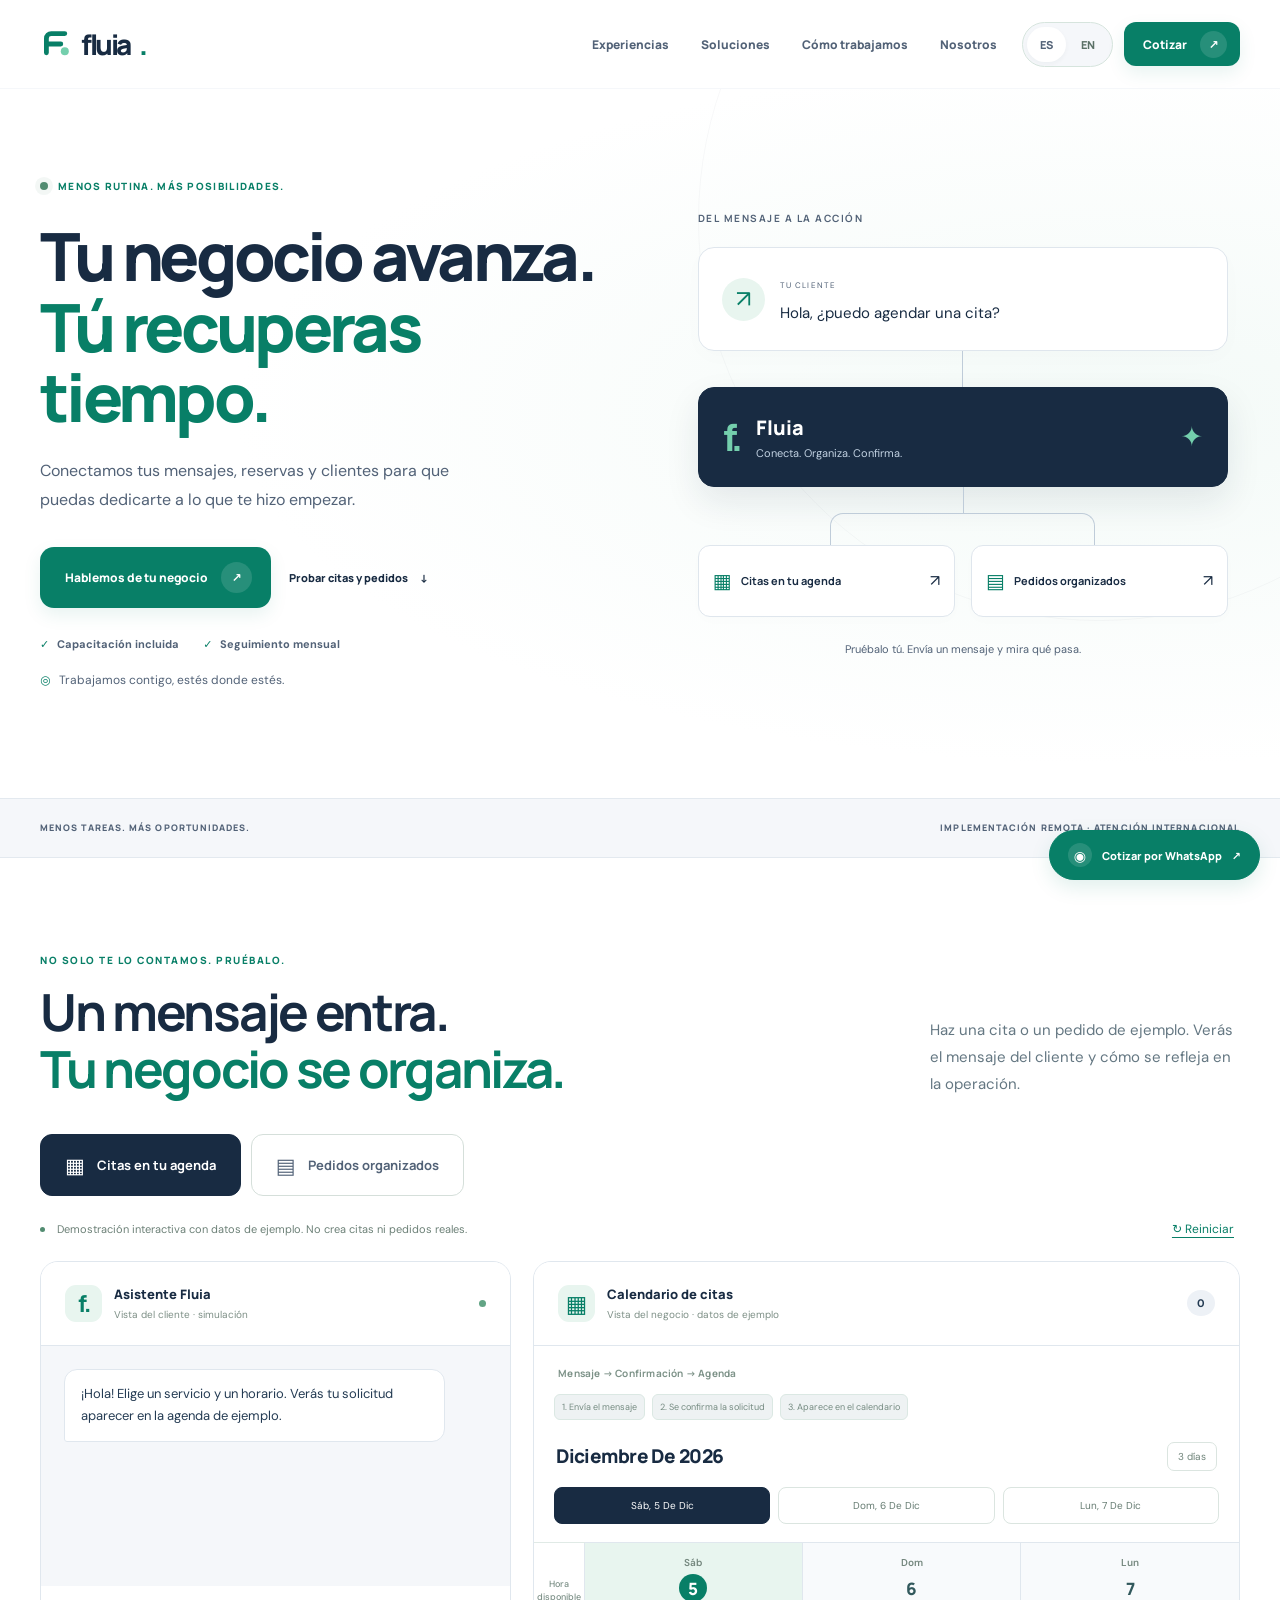
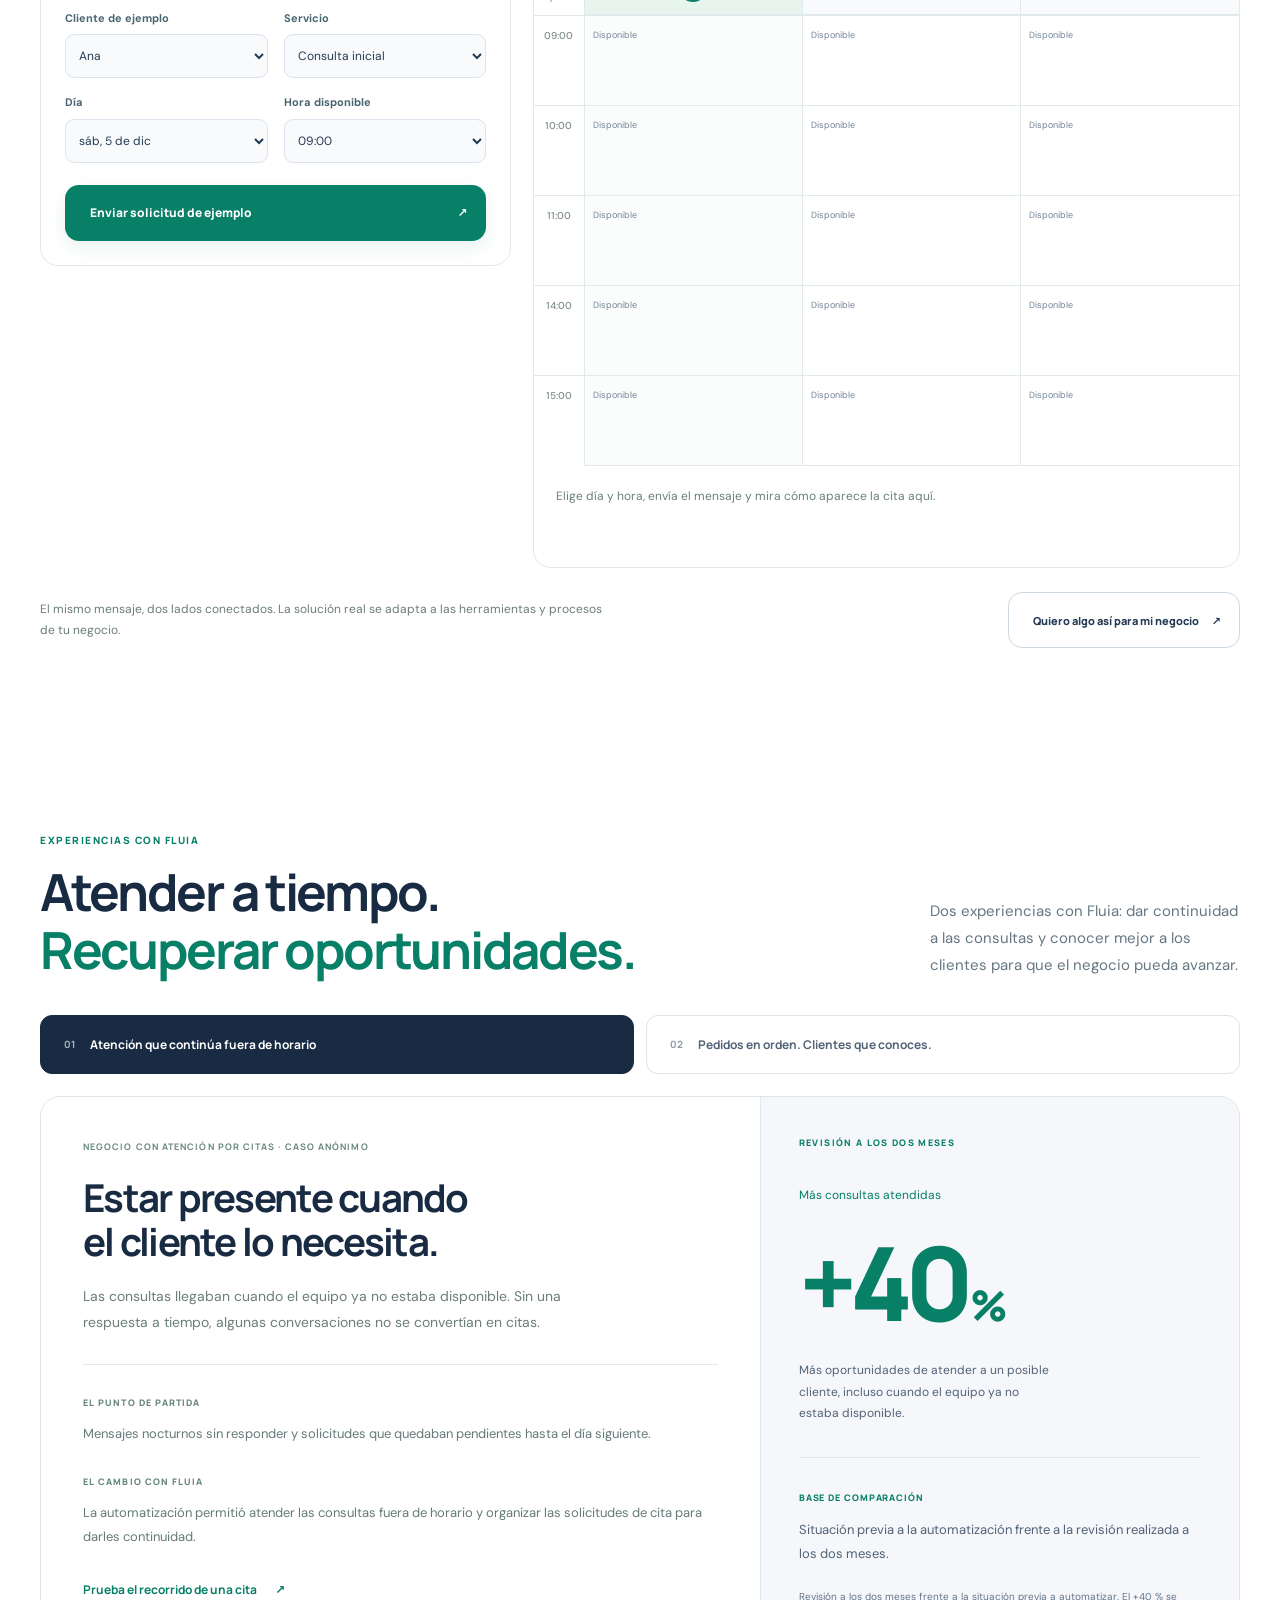
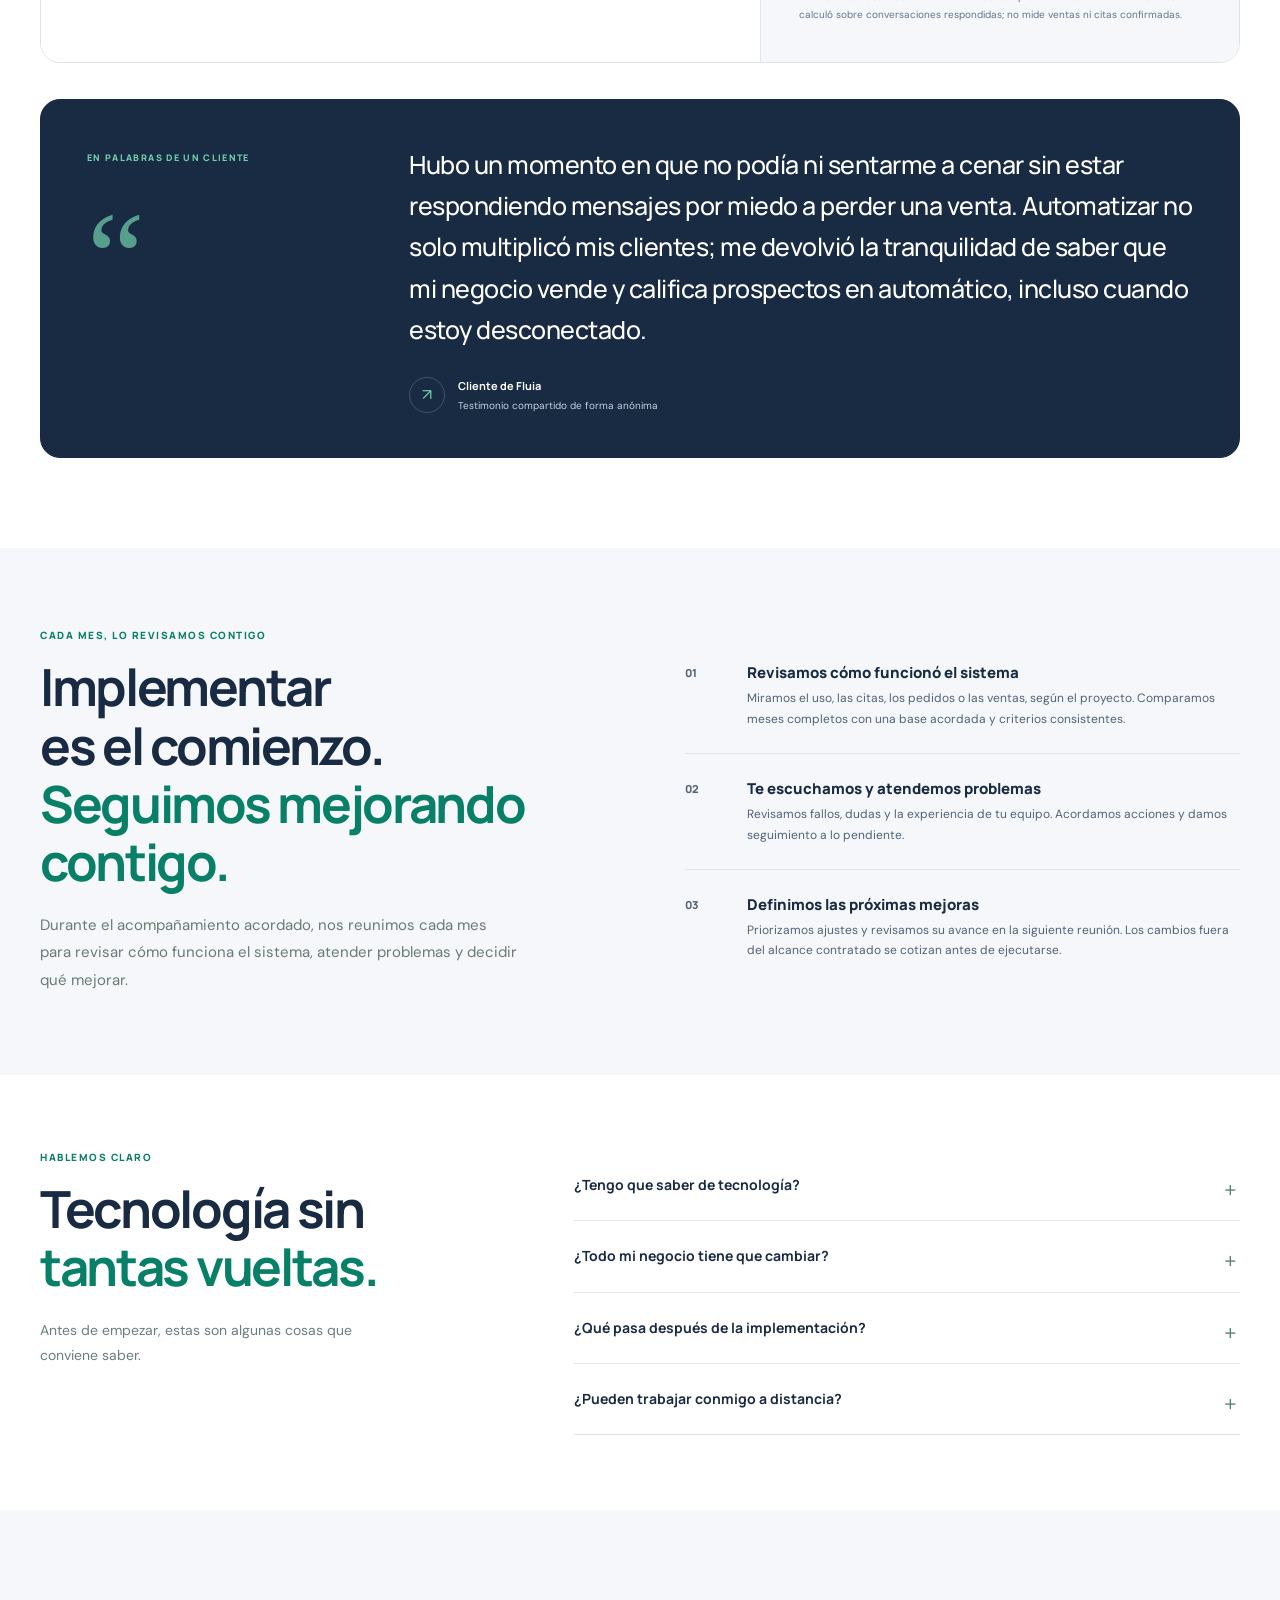
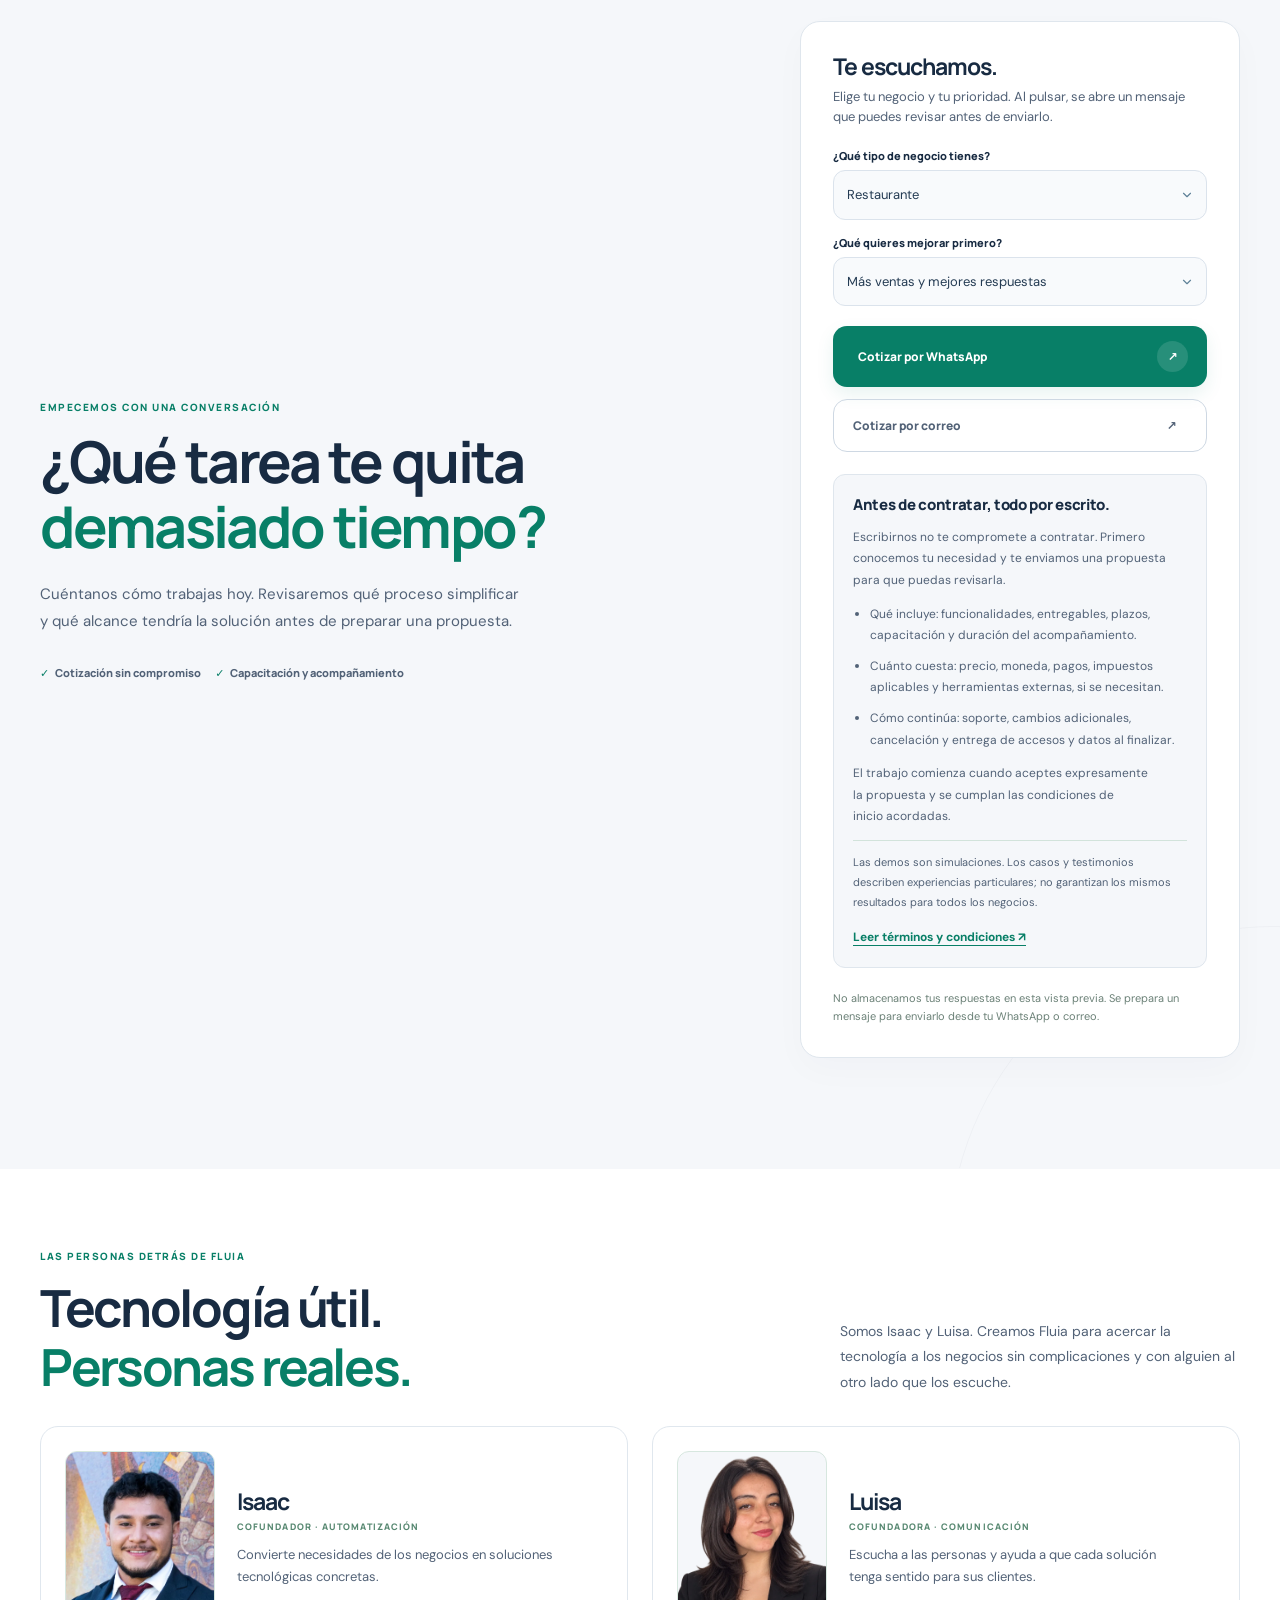
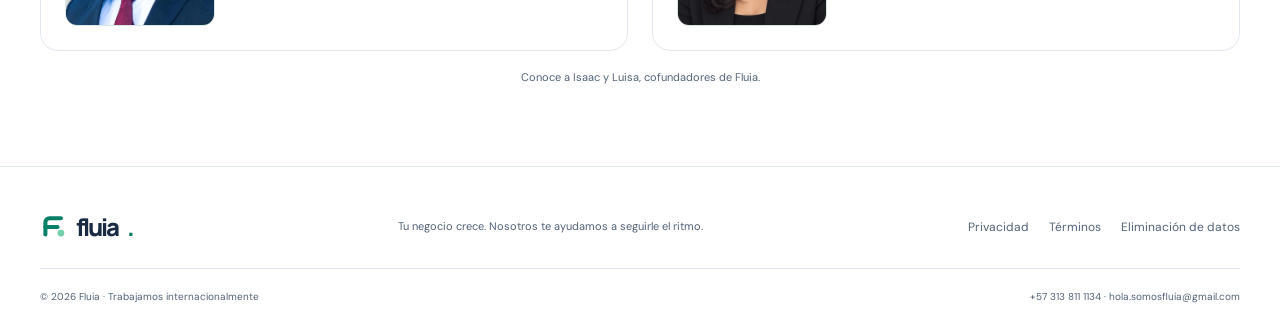
<file: index.html>
<!DOCTYPE html>
<html lang="es">
<head>
<meta charset="UTF-8"/><meta name="viewport" content="width=device-width,initial-scale=1"/>
<meta name="theme-color" content="#ffffff"/>
<meta name="description" content="Fluia: automatización que ayuda a vender más, organizar a tus clientes y recuperar tiempo. Implementación internacional, capacitación y acompañamiento mensual."/>
<title>Fluia — Automatización para negocios</title>
<link rel="preconnect" href="https://fonts.googleapis.com"><link rel="preconnect" href="https://fonts.gstatic.com" crossorigin>
<link href="https://fonts.googleapis.com/css2?family=DM+Sans:wght@400;500;600;700&family=Manrope:wght@400;500;600;700;800&display=swap" rel="stylesheet">
<style>
:root{--ink:#102d44;--navy:#09283d;--blue:#247cb9;--sky:#8cddfc;--mint:#b5eed3;--pale:#f5faff;--white:#fff;--gray:#5f7b8d;--line:#dbe8f1;--radius:27px;--font:'Manrope',system-ui,sans-serif;--body:'DM Sans',system-ui,sans-serif}
*{box-sizing:border-box}html{scroll-behavior:smooth;scroll-padding-top:95px}body{margin:0;background:#f6faff;color:var(--ink);font:16px/1.5 var(--body);overflow-x:hidden}body::selection{background:#b1eafd}h1,h2,h3,p{margin:0}h1,h2,h3{font-family:var(--font);line-height:1.08;letter-spacing:-.06em}a{text-decoration:none;color:inherit}button,select{font:inherit}button{cursor:pointer}button:focus-visible,a:focus-visible,select:focus-visible{outline:3px solid #5bc6ff;outline-offset:3px}.wrap{width:min(1210px,calc(100% - 64px));margin:auto}.small-cap{font:800 11px/1.5 var(--font);letter-spacing:.18em;text-transform:uppercase}.muted{color:#67849a}.btn{display:inline-flex;align-items:center;justify-content:center;gap:13px;border:1px solid transparent;border-radius:999px;padding:14px 18px 14px 24px;min-height:56px;font:800 13px var(--font);white-space:nowrap;transition:transform .25s,box-shadow .25s,background .25s,filter .25s;text-align:center}.btn:hover{transform:translateY(-3px)}.btn svg{flex:none}.btn .circle-arrow{width:31px;height:31px;display:grid;place-items:center;border-radius:50%;background:#ffffff28;transition:transform .25s}.btn:hover .circle-arrow{transform:rotate(45deg)}.btn-blue{background:#318fd4;color:#fff;box-shadow:0 15px 28px #0871af3d}.btn-blue:hover{background:#2077bc;box-shadow:0 19px 30px #0871af5b}.btn-white{background:white;color:var(--navy)}.btn-white .circle-arrow{background:#eaf5fd}.btn-outline{border-color:#b6d2e4;background:transparent;color:var(--ink)}.btn-outline:hover{background:white}.btn-mint{background:var(--mint);color:#133d44}.btn-mint .circle-arrow{background:#3a805f26}.accent{color:var(--sky)}.colorblue{color:var(--blue)}.green{color:var(--mint)}
/* header */
.header{position:sticky;top:0;z-index:60;background:rgba(247,251,255,.92);backdrop-filter:blur(20px);border-bottom:1px solid #dceaf269}.header .wrap{height:78px;display:flex;align-items:center;gap:25px}.brand{display:inline-flex;align-items:center;gap:9px;font:800 28px var(--font);letter-spacing:-.085em;line-height:1}.brand-symbol{height:32px;width:32px}.brand i{font-style:normal;color:#318fd4}.nav{margin-left:auto;display:flex;align-items:center;gap:32px}.nav a{font:800 12px var(--font);color:#58748a;transition:color .2s}.nav a:hover{color:#277cc0}.actions{display:flex;align-items:center;gap:11px}.languages{border:1px solid #cfe4f1;display:flex;gap:2px;background:#eaf5fc;padding:4px;border-radius:999px}.languages button{border:0;border-radius:999px;color:#6888a0;font:800 11px var(--font);padding:10px 13px;background:transparent;transition:.23s}.languages button[aria-pressed=true]{background:white;color:#1d73ad;box-shadow:0 3px 9px #134f7c22}.navquote{min-height:43px;padding:7px 12px 7px 18px;font-size:11px}.navquote .circle-arrow{width:27px;height:27px}.burger{display:none;border:1px solid #d4e5ef;background:white;border-radius:13px;width:43px;height:43px;font-size:20px;color:var(--ink)}.mobile-menu{display:none}
/* hero */
.hero{position:relative;background:#0a283d;color:white;min-height:730px;isolation:isolate;overflow:hidden}.hero:before{position:absolute;content:"";inset:0;background:radial-gradient(circle at 86% 26%,#2b94ca2b,transparent 35%),radial-gradient(circle at 4% 100%,#34b6da18,transparent 45%);z-index:-2}.hero:after{position:absolute;content:"";right:-265px;top:-340px;width:800px;height:800px;border:1px solid #90c8eb26;border-radius:50%;box-shadow:0 0 0 95px #c1eaff05,0 0 0 190px #c1eaff05;z-index:-1}.hero-layout{display:grid;grid-template-columns:1.04fr .96fr;gap:48px;align-items:center;padding:105px 0 91px}.hero-kicker{display:flex;align-items:center;gap:12px;color:#c4ebff;font:800 11px var(--font);letter-spacing:.15em;text-transform:uppercase;margin-bottom:25px}.live-dot{display:inline-block;height:8px;width:8px;background:#b4edd2;border-radius:50%;box-shadow:0 0 0 5px #b4edd215}.hero h1{font-size:clamp(48px,5.45vw,82px);font-weight:800;max-width:700px;line-height:1.035}.hero h1 span{color:#86d7fa}.hero p{color:#bbd1df;margin-top:23px;font-size:16px;line-height:1.75;max-width:540px}.hero-ctas{display:flex;gap:10px;align-items:center;flex-wrap:wrap;margin-top:31px}.ghost-hero{font:800 12px var(--font);display:inline-flex;align-items:center;gap:12px;padding:15px;color:#d3eafb;transition:.2s}.ghost-hero:hover{color:white;transform:translateX(3px)}.proof-points{display:flex;gap:22px;flex-wrap:wrap;margin-top:31px;color:#bdd3df;font-size:11px;font-weight:700}.proof-points span{display:flex;gap:8px;align-items:center}.proof-points b{color:#9fe7dc;font-weight:900}.hero-orbit{position:relative;min-width:0}.orbit-tag{font:800 10px var(--font);color:#b2e6ff;letter-spacing:.13em;text-transform:uppercase;text-align:right;margin-bottom:12px;padding-right:10px}.demo-device{position:relative;border:1px solid #add9f06b;border-radius:24px;box-shadow:0 34px 70px #031d31a6,0 0 85px #2c9dda1a;overflow:hidden;background:#f9fcff;color:#133c57;transform:rotate(1.3deg);transition:transform .4s}.demo-device:hover{transform:rotate(0deg) translateY(-2px)}.devicebar{height:50px;background:#fff;border-bottom:1px solid #e3eef5;display:flex;align-items:center;gap:10px;padding:0 17px}.device-dots{display:flex;gap:5px}.device-dots i{height:7px;width:7px;border-radius:50%;background:#dbe8f2}.device-dots i:first-child{background:#8fc9f0}.devicebar strong{font:800 11px var(--font);margin-left:auto}.devicebar strong span{color:#2c91d2}.device-inner{padding:18px;display:grid;grid-template-columns:1.14fr .86fr;gap:13px}.device-title{font:800 10px var(--font);display:flex;justify-content:space-between;gap:8px;align-items:center;margin-bottom:14px}.mini-tag{padding:5px 9px;background:#eef1f2;color:#1c774c;font:800 9px var(--font);border-radius:90px}.conversation{background:white;border-radius:16px;border:1px solid #e2edf4;padding:14px;min-height:304px}.chat-line{font-size:11px;line-height:1.6;padding:11px 12px;margin:0 0 11px;border-radius:13px 13px 13px 3px;background:#edf5fa;opacity:0;transform:translateY(8px);transition:.4s;max-width:93%;color:#45647a}.chat-line.from-fluia{border-radius:13px 13px 3px 13px;background:#daf1ff;color:#1c638d;margin-left:auto}.chat-line.from-sale{background:#e4efea;color:#2c6d4e;font-weight:800}.chat-line.shown{opacity:1;transform:translateY(0)}.flow-steps{display:flex;flex-direction:column;gap:9px}.step{background:white;border-radius:14px;padding:12px;border:1px solid #e3edf5;display:flex;gap:9px;align-items:flex-start;transition:.25s;opacity:.58}.step.on{opacity:1;border-color:#b5e0f9;background:#eaf8ff;transform:translateX(-2px)}.step .ico{width:29px;height:29px;border-radius:10px;background:#e9f6fc;color:#3486b7;display:grid;place-items:center;flex:none;font-size:14px}.step strong{display:block;font:800 10px var(--font);line-height:1.4}.step small{display:block;font:600 9px var(--body);color:#8399a6;margin-top:2px;line-height:1.4}.device-footer{border-top:1px solid #e7eef5;background:#f1f8fe;padding:12px 16px;display:flex;align-items:center;gap:8px;flex-wrap:wrap}.tab{font:800 10px var(--font);border-radius:90px;border:1px solid #cbdfea;background:white;padding:8px 11px;color:#627c8f;transition:.2s}.tab[aria-pressed=true]{background:#1d6eaa;color:white;border-color:#1d6eaa}.reset-demo{font:800 10px var(--font);border:0;background:transparent;color:#2679b1;margin-left:auto}.floating-mint{position:absolute;right:-24px;bottom:-24px;transform:rotate(-3deg);display:flex;gap:10px;align-items:center;background:#dae8e2;color:#1b5364;box-shadow:0 19px 35px #001c2c83;padding:13px 16px;border-radius:15px;font:800 11px var(--font);max-width:260px}.floating-mint .emoji{font-size:21px}.hero-stripe{border-top:1px solid #88c7e629}.hero-stripe .wrap{min-height:51px;display:flex;justify-content:space-between;align-items:center;gap:16px;color:#bcd6e4;font:800 10px var(--font);letter-spacing:.12em;text-transform:uppercase}.hero-stripe b{color:#c7f2de}
/* results */
.results{background:#fff;padding:103px 0 108px}.section-header{display:flex;align-items:end;justify-content:space-between;gap:45px;margin-bottom:43px}.section-header h2{font-size:clamp(38px,4.6vw,64px);max-width:680px;margin-top:14px}.section-header p{color:#658296;font-size:15px;line-height:1.75;max-width:345px}.eyebrow{font:800 11px var(--font);color:#287cb8;letter-spacing:.18em;text-transform:uppercase}.result-grid{display:grid;grid-template-columns:1.1fr .9fr;gap:17px}.metric-card{position:relative;min-height:355px;border-radius:27px;padding:32px;overflow:hidden;display:flex;flex-direction:column;justify-content:space-between;isolation:isolate}.metric-card.dark{background:#12364f;color:white}.metric-card.light{background:#def2ff;color:#143953}.metric-card:after{content:"";position:absolute;width:410px;height:410px;border:1px solid #9bdaff58;border-radius:50%;bottom:-285px;right:-100px;box-shadow:0 0 0 70px #71c9fa12,0 0 0 140px #71c9fa0d;z-index:-1}.card-head{display:flex;justify-content:space-between;gap:10px;align-items:center;font:800 10px var(--font);letter-spacing:.14em;text-transform:uppercase}.verified{border-radius:99px;border:1px solid currentColor;opacity:.75;font-size:9px;padding:7px 10px;letter-spacing:.04em}.metric-number{font:800 clamp(79px,9vw,136px)/1 var(--font);letter-spacing:-.10em}.dark .metric-number{color:#9ce3ff}.light .metric-number{color:#247cb9}.metric-bottom{display:flex;align-items:end;justify-content:space-between;gap:20px}.metric-bottom strong{font:800 18px var(--font);letter-spacing:-.04em;max-width:260px}.metric-bottom small{font-size:11px;max-width:160px;line-height:1.6;text-align:right;opacity:.8}.result-footer{margin-top:16px;background:#f1f7fb;border:1px solid #e0ecf3;border-radius:20px;padding:17px 21px;display:flex;align-items:center;gap:20px}.result-footer p{font-size:13px;color:#617c8f;flex:1}.result-footer b{color:#173c57}.result-footer .btn{min-height:43px;padding:7px 11px 7px 17px;font-size:11px}.result-footer .circle-arrow{width:27px;height:27px}
/* what we do */
.sectors{padding:110px 0;background:#f3f9fe}.sectors .section-header{margin-bottom:34px}.sector-options{display:flex;flex-wrap:wrap;gap:9px;margin-bottom:25px}.sector-options button{border:1px solid #cbdfed;border-radius:999px;background:#fff;padding:12px 17px;color:#5c788b;font:800 12px var(--font);transition:.23s}.sector-options button[aria-pressed=true]{color:white;border-color:#164a6d;background:#164a6d;box-shadow:0 9px 18px #164a6d1d}.sector-panel{display:grid;grid-template-columns:.89fr 1.11fr;background:#fff;border:1px solid #d9e9f4;border-radius:29px;overflow:hidden;box-shadow:0 18px 48px #1c729516}.sector-copy{padding:42px}.sector-copy .eyebrow{font-size:10px}.sector-copy h3{font-size:clamp(28px,3.2vw,43px);margin:17px 0 15px}.sector-copy p{font-size:14px;line-height:1.8;color:#69869a;max-width:400px;margin-bottom:26px}.sector-visual{position:relative;background:linear-gradient(143deg,#dff4ff,#cde9f9);padding:36px;display:flex;align-items:center;justify-content:center;overflow:hidden}.sector-visual:before{content:"";position:absolute;top:-140px;right:-120px;width:400px;height:400px;border-radius:50%;background:#ffffff72}.sector-visual:after{content:"";position:absolute;left:-180px;bottom:-220px;width:450px;height:450px;border-radius:50%;border:1px solid #85c9ef}.stack{width:min(380px,100%);display:flex;flex-direction:column;gap:12px;position:relative;z-index:1}.stack-item{display:flex;align-items:center;gap:15px;background:#fff;box-shadow:0 12px 30px #2776a321;border-radius:16px;padding:17px 18px;transition:.35s}.stack-item:nth-child(2){transform:translateX(23px)}.stack-item:nth-child(3){transform:translateX(46px)}.stack-icon{height:39px;width:39px;background:#e4f5ff;border-radius:13px;display:grid;place-items:center;color:#217eb8;font-size:17px;flex:none}.stack-item strong{font:800 12px var(--font);display:block}.stack-item small{display:block;font-size:11px;color:#7b98a7;margin-top:3px}.service-cloud{display:flex;flex-wrap:wrap;gap:8px;margin-top:20px}.service-cloud span{font-size:11px;font-weight:800;padding:9px 13px;background:#e7f3fb;border:1px solid #d9e9f4;border-radius:999px;color:#47728c}
/* loyalty / support */
.loyalty{background:#fff;padding:111px 0}.loyalty-grid{display:grid;grid-template-columns:1fr 1fr;gap:90px;align-items:center}.loyalty h2,.support h2{font-size:clamp(39px,4.5vw,62px);margin:15px 0 21px}.loyalty p,.support p{font-size:15px;color:#6b879a;line-height:1.85;max-width:490px}.loyalty .btn{margin-top:26px}.loop-display{border:1px solid #d8eaf4;background:#f3faff;border-radius:28px;padding:23px;display:grid;gap:11px;position:relative;overflow:hidden}.loop-display:before{content:"";position:absolute;right:-80px;top:-80px;width:230px;height:230px;border-radius:50%;background:#c8edff86}.loop-row{position:relative;background:white;border:1px solid #e4eef4;border-radius:17px;padding:17px;display:flex;align-items:center;gap:13px;box-shadow:0 12px 25px #0f52780c}.loop-row i{font-style:normal;display:grid;place-items:center;height:38px;width:38px;border-radius:13px;background:#e5f5fe;color:#2b88c1}.loop-row strong{font:800 13px var(--font)}.loop-row span{color:#7b97a6;font-size:11px;margin-left:auto}.loop-row:nth-child(3){margin-left:25px}.loop-row:nth-child(4){margin-left:50px;background:#e7f1ed;border-color:#b5ebd1}.loop-disclaimer{color:#7895a5;font-size:10px;margin-top:5px}.support{background:#d9f0ff;padding:95px 0}.support-grid{display:grid;grid-template-columns:1fr 1fr;gap:90px;align-items:center}.support .eyebrow{color:#226f9b}.support-steps{display:grid;gap:0}.support-step{display:grid;grid-template-columns:50px 1fr;gap:12px;align-items:start;padding:20px 0;border-bottom:1px solid #a3cbe46c}.support-step:last-child{border-bottom:0}.support-step .num{font:800 11px var(--font);color:#267db7;padding-top:3px}.support-step strong{font:800 15px var(--font);display:block}.support-step small{color:#507c98;font-size:12px;line-height:1.7;display:block;margin-top:5px}
/* quote */
.quote{background:#0b2b41;color:white;padding:112px 0;position:relative;overflow:hidden}.quote:before{content:"";position:absolute;width:650px;height:650px;border-radius:50%;right:-320px;bottom:-410px;border:1px solid #93e2ff3b;box-shadow:0 0 0 80px #93e2ff07,0 0 0 160px #93e2ff05;pointer-events:none}.quote-grid{display:grid;grid-template-columns:1fr 440px;gap:90px;align-items:center;position:relative}.quote h2{font-size:clamp(42px,5vw,65px);margin:15px 0 21px}.quote p{color:#c3d7e2;font-size:15px;line-height:1.8;max-width:480px}.quote-points{display:flex;gap:14px;flex-wrap:wrap;margin-top:30px;font:800 11px var(--font);color:#b8e7eb}.quote-points span{display:flex;align-items:center;gap:6px}.form-card{background:white;color:#173b54;padding:27px;border-radius:25px;box-shadow:0 23px 50px #0315225a}.form-card h3{font-size:23px;margin-bottom:8px}.form-card p{font-size:12px;color:#668597;margin-bottom:22px;line-height:1.5}.form-card label{display:block;margin-bottom:7px;font:800 11px var(--font)}.form-card select{width:100%;appearance:none;border-radius:12px;border:1px solid #d7e5ef;background:#f7fbff;padding:14px 35px 14px 13px;color:#274c62;font-size:12px;margin-bottom:15px;background-image:url('data:image/svg+xml,%3Csvg xmlns="http://www.w3.org/2000/svg" width="14" height="14" viewBox="0 0 24 24" fill="none" stroke="%235e8198" stroke-width="2" stroke-linecap="round" stroke-linejoin="round"%3E%3Cpath d="m6 9 6 6 6-6"/%3E%3C/svg%3E');background-repeat:no-repeat;background-position:right 12px center}.form-card .btn{width:100%;min-height:54px;margin-top:5px;justify-content:space-between}.form-card .btn-outline{margin-top:9px;min-height:45px;padding:10px 19px}.form-disclaimer{font-size:10px;color:#7d98a6;margin-top:14px;line-height:1.6}
/* founders */
.people{background:#f8fbff;padding:109px 0 95px}.people-head{display:flex;justify-content:space-between;align-items:end;gap:35px;margin-bottom:30px}.people-head h2{font-size:clamp(39px,4vw,56px);margin-top:15px}.people-head p{font-size:14px;line-height:1.8;color:#668499;max-width:400px}.people-grid{display:grid;grid-template-columns:1fr 1fr;gap:16px}.person{padding:15px;background:white;border:1px solid #deebf3;border-radius:22px;display:flex;align-items:center;gap:19px}.portrait{width:140px;height:156px;flex:none;border-radius:18px;background:linear-gradient(180deg,#f6fbff,#e9f4fb);display:grid;place-items:center;position:relative;overflow:hidden;border:1px solid #d9eaf4}.portrait img{width:100%;height:100%;object-fit:cover;object-position:center top;display:block}.portrait.transparent{background:linear-gradient(180deg,#eef8ff,#ddeef8)}.person h3{font-size:23px;margin-bottom:6px}.person .role{font:800 9px var(--font);color:#348abb;letter-spacing:.1em;text-transform:uppercase;display:block;margin-bottom:10px}.person p{font-size:12px;line-height:1.7;color:#69879b;max-width:330px}.people-note{margin-top:18px;color:#7892a4;font-size:11px;text-align:center}
/* footer */
.footer{background:#071f2f;color:#d7eaf5;padding:35px 0 22px}.foot-row{display:flex;align-items:center;justify-content:space-between;gap:25px;padding-bottom:25px;border-bottom:1px solid #94cae51f}.foot-row .brand{font-size:24px}.foot-row .brand-symbol{width:27px}.foot-row p{font-size:11px;color:#a2bdcc}.foot-links{display:flex;flex-wrap:wrap;gap:20px;font-size:11px}.foot-links a:hover{color:#8bd7ff}.foot-bottom{display:flex;justify-content:space-between;gap:20px;align-items:center;padding-top:20px;font-size:10px;color:#799cb0}.float-wa{position:fixed;right:20px;bottom:20px;z-index:59;background:#c8f2de;color:#173a3e;box-shadow:0 10px 34px #092d3d3d;border:1px solid #93e3bd;border-radius:100px;padding:12px 16px;display:flex;align-items:center;gap:10px;font:800 11px var(--font);transition:transform .25s}.float-wa:hover{transform:translateY(-3px)}.float-wa .bubble-mark{background:#2f9163;color:white;border-radius:50%;display:grid;place-items:center;height:24px;width:24px;font-size:14px}.sr-only{position:absolute;width:1px;height:1px;overflow:hidden;clip:rect(0,0,0,0)}
@media(max-width:1020px){.nav{gap:16px}.nav a{font-size:10px}.hero-layout{gap:25px}.hero h1{font-size:clamp(45px,5.1vw,69px)}.demo-device{transform:none}.floating-mint{right:-8px}.quote-grid{gap:40px;grid-template-columns:1fr 390px}.loyalty-grid,.support-grid{gap:42px}}
@media(max-width:780px){.wrap{width:min(100% - 36px,650px)}.header .wrap{height:70px;gap:12px}.nav,.navquote{display:none}.actions{margin-left:auto}.burger{display:block}.mobile-menu{display:none;background:#f8fcff;border-top:1px solid #e0edf5;padding:15px 20px 22px}.mobile-menu.open{display:grid;gap:6px}.mobile-menu a{padding:12px;font:800 13px var(--font);border-radius:12px;background:#edf7ff}.hero{min-height:0}.hero-layout{grid-template-columns:1fr;gap:48px;padding:70px 0 60px}.hero h1{font-size:clamp(43px,8.7vw,73px)}.hero p{font-size:14px}.hero-orbit{max-width:540px;margin:auto;width:100%}.hero-stripe .wrap{justify-content:center;text-align:center}.hero-stripe .wrap span:last-child{display:none}.section-header,.people-head{display:block}.section-header p,.people-head p{margin-top:18px}.results,.sectors,.loyalty,.support,.quote,.people{padding:77px 0}.result-grid,.sector-panel,.loyalty-grid,.support-grid,.quote-grid,.people-grid{grid-template-columns:1fr}.metric-card{min-height:290px}.metric-number{font-size:clamp(80px,16vw,120px)}.result-footer{align-items:flex-start;flex-wrap:wrap}.sector-visual{min-height:285px}.sector-copy{padding:28px}.loyalty-grid,.support-grid,.quote-grid{gap:35px}.quote-grid{grid-template-columns:1fr}.form-card{max-width:530px;width:100%}.foot-row{flex-wrap:wrap}.foot-links{gap:12px}.person .portrait{width:130px}}
@media(max-width:470px){.brand{font-size:23px}.brand-symbol{height:27px;width:27px}.languages{padding:3px}.languages button{padding:9px 10px}.hero-layout{padding:59px 0 45px;gap:40px}.hero h1{font-size:clamp(42px,11vw,57px);letter-spacing:-.065em}.hero-ctas{gap:4px}.btn{min-height:50px;padding:10px 12px 10px 16px;font-size:11px}.btn .circle-arrow{width:27px;height:27px}.ghost-hero{font-size:11px}.proof-points{gap:11px;margin-top:25px}.proof-points span{font-size:10px}.device-inner{grid-template-columns:1.05fr .95fr;gap:6px;padding:8px}.conversation{min-height:281px;padding:9px}.device-title{font-size:9px;gap:1px}.mini-tag{font-size:8px;padding:4px}.chat-line{font-size:9px;padding:8px 9px}.flow-steps{gap:6px}.step{padding:8px;gap:5px}.step .ico{width:22px;height:22px;font-size:12px;border-radius:7px}.step strong{font-size:8px}.step small{font-size:7px}.device-footer{padding:9px;gap:5px}.tab{font-size:9px;padding:7px}.reset-demo{font-size:9px}.floating-mint{right:0;bottom:-25px;padding:10px;font-size:9px}.results,.sectors,.loyalty,.support,.quote,.people{padding:65px 0}.section-header{margin-bottom:28px}.section-header h2,.loyalty h2,.support h2,.quote h2,.people-head h2{font-size:38px}.metric-card{padding:24px;min-height:280px}.metric-number{font-size:88px}.metric-bottom strong{font-size:15px}.metric-bottom small{font-size:10px}.result-footer .btn{width:100%}.sector-options button{font-size:10px;padding:10px 13px}.sector-visual{padding:21px;min-height:264px}.stack-item{padding:13px}.stack-item:nth-child(2){transform:translateX(9px)}.stack-item:nth-child(3){transform:translateX(19px)}.loop-display{padding:12px}.loop-row{padding:13px;gap:8px}.loop-row strong{font-size:11px}.loop-row span{font-size:9px}.loop-row:nth-child(3){margin-left:10px}.loop-row:nth-child(4){margin-left:18px}.form-card{padding:19px}.person{gap:12px}.person .portrait{width:108px;height:140px}.person p{font-size:11px}.person h3{font-size:20px}.foot-row,.foot-bottom{align-items:start;flex-direction:column}.float-wa{bottom:13px;right:12px;padding:10px 12px;font-size:10px}}
@media(prefers-reduced-motion:reduce){*,*:before,*:after{scroll-behavior:auto!important;animation:none!important;transition:none!important;transform:none!important}}
</style>
<link rel="stylesheet" href="assets/refinement.css?v=2-mint">
<link rel="stylesheet" href="assets/experience.css?v=2-mint">
<link rel="stylesheet" href="assets/simulator.css?v=3-mint">
<link rel="stylesheet" href="assets/cases.css?v=2-mint">
<link rel="stylesheet" href="assets/light-theme.css?v=3-emerald">
</head>
<body>
<header class="header"><div class="wrap">
<a class="brand" href="#inicio" aria-label="Fluia inicio"><svg class="brand-symbol" viewBox="0 0 40 40" fill="none" aria-hidden="true"><path d="M8 31V13C8 9.7 10.7 7 14 7H31" stroke="#347969" stroke-width="6" stroke-linecap="round"/><path d="M8 20H26" stroke="#347969" stroke-width="6" stroke-linecap="round"/><circle cx="31" cy="29" r="5" fill="#99d6b9"/></svg>fluia<i>.</i></a>
<nav class="nav" aria-label="Navegación"><a href="#resultados" data-i="navResults">Resultados</a><a href="#soluciones" data-i="navSolutions">Soluciones</a><a href="#acompanamiento" data-i="navSupport">Cómo trabajamos</a><a href="#nosotros" data-i="navUs">Nosotros</a></nav>
<div class="actions"><div class="languages" aria-label="Idioma"><button class="lang" type="button" data-lang="es" aria-pressed="true">ES</button><button class="lang" type="button" data-lang="en" aria-pressed="false">EN</button></div><a href="#cotizacion" class="btn btn-blue navquote"><span data-i="headerQuote">Cotizar</span><span class="circle-arrow">↗</span></a><button type="button" class="burger" id="burger" aria-label="Abrir menú" aria-expanded="false">☰</button></div>
</div><div class="mobile-menu" id="mobileMenu"><a href="#resultados" data-i="navResults">Resultados</a><a href="#soluciones" data-i="navSolutions">Soluciones</a><a href="#acompanamiento" data-i="navSupport">Cómo trabajamos</a><a href="#cotizacion" data-i="headerQuote">Cotizar</a><a href="#nosotros" data-i="navUs">Nosotros</a></div></header>
<main>
<section class="hero" id="inicio"><div class="wrap hero-layout"><div class="hero-copy"><div class="hero-kicker"><span class="live-dot"></span><span data-i="heroKicker">AUTOMATIZACIÓN QUE IMPULSA TU NEGOCIO</span></div>
<h1 data-html="heroTitle">Más ventas.<br><span>Clientes que regresan.</span><br>Menos trabajo.</h1>
<p data-i="heroDesc">Automatizamos conversaciones, reservas y pedidos. Organizamos tus clientes y creamos oportunidades para que vuelvan a comprarte.</p>
<div class="hero-ctas"><a class="btn btn-blue" id="mainQuote" href="#cotizacion"><span data-i="heroBtn">Quiero una cotización</span><span class="circle-arrow">↗</span></a><a href="#soluciones" class="ghost-hero"><span data-i="heroSee">Mira cómo funciona</span> ↓</a></div>
<div class="proof-points"><span><b>✓</b> <span data-i="benefit1">Capacitación incluida</span></span><span><b>✓</b> <span data-i="benefit2">Seguimiento mensual</span></span></div>
<p style="margin-top:17px;font-size:12px;display:flex;align-items:center;gap:9px;color:#b5d6e7"><span style="color:#a0e9c6">◎</span> <span data-i="world">Trabajamos contigo, estés donde estés.</span></p></div>
<div class="hero-orbit hero-map"><div class="map-caption" data-i="mapCaption">DEL MENSAJE A LA ACCIÓN</div><div class="map-message"><span class="map-avatar">↗</span><div><small data-i="mapCustomer">TU CLIENTE</small><p data-i="mapMessage">Hola, ¿puedo agendar una cita?</p></div></div><div class="map-connector" aria-hidden="true"></div><div class="map-hub"><span class="hub-symbol">f.</span><div><strong>Fluia</strong><small data-i="mapHub">Conecta. Organiza. Confirma.</small></div><span class="hub-spark">✦</span></div><div class="map-branches" aria-hidden="true"></div><div class="map-destinations"><a href="#soluciones" data-open-demo="appointments"><span>▦</span><strong data-i="demoAppointments">Citas en tu agenda</strong> ↗</a><a href="#soluciones" data-open-demo="orders"><span>▤</span><strong data-i="demoOrders">Pedidos organizados</strong> ↗</a></div><p class="map-footnote" data-i="mapFootnote">Pruébalo tú. Envía un mensaje y mira qué pasa.</p></div>
</div><div class="hero-stripe"><div class="wrap"><span data-i="strip1">MENOS TAREAS. MÁS OPORTUNIDADES.</span><span data-i="strip2">IMPLEMENTACIÓN REMOTA · ATENCIÓN INTERNACIONAL</span></div></div></section>
<section class="simulator-section" id="soluciones"><div class="wrap"><div class="lab-heading"><div><div class="eyebrow" data-i="simKicker">NO SOLO TE LO CONTAMOS. PRUÉBALO.</div><h2 data-html="simTitle">Un mensaje entra.<br><span class="colorblue">Tu negocio se organiza.</span></h2></div><p data-i="simIntro">Haz una cita o un pedido de ejemplo. Verás el mensaje del cliente y cómo se refleja en la operación.</p></div><div class="sim-tabs" role="group" aria-label="Demo"><button type="button" data-sim="appointments" aria-pressed="true"><span>▦</span><span data-i="demoAppointments">Citas en tu agenda</span></button><button type="button" data-sim="orders" aria-pressed="false"><span>▤</span><span data-i="demoOrders">Pedidos organizados</span></button></div><div class="sim-notice"><span class="live-dot"></span><span data-i="simNotice">Demostración interactiva con datos de ejemplo. No crea citas ni pedidos reales.</span><button id="resetSimulation" type="button" data-i="simReset">↻ Reiniciar</button></div><div class="sim-grid"><div class="sim-chat"><div class="sim-panel-heading"><span class="sim-avatar">f.</span><div><strong data-i="simAssistant">Asistente Fluia</strong><small data-i="simPreview">Vista del cliente · simulación</small></div><span class="online-dot"></span></div><div id="simMessages" class="sim-messages" role="log" aria-live="polite" aria-relevant="additions"></div><form id="simForm" class="sim-form"><div id="simFields"></div><button type="submit" class="btn btn-blue" id="simSend"><span data-i="simSend">Enviar solicitud de ejemplo</span><span>↗</span></button></form></div><div class="sim-operation"><div class="sim-panel-heading"><span class="operation-icon">▦</span><div><strong id="operationTitle"></strong><small data-i="simBusinessView">Vista del negocio · datos de ejemplo</small></div><span class="operation-count" id="operationCount">0</span></div><div id="simBoard"></div><p id="simStatus" class="sim-status" role="status" aria-live="polite"></p></div></div><div class="sim-bottom"><p data-i="simBottom">El mismo mensaje, dos lados conectados. La solución real se adapta a las herramientas y procesos de tu negocio.</p><a class="btn btn-outline" href="#cotizacion" id="simContact"><span data-i="simContact">Quiero algo así para mi negocio</span> ↗</a></div></div></section><section class="client-cases" id="resultados"><div class="wrap"><div class="lab-heading"><div><div class="eyebrow" data-i="casesKicker">EXPERIENCIAS CON FLUIA</div><h2 data-html="casesTitle">Atender a tiempo.<br><span class="colorblue">Recuperar oportunidades.</span></h2></div><p data-i="casesIntro">Dos experiencias con Fluia: dar continuidad a las consultas y conocer mejor a los clientes para que el negocio pueda avanzar.</p></div><div class="case-selector" role="group" aria-label="Casos / Cases"><button type="button" data-case="appointments" aria-pressed="true"><span>01</span><span data-i="caseTabAppointments">Atención que continúa fuera de horario</span></button><button type="button" data-case="orders" aria-pressed="false"><span>02</span><span data-i="caseTabOrders">Pedidos en orden. Clientes que conoces.</span></button></div><article class="client-case" id="caseAppointments"><div class="case-story"><div class="case-label" data-i="caseAppointmentLabel">NEGOCIO CON ATENCIÓN POR CITAS · CASO ANÓNIMO</div><h3 data-i="caseAppointmentTitle">Estar presente cuando el cliente lo necesita.</h3><p data-i="caseAppointmentIntro">Las consultas llegaban cuando el equipo ya no estaba disponible. Sin una respuesta a tiempo, algunas conversaciones no se convertían en citas.</p><div class="case-changes"><div><span data-i="caseBefore">EL PUNTO DE PARTIDA</span><p data-i="caseAppointmentBefore">Mensajes nocturnos sin responder y solicitudes que quedaban pendientes hasta el día siguiente.</p></div><div><span data-i="caseWithFluia">EL CAMBIO CON FLUIA</span><p data-i="caseAppointmentAfter">La automatización permitió atender las consultas fuera de horario y organizar las solicitudes de cita para darles continuidad.</p></div></div><a href="#soluciones" class="case-demo-link" data-open-demo="appointments"><span data-i="caseTryAppointments">Prueba el recorrido de una cita</span> ↗</a></div><div class="case-evidence case-confirmed-metric"><span class="eyebrow" data-i="caseSalesLabel">REVISIÓN A LOS DOS MESES</span><div class="case-metric"><span data-i="caseAppointmentMetricLabel">Más consultas atendidas</span><strong>+40<span>%</span></strong><p data-i="caseAppointmentMetricText">Más oportunidades de atender a un posible cliente, incluso cuando el equipo ya no estaba disponible.</p></div><div class="case-measurement"><span data-i="caseMeasurementLabel">BASE DE COMPARACIÓN</span><p data-i="caseMeasurementText">Situación previa a la automatización frente a la revisión realizada a los dos meses.</p></div><p class="case-source" data-i="caseSource">Revisión a los dos meses frente a la situación previa a automatizar. El +40 % se calculó sobre conversaciones respondidas; no mide ventas ni citas confirmadas.</p></div></article><article class="client-case" id="caseOrders" hidden><div class="case-story"><div class="case-label" data-i="caseOrderLabel">NEGOCIO DE PEDIDOS · CASO ANÓNIMO</div><h3 data-i="caseOrderTitle">Más orden para atender. Más información para fidelizar.</h3><p data-i="caseOrderIntro">En los momentos de mayor demanda, registrar todo a mano saturaba al equipo, generaba confusiones y consumía tiempo. Además, la información de los clientes estaba dispersa.</p><div class="case-changes"><div><span data-i="caseBefore">EL PUNTO DE PARTIDA</span><p data-i="caseOrderBefore">Pedidos manuales y sin una base de datos consolidada para reconocer a los clientes que volvían.</p></div><div><span data-i="caseWithFluia">EL CAMBIO CON FLUIA</span><p data-i="caseOrderAfter">Con Fluia, organizaron los pedidos y consolidaron una base de datos de clientes. Esto les permitió reconocer a quienes volvían y plantear acciones para fidelizarlos.</p></div></div><a href="#soluciones" class="case-demo-link" data-open-demo="orders"><span data-i="caseTryOrders">Prueba el recorrido de un pedido</span> ↗</a></div><div class="case-evidence case-order-evidence"><div class="case-metric"><span data-i="caseOrderMetricLabel">Crecimiento de su base de clientes</span><strong>+70<span>%</span></strong><p data-i="caseOrderMetricText">De datos dispersos a una base que les permite reconocer quién vuelve y pensar en beneficios para sus clientes leales.</p></div><span class="eyebrow" data-i="caseOrderFocus">CAMBIOS REPORTADOS POR EL NEGOCIO</span><div class="case-order-point"><span>01 /</span><h4 data-i="caseOrderPoint1">Una operación más sólida</h4><p data-i="caseOrderPoint1Text">El negocio reportó una mejora en su operación y un aumento de las ventas tras organizar el proceso de pedidos.</p></div><div class="case-order-point"><span>02 /</span><h4 data-i="caseOrderPoint2">Reconocer a sus clientes leales</h4><p data-i="caseOrderPoint2Text">Una base de datos consolidada les permitió identificar a los clientes recurrentes y plantear bonos o descuentos dirigidos a ellos.</p></div><div class="case-order-point"><span>03 /</span><h4 data-i="caseOrderPoint3">Más margen para seguir creciendo</h4><p data-i="caseOrderPoint3Text">Con el aumento de ventas, pudieron destinar parte de esos ingresos a otras necesidades del negocio.</p></div><p class="case-source" data-i="caseOrderSource">Revisión a los dos meses frente a la situación previa a automatizar. El +70 % se calculó sobre clientes registrados en la base de datos; no mide ventas.</p></div></article><figure class="client-testimonial"><div class="testimonial-intro"><span class="eyebrow" data-i="testimonialKicker">EN PALABRAS DE UN CLIENTE</span><span class="testimonial-mark" aria-hidden="true">“</span></div><div class="testimonial-body"><blockquote><p data-i="testimonialQuote">Hubo un momento en que no podía ni sentarme a cenar sin estar respondiendo mensajes por miedo a perder una venta. Automatizar no solo multiplicó mis clientes; me devolvió la tranquilidad de saber que mi negocio vende y califica prospectos en automático, incluso cuando estoy desconectado.</p></blockquote><figcaption><span class="testimonial-avatar" aria-hidden="true">↗</span><div><strong data-i="testimonialAuthor">Cliente de Fluia</strong><span data-i="testimonialAttribution">Testimonio compartido de forma anónima</span></div></figcaption></div></figure></div></section><section class="support" id="acompanamiento"><div class="wrap support-grid"><div><div class="eyebrow" data-i="supportKicker">CADA MES, LO REVISAMOS CONTIGO</div><h2 data-html="supportTitle">Implementar es el comienzo.<br><span class="colorblue">Seguimos mejorando contigo.</span></h2><p data-i="supportDesc">Durante el acompañamiento acordado, nos reunimos cada mes para revisar cómo funciona el sistema, atender problemas y decidir qué mejorar.</p></div><div class="support-steps"><div class="support-step"><div class="num">01</div><div><strong data-i="support1">Revisamos cómo funcionó el sistema</strong><small data-i="support1sub">Miramos el uso, las citas, los pedidos o las ventas, según el proyecto. Comparamos meses completos con una base acordada y criterios consistentes.</small></div></div><div class="support-step"><div class="num">02</div><div><strong data-i="support2">Te escuchamos y atendemos problemas</strong><small data-i="support2sub">Revisamos fallos, dudas y la experiencia de tu equipo. Acordamos acciones y damos seguimiento a lo pendiente.</small></div></div><div class="support-step"><div class="num">03</div><div><strong data-i="support3">Definimos las próximas mejoras</strong><small data-i="support3sub">Priorizamos ajustes y revisamos su avance en la siguiente reunión. Los cambios fuera del alcance contratado se cotizan antes de ejecutarse.</small></div></div></div></div></section>
<section class="questions"><div class="wrap questions-grid"><div><div class="eyebrow" data-i="faqKicker">HABLEMOS CLARO</div><h2 data-html="faqTitle">Tecnología sin<br><span class="colorblue">tantas vueltas.</span></h2><p data-i="faqIntro">Antes de empezar, estas son algunas cosas que conviene saber.</p></div><div class="faq-list"><details><summary data-i="faqQ1">¿Tengo que saber de tecnología?</summary><p data-i="faqA1">No. Adaptamos la solución a tu operación y capacitamos a tu equipo para que pueda utilizarla en el día a día.</p></details><details><summary data-i="faqQ2">¿Todo mi negocio tiene que cambiar?</summary><p data-i="faqA2">Empezamos por escuchar cómo trabajas y definir qué proceso tiene sentido simplificar. La solución se plantea a partir de esa conversación.</p></details><details><summary data-i="faqQ3">¿Qué pasa después de la implementación?</summary><p data-i="faqA3">Seguimos en contacto. Las reuniones mensuales sirven para resolver dudas, revisar la experiencia y evaluar mejoras.</p></details><details><summary data-i="faqQ4">¿Pueden trabajar conmigo a distancia?</summary><p data-i="faqA4">Sí. La implementación y el acompañamiento son remotos. Cuéntanos en qué país estás y qué necesita tu negocio.</p></details></div></div></section>
<section class="quote" id="cotizacion"><div class="wrap quote-grid"><div><div class="eyebrow" style="color:#94d9f8" data-i="quoteKicker">TU SIGUIENTE CLIENTE PUEDE ESTAR ESPERANDO</div><h2 data-html="quoteTitle">Tu negocio puede ir más lejos.<br><span class="accent">Hablemos de cómo.</span></h2><p data-i="quoteDesc">Dinos qué te gustaría mejorar. Te ayudaremos a encontrar una solución adecuada para tu operación, estés en el país que estés.</p><div class="quote-points"><span><span class="green">✓</span> <span data-i="quotePoint1">Cotización sin compromiso</span></span><span><span class="green">✓</span> <span data-i="quotePoint2">Capacitación y acompañamiento</span></span></div></div><div class="form-card"><h3 data-i="formTitle">Empecemos por lo esencial.</h3><p data-i="formDesc">Dos preguntas. Una conversación que puede cambiar tu forma de trabajar.</p><label for="business" data-i="formSector">¿Qué tipo de negocio tienes?</label><select id="business"><option value="restaurant" data-i="restaurant">Restaurante</option><option value="hotel" data-i="hotelSector">Hotel / turismo</option><option value="clinic" data-i="clinic">Consultorio</option><option value="other" data-i="otherSector">Otro negocio</option></select><label for="goal" data-i="formGoal">¿Qué quieres mejorar primero?</label><select id="goal"><option value="sales" data-i="goal1">Más ventas y mejores respuestas</option><option value="clients" data-i="goal2">Base de clientes y seguimiento</option><option value="orders" data-i="goal3">Pedidos y reservas</option><option value="other" data-i="goal4">Otro proceso</option></select><button class="btn btn-blue" type="button" id="sendWhatsApp"><span data-i="whatsBtn">Cotizar por WhatsApp</span><span class="circle-arrow">↗</span></button><button type="button" class="btn btn-outline" id="sendMail"><span data-i="mailBtn">Cotizar por correo</span><span class="circle-arrow">↗</span></button><aside class="contract-clarity" id="antes-de-contratar" aria-labelledby="contractTitle"><h4 id="contractTitle" data-i="contractTitle">Antes de contratar, todo por escrito.</h4><p data-i="contractIntro">Escribirnos no te compromete a contratar. Primero conocemos tu necesidad y te enviamos una propuesta para que puedas revisarla.</p><ul><li data-i="contractScope">Qué incluye: funcionalidades, entregables, plazos, capacitación y duración del acompañamiento.</li><li data-i="contractCosts">Cuánto cuesta: precio, moneda, pagos, impuestos aplicables y herramientas externas, si se necesitan.</li><li data-i="contractChanges">Cómo continúa: soporte, cambios adicionales, cancelación y entrega de accesos y datos al finalizar.</li></ul><p data-i="contractStart">El trabajo comienza cuando aceptes expresamente la propuesta y se cumplan las condiciones de inicio acordadas.</p><p class="contract-demo" data-i="contractDemo">Las demos son simulaciones. Los casos y testimonios describen experiencias particulares; no garantizan los mismos resultados para todos los negocios.</p><a href="terminos.html" data-i="contractLink">Leer términos y condiciones ↗</a></aside><div class="form-disclaimer" data-i="formPrivacy">No almacenamos tus respuestas en esta vista previa. Se prepara un mensaje para enviarlo desde tu WhatsApp o correo.</div></div></div></section>
<section class="people" id="nosotros"><div class="wrap"><div class="people-head"><div><div class="eyebrow" data-i="peopleKicker">LAS PERSONAS DETRÁS DE FLUIA</div><h2 data-html="peopleTitle">Tecnología útil.<br><span class="colorblue">Personas reales.</span></h2></div><p data-i="peopleDesc">Somos Isaac y Luisa. Creamos Fluia para acercar la tecnología a los negocios sin complicaciones y con alguien al otro lado que los escuche.</p></div><div class="people-grid"><article class="person"><div class="portrait" aria-label="Fotografía de Isaac, cofundador de Fluia"><img loading="lazy" decoding="async" src="[data-uri]" alt="Isaac, cofundador de Fluia"></div><div><h3>Isaac</h3><span class="role" data-i="isaacRole">COFUNDADOR · AUTOMATIZACIÓN</span><p data-i="isaacDesc">Convierte necesidades de los negocios en soluciones tecnológicas concretas.</p></div></article><article class="person"><div class="portrait transparent" aria-label="Fotografía de Luisa, cofundadora de Fluia"><img loading="lazy" decoding="async" src="[data-uri]" alt="Luisa, cofundadora de Fluia"></div><div><h3>Luisa</h3><span class="role" data-i="luisaRole">COFUNDADORA · COMUNICACIÓN</span><p data-i="luisaDesc">Escucha a las personas y ayuda a que cada solución tenga sentido para sus clientes.</p></div></article></div><p class="people-note" data-i="photoNote">Conoce a Isaac y Luisa, cofundadores de Fluia.</p></div></section>
</main>
<footer class="footer"><div class="wrap"><div class="foot-row"><a class="brand" href="#inicio"><svg class="brand-symbol" viewBox="0 0 40 40" fill="none" aria-hidden="true"><path d="M8 31V13C8 9.7 10.7 7 14 7H31" stroke="#8CDDFC" stroke-width="6" stroke-linecap="round"/><path d="M8 20H26" stroke="#8CDDFC" stroke-width="6" stroke-linecap="round"/><circle cx="31" cy="29" r="5" fill="#b7eed4"/></svg>fluia<i>.</i></a><p data-i="footTag">Tu negocio crece. Nosotros te ayudamos a seguirle el ritmo.</p><div class="foot-links"><a href="https://somosfluia.github.io/fluia/privacidad.html" target="_blank" rel="noopener" data-i="privacy">Privacidad</a><a href="https://somosfluia.github.io/fluia/terminos.html" target="_blank" rel="noopener" data-i="terms">Términos</a><a href="https://somosfluia.github.io/fluia/eliminacion-datos.html" target="_blank" rel="noopener" data-i="delete">Eliminación de datos</a></div></div><div class="foot-bottom"><span>© <span id="year">2026</span> Fluia · <span data-i="worldShort">Trabajamos internacionalmente</span></span><span>+57 313 811 1134 · hola.somosfluia@gmail.com</span></div></div></footer>
<a class="float-wa" target="_blank" rel="noopener" id="floatingWhats" href="https://wa.me/573138111134" aria-label="Solicitar cotización por WhatsApp"><span class="bubble-mark">◉</span><span data-i="floatWhats">Cotizar por WhatsApp</span> ↗</a>
<script>
const T={es:{navResults:'Resultados',navSolutions:'Soluciones',navSupport:'Cómo trabajamos',navUs:'Nosotros',headerQuote:'Cotizar',heroKicker:'AUTOMATIZACIÓN QUE IMPULSA TU NEGOCIO',heroTitle:'Más ventas.<br><span>Clientes que regresan.</span><br>Menos trabajo.',heroDesc:'Automatizamos conversaciones, reservas y pedidos. Organizamos tus clientes y creamos oportunidades para que vuelvan a comprarte.',heroBtn:'Quiero una cotización',heroSee:'Mira cómo funciona',benefit1:'Capacitación incluida',benefit2:'Seguimiento mensual',world:'Trabajamos contigo, estés donde estés.',demoLabel:'MIRA UNA VENTA EN MOVIMIENTO ↙',chatTitle:'Conversación de ejemplo',chatStatus:'● En línea',restaurant:'Restaurante',hotel:'Hotel',clinic:'Consultorio',repeat:'↻ Repetir',float:'Mientras tú trabajas, Fluia sigue atendiendo.',strip1:'MENOS TAREAS. MÁS OPORTUNIDADES.',strip2:'IMPLEMENTACIÓN REMOTA · ATENCIÓN INTERNACIONAL',resultsKicker:'RESULTADOS DE PROYECTOS REALES',resultsTitle:'No hablamos de posibilidades.<br><span class="colorblue">Mostramos resultados.</span>',resultsDesc:'Dos meses de trabajo. Procesos más ágiles, seguimiento a los clientes y mejoras observadas en cada negocio.',caseRestaurant:'RESTAURANTE DE COMIDAS RÁPIDAS',twoMonths:'EN 2 MESES',restaurantMetric:'Mejora del rendimiento operativo',restaurantNote:'Mejor atención, pedidos organizados y menos oportunidades perdidas.',caseHotel:'HOTEL',hotelMetric:'Incremento en ventas',hotelNote:'Atención ágil, seguimiento y clientes frecuentes.',caseClinic:'Consultorio médico:',clinicNote:'citas organizadas, recordatorios y menos tareas administrativas. Resultados compartidos con autorización; sin identificar a las empresas.',resultBtn:'Quiero una solución así',sectorKicker:'NO HAY DOS NEGOCIOS IGUALES',sectorTitle:'Dinos qué negocio tienes.<br><span class="colorblue">Te mostramos el camino.</span>',sectorDesc:'Elige tu sector y descubre qué podemos simplificar. Nada de paquetes genéricos que no encajan contigo.',hotelSector:'Hotel / turismo',otherSector:'Otro negocio',forBusiness:'PARA TU NEGOCIO',sectorCta:'Cotizar esta solución',service1:'WhatsApp',service2:'Reservas',service3:'Pedidos',service4:'Base de clientes',service5:'Inventario',service6:'Sitios web y visibilidad',loyalKicker:'NO ES SOLO VENDER UNA VEZ',loyalTitle:'Un cliente que vuelve<br><span class="colorblue">vale una nueva oportunidad.</span>',loyalDesc:'Una venta puede ser el inicio de una relación. Te ayudamos a organizar una base de clientes, conocer sus preferencias y darles seguimiento con su autorización.',loyalBtn:'Quiero fidelizar a mis clientes',loyal1:'Una persona compra',loyal2:'Se registra con autorización',loyal3:'Recibe un seguimiento oportuno',loyal4:'Tiene motivos para regresar',loyalPrivacy:'El uso de datos y los mensajes de seguimiento requieren las autorizaciones correspondientes.',supportKicker:'NO TE DEJAMOS SOLO',supportTitle:'El software se entrega.<br><span class="colorblue">El acompañamiento continúa.</span>',supportDesc:'No queremos que una herramienta termine olvidada. Te enseñamos a usarla y nos reunimos cada mes para revisar cómo se adapta a tu negocio.',support1:'Lo adaptamos a tu operación',support1sub:'Empezamos por escuchar cómo trabajas.',support2:'Capacitamos a tu equipo',support2sub:'Para que realmente sepan utilizarlo.',support3:'Nos reunimos cada mes',support3sub:'Analizamos la experiencia, resolvemos dudas y evaluamos nuevas mejoras.',quoteKicker:'TU SIGUIENTE CLIENTE PUEDE ESTAR ESPERANDO',quoteTitle:'Tu negocio puede ir más lejos.<br><span class="accent">Hablemos de cómo.</span>',quoteDesc:'Dinos qué te gustaría mejorar. Te ayudaremos a encontrar una solución adecuada para tu operación, estés en el país que estés.',quotePoint1:'Cotización sin compromiso',quotePoint2:'Capacitación y acompañamiento',formTitle:'Empecemos por lo esencial.',formDesc:'Dos preguntas. Una conversación que puede cambiar tu forma de trabajar.',formSector:'¿Qué tipo de negocio tienes?',formGoal:'¿Qué quieres mejorar primero?',goal1:'Más ventas y mejores respuestas',goal2:'Base de clientes y seguimiento',goal3:'Pedidos y reservas',goal4:'Otro proceso',whatsBtn:'Cotizar por WhatsApp',mailBtn:'Cotizar por correo',formPrivacy:'No almacenamos tus respuestas en esta vista previa. Se prepara un mensaje para enviarlo desde tu WhatsApp o correo.',peopleKicker:'LAS PERSONAS DETRÁS DE FLUIA',peopleTitle:'Tecnología útil.<br><span class="colorblue">Personas reales.</span>',peopleDesc:'Somos Isaac y Luisa. Creamos Fluia para acercar la tecnología a los negocios sin complicaciones y con alguien al otro lado que los escuche.',photoSoon:'Fotografía original pendiente',isaacRole:'COFUNDADOR · AUTOMATIZACIÓN',isaacDesc:'Convierte necesidades de los negocios en soluciones tecnológicas concretas.',luisaRole:'COFUNDADORA · COMUNICACIÓN',luisaDesc:'Escucha a las personas y ayuda a que cada solución tenga sentido para sus clientes.',photoNote:'Conoce a Isaac y Luisa, cofundadores de Fluia.',footTag:'Tu negocio crece. Nosotros te ayudamos a seguirle el ritmo.',privacy:'Privacidad',terms:'Términos',delete:'Eliminación de datos',worldShort:'Trabajamos internacionalmente',floatWhats:'Cotizar por WhatsApp'},
en:{navResults:'Results',navSolutions:'Solutions',navSupport:'How we work',navUs:'About us',headerQuote:'Get a quote',heroKicker:'AUTOMATION THAT MOVES YOUR BUSINESS FORWARD',heroTitle:'More sales.<br><span>Customers who come back.</span><br>Less busywork.',heroDesc:'We automate conversations, bookings, and orders. We organize customer information and create opportunities to earn repeat business.',heroBtn:'Request a quote',heroSee:'See how it works',benefit1:'Training included',benefit2:'Monthly check-ins',world:'We work with you, wherever you are.',demoLabel:'WATCH A SALE UNFOLD ↙',chatTitle:'Sample conversation',chatStatus:'● Online',restaurant:'Restaurant',hotel:'Hotel',clinic:'Clinic',repeat:'↻ Replay',float:'While you work, Fluia keeps customers connected.',strip1:'LESS BUSYWORK. MORE OPPORTUNITIES.',strip2:'REMOTE SETUP · INTERNATIONAL SERVICE',resultsKicker:'REAL PROJECT RESULTS',resultsTitle:'Not just possibilities.<br><span class="colorblue">Real results.</span>',resultsDesc:'Two months of work. Faster workflows, customer follow-ups, and documented improvements in each business.',caseRestaurant:'FAST-FOOD RESTAURANT',twoMonths:'IN 2 MONTHS',restaurantMetric:'Operational performance improvement',restaurantNote:'Faster replies, organized orders, fewer missed opportunities.',caseHotel:'HOTEL',hotelMetric:'Increase in sales',hotelNote:'Faster service, follow-ups, and repeat guests.',caseClinic:'Medical clinic:',clinicNote:'organized appointments, reminders, and less administrative work. Results shared with permission; businesses remain anonymous.',resultBtn:'I want a solution like this',sectorKicker:'NO TWO BUSINESSES ARE THE SAME',sectorTitle:'Tell us what you run.<br><span class="colorblue">We’ll show you what’s possible.</span>',sectorDesc:'Choose your type of business to see what could be simpler. No one-size-fits-all packages.',hotelSector:'Hotel / tourism',otherSector:'Other business',forBusiness:'FOR YOUR BUSINESS',sectorCta:'Get a tailored quote',service1:'WhatsApp support',service2:'Bookings',service3:'Orders',service4:'Customer database',service5:'Inventory',service6:'Websites & visibility',loyalKicker:'IT’S NOT JUST ABOUT THE FIRST SALE',loyalTitle:'A returning customer<br><span class="colorblue">is another opportunity.</span>',loyalDesc:'A first purchase can start a relationship. We help organize customer records, understand preferences, and follow up with permission.',loyalBtn:'Build repeat business',loyal1:'Someone makes a purchase',loyal2:'They opt in to be recorded',loyal3:'They receive a timely follow-up',loyal4:'They have a reason to return',loyalPrivacy:'Customer information and follow-up messages require appropriate consent.',supportKicker:'WE DON’T LEAVE YOU ON YOUR OWN',supportTitle:'Software is delivered.<br><span class="colorblue">Support continues.</span>',supportDesc:'We don’t want a useful tool to go unused. We train your team and meet with you each month to check how it fits into your business.',support1:'We adapt it to your workflow',support1sub:'First, we listen to how you work.',support2:'We train your team',support2sub:'So they know how to use it.',support3:'We check in every month',support3sub:'We review how it is working, answer questions, and discuss improvements.',quoteKicker:'YOUR NEXT CUSTOMER COULD BE WAITING',quoteTitle:'Your business can go further.<br><span class="accent">Let’s talk about how.</span>',quoteDesc:'Tell us what you want to improve. We’ll help you find a solution for your business, wherever you are in the world.',quotePoint1:'No-obligation quote',quotePoint2:'Training and ongoing support',formTitle:'Start with what matters.',formDesc:'Two questions. One conversation that might change how you work.',formSector:'What kind of business do you run?',formGoal:'What would you like to improve first?',goal1:'More sales and faster replies',goal2:'Customer database and follow-ups',goal3:'Orders and bookings',goal4:'Another process',whatsBtn:'Get a quote on WhatsApp',mailBtn:'Get a quote by email',formPrivacy:'This preview does not store your answers. It prepares a message for you to send from your WhatsApp or email app.',peopleKicker:'THE PEOPLE BEHIND FLUIA',peopleTitle:'Useful technology.<br><span class="colorblue">Real people.</span>',peopleDesc:'We’re Isaac and Luisa. We built Fluia to make technology practical for businesses, without unnecessary complexity and with real people who listen.',photoSoon:'Original photo',isaacRole:'CO-FOUNDER · AUTOMATION',isaacDesc:'Turns everyday business needs into practical technology solutions.',luisaRole:'CO-FOUNDER · COMMUNICATION',luisaDesc:'Listens to people and helps make sure each solution works for the customers who use it.',photoNote:'Meet Isaac and Luisa, the co-founders of Fluia.',footTag:'Your business grows. We help you keep up.',privacy:'Privacy',terms:'Terms',delete:'Data deletion',worldShort:'Working internationally',floatWhats:'Quote on WhatsApp'}};
let lang='es',sector='restaurant',demo='restaurant',timers=[];
function applyLang(l){lang=l;document.documentElement.lang=l;document.querySelectorAll('[data-i]').forEach(el=>{let txt=T[l][el.dataset.i];if(txt!==undefined)el.textContent=txt});document.querySelectorAll('[data-html]').forEach(el=>{let txt=T[l][el.dataset.html];if(txt!==undefined)el.innerHTML=txt});document.querySelectorAll('[data-lang]').forEach(el=>el.setAttribute('aria-pressed',String(el.dataset.lang===l)));document.getElementById('burger').setAttribute('aria-label',l==='es'?'Abrir menú':'Open menu');syncWhats();try{localStorage.setItem('fluia_lang',l)}catch(e){}
}
function quoteMessage(){const b=document.getElementById('business'),g=document.getElementById('goal');const sectorText=b.options[b.selectedIndex].text,goalText=g.options[g.selectedIndex].text;return lang==='es'?`Hola, quiero solicitar una cotización a Fluia.\nTipo de negocio: ${sectorText}\nQuiero mejorar: ${goalText}\nMe interesa conocer cómo trabajar con ustedes de forma remota.`:`Hello, I would like to request a quote from Fluia.\nBusiness type: ${sectorText}\nI want to improve: ${goalText}\nI'd like to learn about working together remotely.`}
function sendQuote(mode){const message=quoteMessage();const url=mode==='wa'?'https://wa.me/573138111134?text='+encodeURIComponent(message):'mailto:hola.somosfluia@gmail.com?subject='+encodeURIComponent(lang==='es'?'Cotización de Fluia':'Fluia quote request')+'&body='+encodeURIComponent(message);window.open(url,'_blank','noopener,noreferrer')}
function syncWhats(){const hello=lang==='es'?'Hola, me interesa una cotización de Fluia para mi negocio.':'Hello, I would like a Fluia quote for my business.';const node=document.getElementById('floatingWhats');node.href='https://wa.me/573138111134?text='+encodeURIComponent(hello);node.setAttribute('aria-label',lang==='es'?'Cotizar por WhatsApp':'Request a quote on WhatsApp')}
document.querySelectorAll('[data-lang]').forEach(el=>el.addEventListener('click',()=>applyLang(el.dataset.lang)));document.getElementById('sendWhatsApp').addEventListener('click',()=>sendQuote('wa'));document.getElementById('sendMail').addEventListener('click',()=>sendQuote('mail'));document.getElementById('burger').addEventListener('click',()=>{const menu=document.getElementById('mobileMenu');const expanded=menu.classList.toggle('open');document.getElementById('burger').setAttribute('aria-expanded',String(expanded))});document.querySelectorAll('#mobileMenu a').forEach(a=>a.addEventListener('click',()=>{document.getElementById('mobileMenu').classList.remove('open');document.getElementById('burger').setAttribute('aria-expanded','false')}));document.getElementById('year').textContent=new Date().getFullYear();let saved='es';try{saved=localStorage.getItem('fluia_lang')||'es'}catch(e){}applyLang(saved==='en'?'en':'es');
</script>
<script src="assets/experience.js"></script>
<script src="assets/simulator.js?v=calendar-2"></script>
<script src="assets/cases.js"></script>
</body>
</html>
</file>
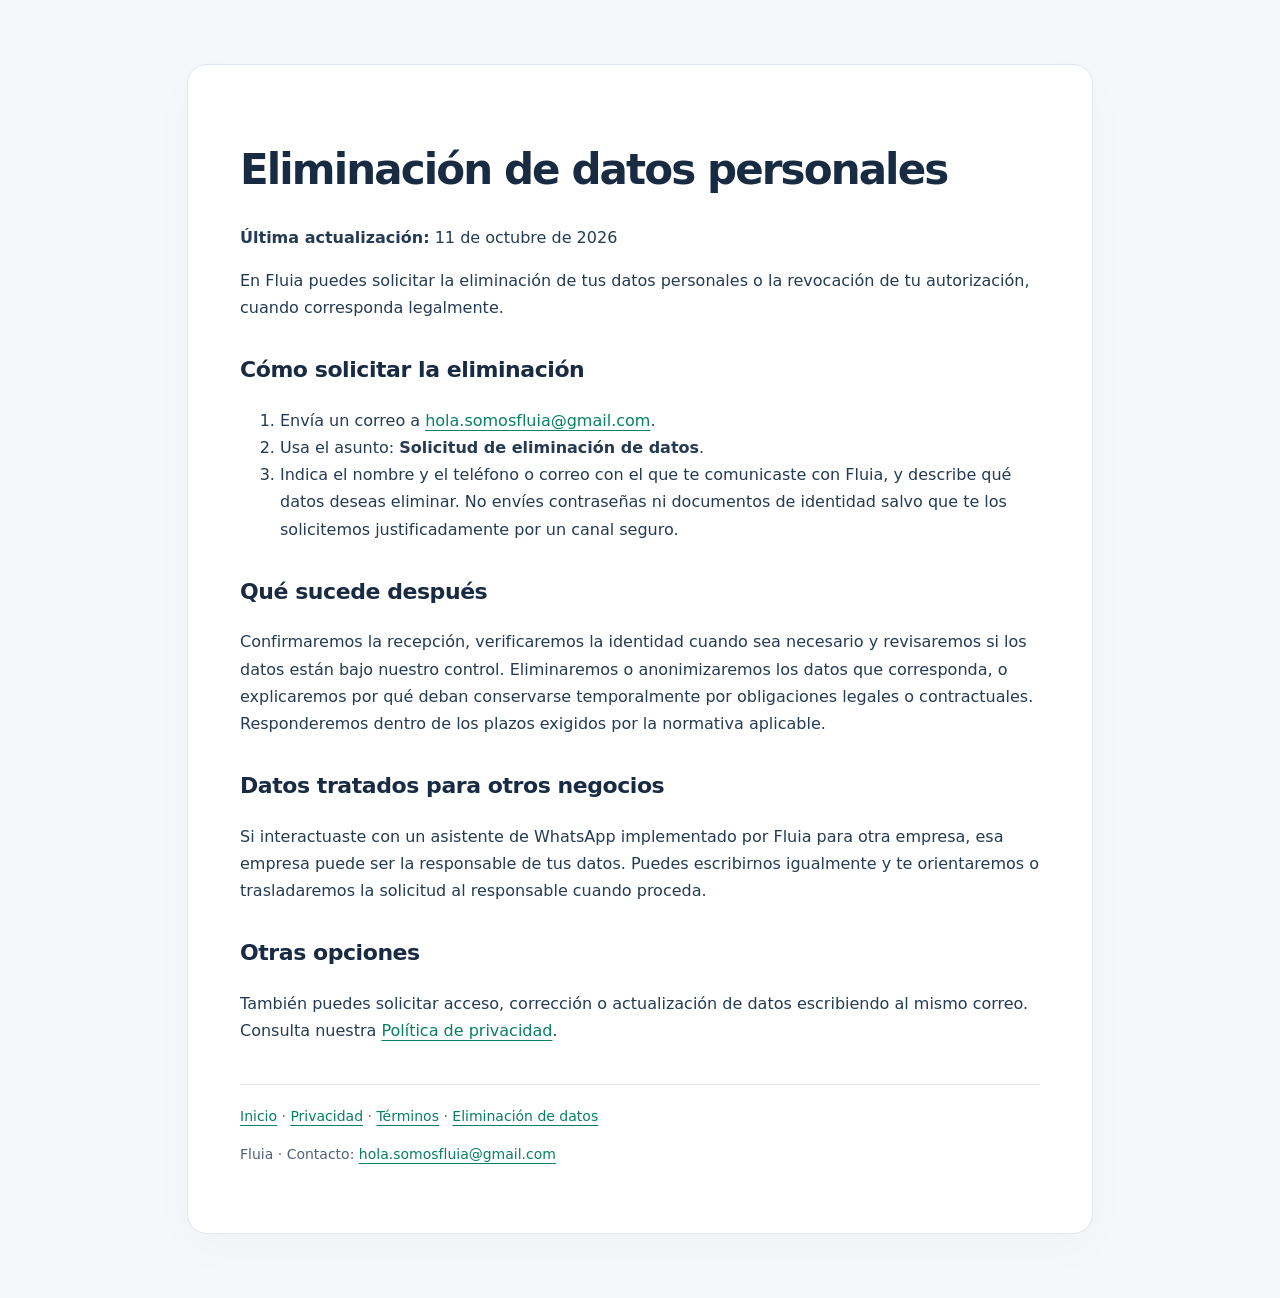
<file: eliminacion-datos.html>
<!doctype html><html lang="es"><head><meta charset="utf-8"><meta name="viewport" content="width=device-width,initial-scale=1"><title>Eliminación de datos personales | Fluia</title><style>body{font-family:system-ui,-apple-system,Segoe UI,sans-serif;background:#f8fafc;color:#172033;margin:0;line-height:1.7}main{max-width:800px;margin:50px auto;padding:38px;background:white;border-radius:16px;box-shadow:0 5px 30px #16233a10}h1{line-height:1.2;color:#122e44}h2{margin-top:30px;color:#16485c}a{color:#087e89}footer{margin-top:40px;border-top:1px solid #ddd;padding-top:20px;font-size:14px}@media(max-width:700px){main{margin:0;padding:24px;border-radius:0}}</style>
<style>body{background:#f9fafa;color:#234b38;font-family:system-ui,-apple-system,Segoe UI,sans-serif}main{max-width:800px;margin:64px auto;padding:52px;background:#ffffff;border:1px solid #d7e6df;border-radius:20px;box-shadow:0 16px 48px #234b3806}h1{color:#234b38;font-size:clamp(30px,5vw,42px);letter-spacing:-.045em}h2{color:#355f4b;font-size:22px;letter-spacing:-.02em}a{color:#347969;text-underline-offset:4px}a:hover{color:#173c2a}a:focus-visible{outline:2px solid #497761;outline-offset:4px}footer{border-color:#d3e4dc;color:#6b7d74}@media(max-width:700px){main{margin:20px 14px;padding:28px 22px;border-radius:16px}body{font-size:15px}}
</style>
<style>body{background:#f5f7fa;color:#243b53}main{background:#fff;border-color:#dfe6ed}h1,h2{color:#182b42}a{color:#087f67}footer{border-color:#dfe6ed;color:#526277}</style></head><body><main><h1>Eliminación de datos personales</h1><p><strong>Última actualización:</strong> 11 de octubre de 2026</p><p>En Fluia puedes solicitar la eliminación de tus datos personales o la revocación de tu autorización, cuando corresponda legalmente.</p>
<h2>Cómo solicitar la eliminación</h2><ol><li>Envía un correo a <a href="mailto:hola.somosfluia@gmail.com">hola.somosfluia@gmail.com</a>.</li><li>Usa el asunto: <strong>Solicitud de eliminación de datos</strong>.</li><li>Indica el nombre y el teléfono o correo con el que te comunicaste con Fluia, y describe qué datos deseas eliminar. No envíes contraseñas ni documentos de identidad salvo que te los solicitemos justificadamente por un canal seguro.</li></ol>
<h2>Qué sucede después</h2><p>Confirmaremos la recepción, verificaremos la identidad cuando sea necesario y revisaremos si los datos están bajo nuestro control. Eliminaremos o anonimizaremos los datos que corresponda, o explicaremos por qué deban conservarse temporalmente por obligaciones legales o contractuales. Responderemos dentro de los plazos exigidos por la normativa aplicable.</p>
<h2>Datos tratados para otros negocios</h2><p>Si interactuaste con un asistente de WhatsApp implementado por Fluia para otra empresa, esa empresa puede ser la responsable de tus datos. Puedes escribirnos igualmente y te orientaremos o trasladaremos la solicitud al responsable cuando proceda.</p>
<h2>Otras opciones</h2><p>También puedes solicitar acceso, corrección o actualización de datos escribiendo al mismo correo. Consulta nuestra <a href="privacidad.html">Política de privacidad</a>.</p><footer><a href="./">Inicio</a> · <a href="privacidad.html">Privacidad</a> · <a href="terminos.html">Términos</a> · <a href="eliminacion-datos.html">Eliminación de datos</a><p>Fluia · Contacto: <a href="mailto:hola.somosfluia@gmail.com">hola.somosfluia@gmail.com</a></p></footer></main></body></html>
</file>
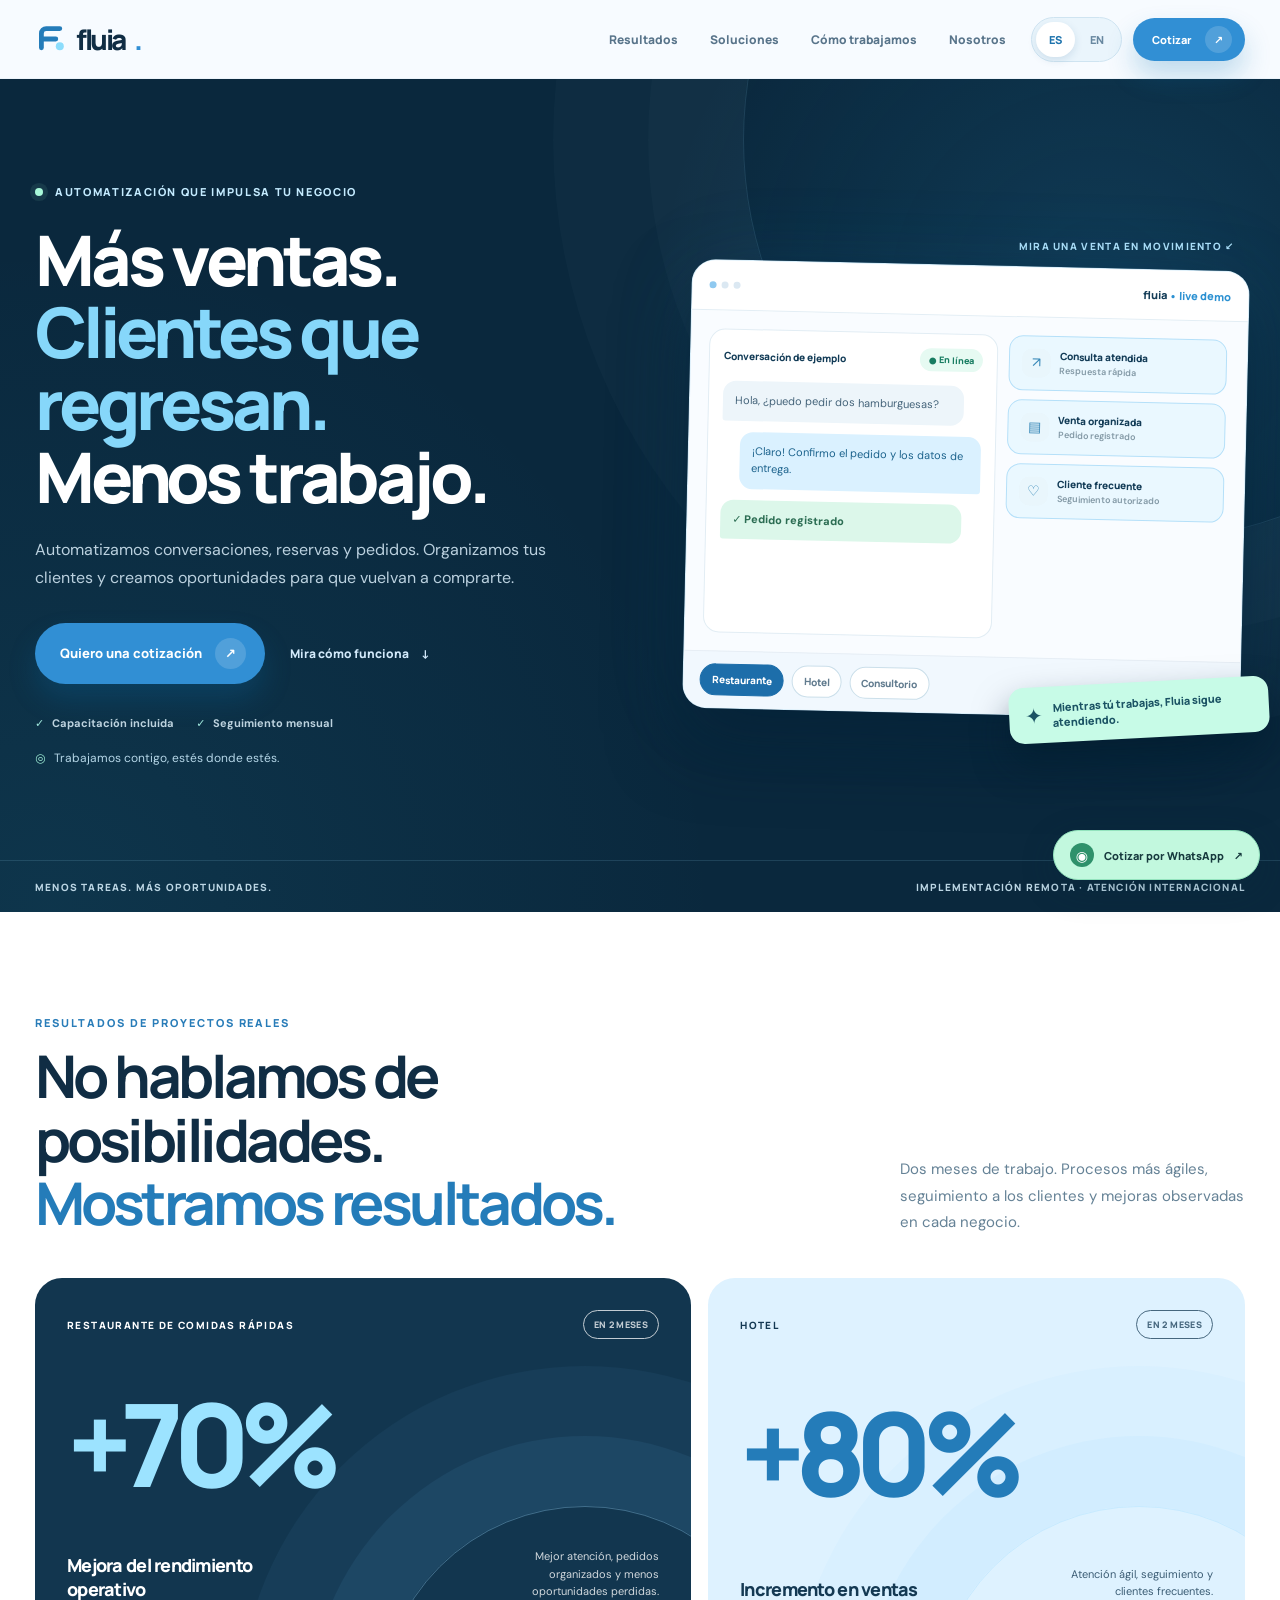
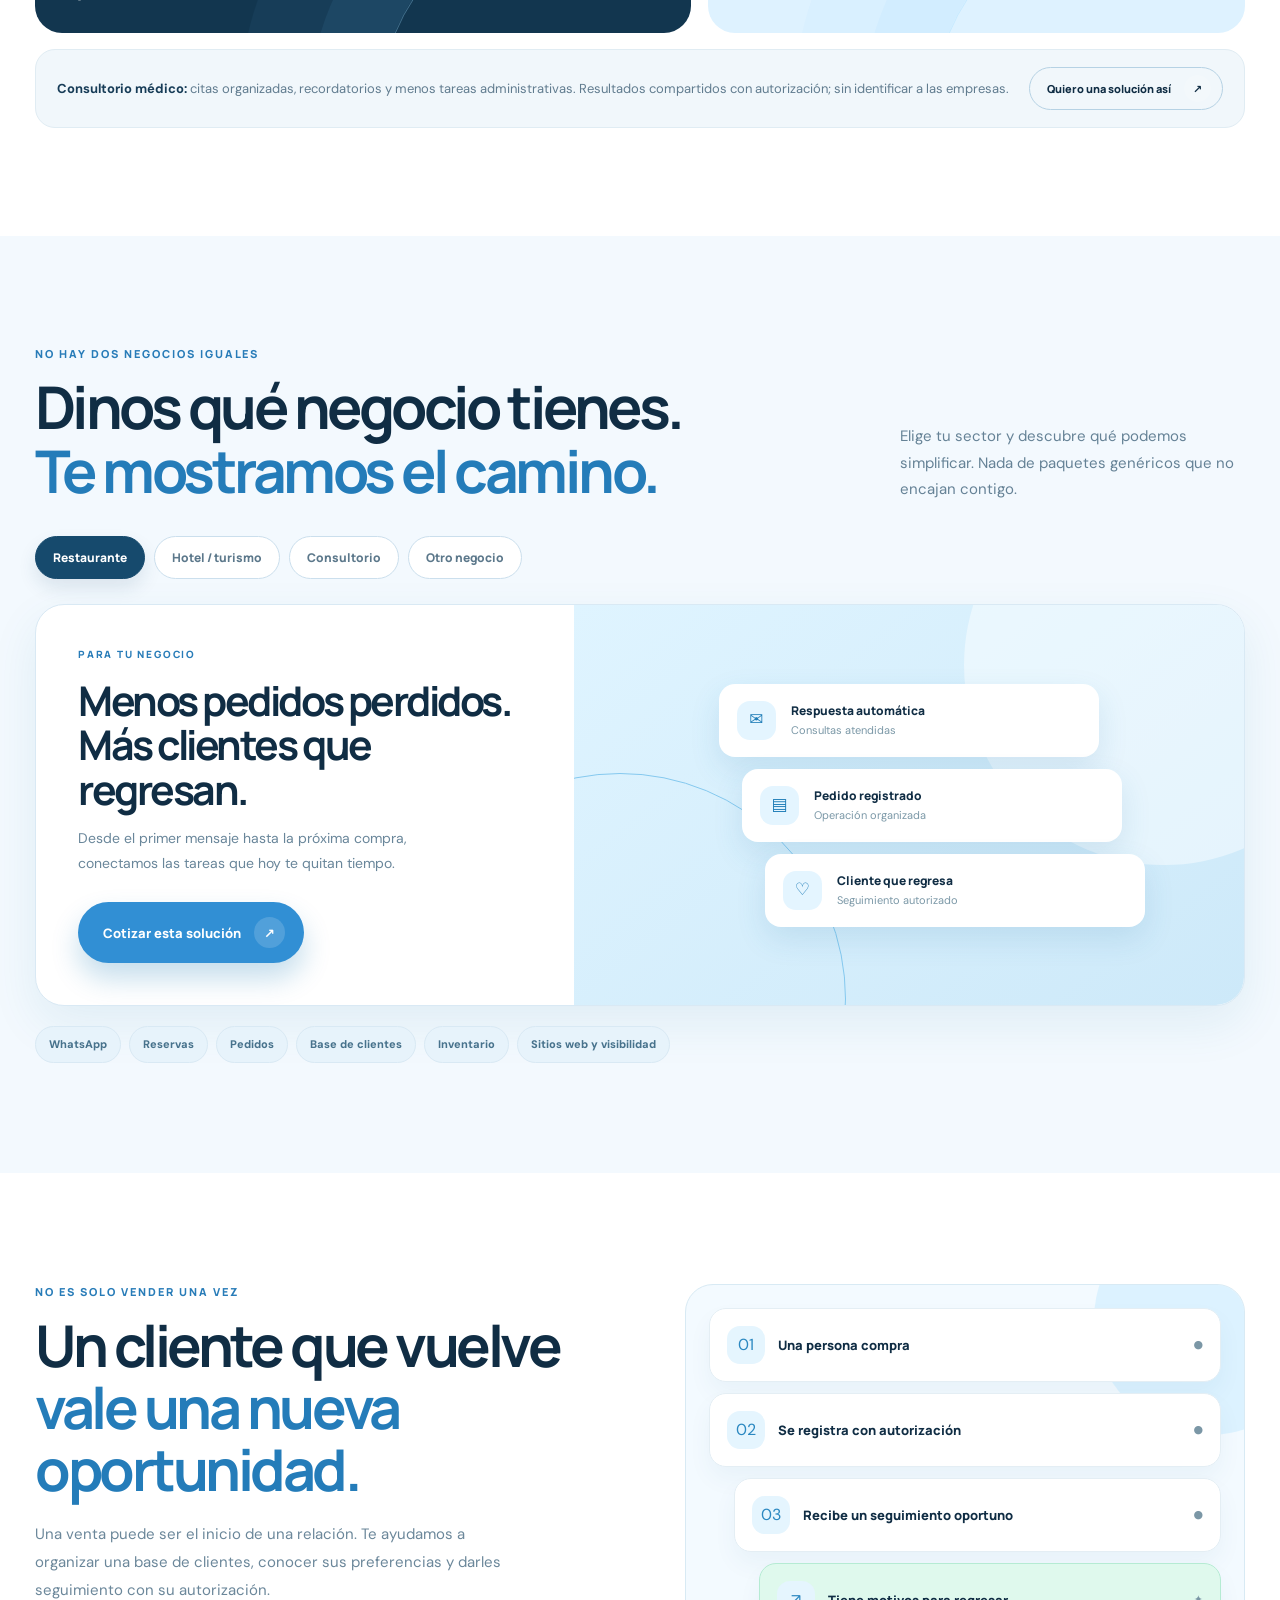
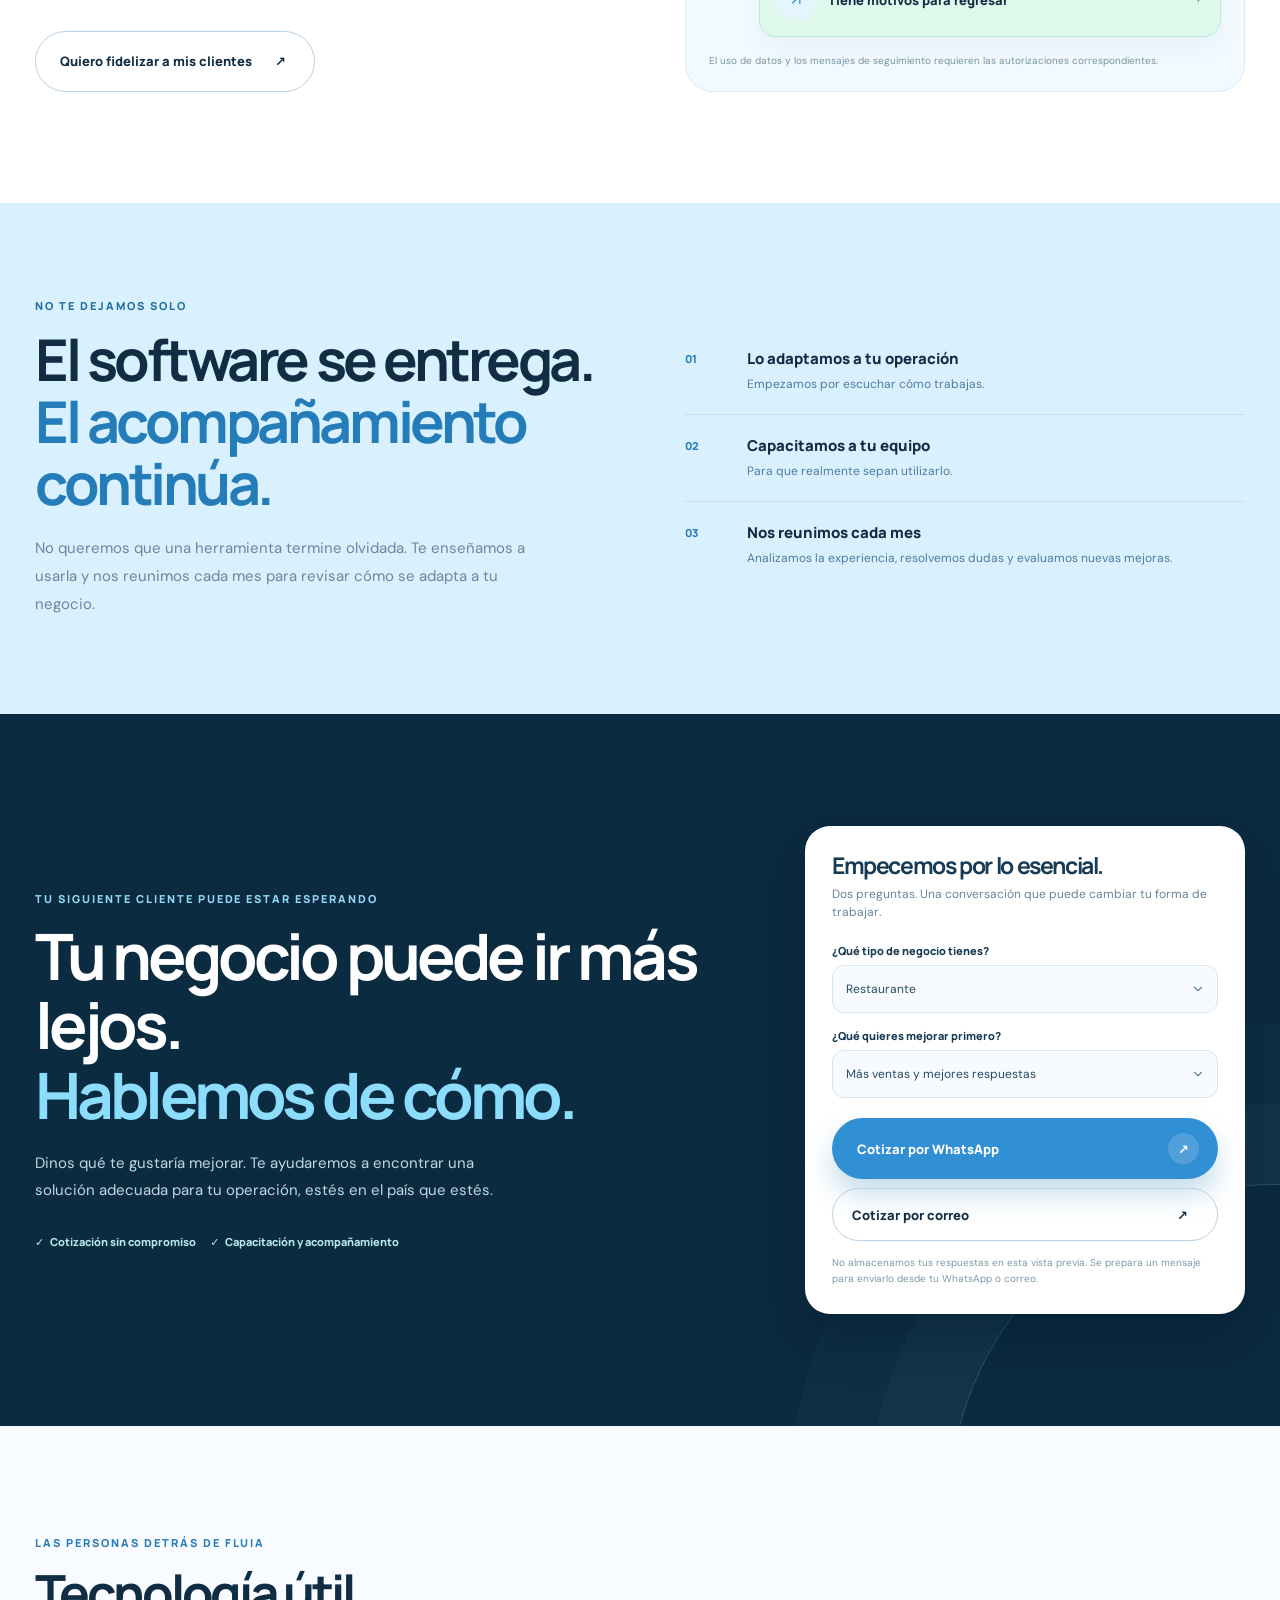
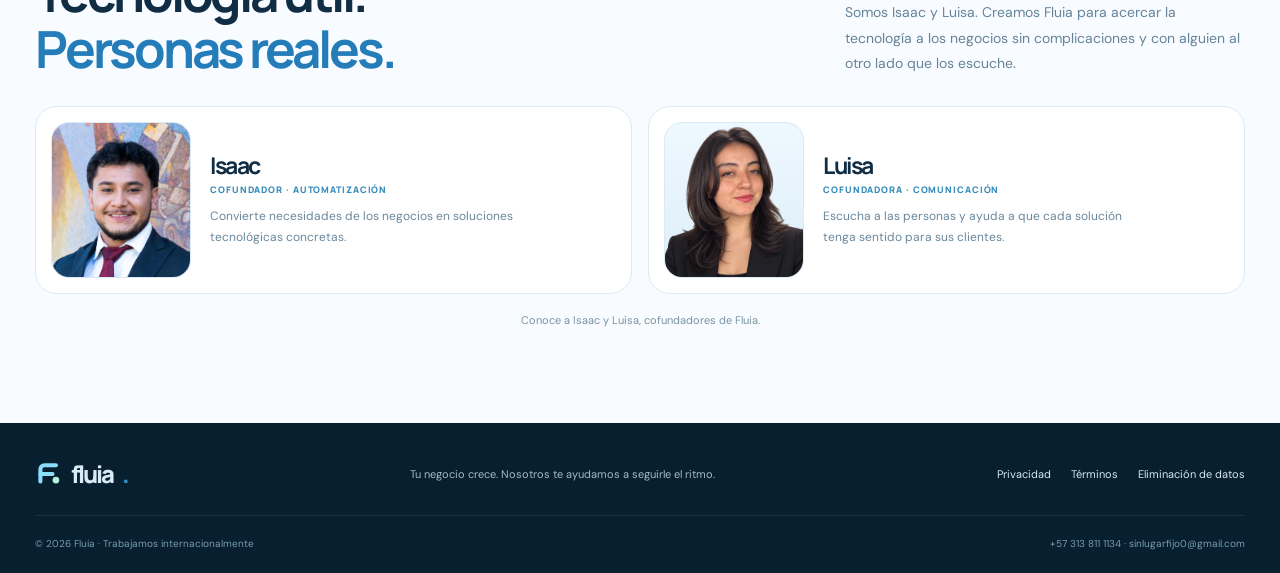
<file: index (2).html>
<!DOCTYPE html>
<html lang="es">
<head>
<meta charset="UTF-8"/><meta name="viewport" content="width=device-width,initial-scale=1"/>
<meta name="theme-color" content="#102d44"/>
<meta name="description" content="Fluia: automatización que ayuda a vender más, organizar a tus clientes y recuperar tiempo. Implementación internacional, capacitación y acompañamiento mensual."/>
<title>Fluia — Automatización para negocios</title>
<link rel="preconnect" href="https://fonts.googleapis.com"><link rel="preconnect" href="https://fonts.gstatic.com" crossorigin>
<link href="https://fonts.googleapis.com/css2?family=DM+Sans:wght@400;500;600;700&family=Manrope:wght@400;500;600;700;800&display=swap" rel="stylesheet">
<style>
:root{--ink:#102d44;--navy:#09283d;--blue:#247cb9;--sky:#8cddfc;--mint:#aff4d8;--pale:#f5faff;--white:#fff;--gray:#5f7b8d;--line:#dbe8f1;--radius:27px;--font:'Manrope',system-ui,sans-serif;--body:'DM Sans',system-ui,sans-serif}
*{box-sizing:border-box}html{scroll-behavior:smooth;scroll-padding-top:95px}body{margin:0;background:#f6faff;color:var(--ink);font:16px/1.5 var(--body);overflow-x:hidden}body::selection{background:#b1eafd}h1,h2,h3,p{margin:0}h1,h2,h3{font-family:var(--font);line-height:1.08;letter-spacing:-.06em}a{text-decoration:none;color:inherit}button,select{font:inherit}button{cursor:pointer}button:focus-visible,a:focus-visible,select:focus-visible{outline:3px solid #5bc6ff;outline-offset:3px}.wrap{width:min(1210px,calc(100% - 64px));margin:auto}.small-cap{font:800 11px/1.5 var(--font);letter-spacing:.18em;text-transform:uppercase}.muted{color:#67849a}.btn{display:inline-flex;align-items:center;justify-content:center;gap:13px;border:1px solid transparent;border-radius:999px;padding:14px 18px 14px 24px;min-height:56px;font:800 13px var(--font);white-space:nowrap;transition:transform .25s,box-shadow .25s,background .25s,filter .25s;text-align:center}.btn:hover{transform:translateY(-3px)}.btn svg{flex:none}.btn .circle-arrow{width:31px;height:31px;display:grid;place-items:center;border-radius:50%;background:#ffffff28;transition:transform .25s}.btn:hover .circle-arrow{transform:rotate(45deg)}.btn-blue{background:#318fd4;color:#fff;box-shadow:0 15px 28px #0871af3d}.btn-blue:hover{background:#2077bc;box-shadow:0 19px 30px #0871af5b}.btn-white{background:white;color:var(--navy)}.btn-white .circle-arrow{background:#eaf5fd}.btn-outline{border-color:#b6d2e4;background:transparent;color:var(--ink)}.btn-outline:hover{background:white}.btn-mint{background:var(--mint);color:#133d44}.btn-mint .circle-arrow{background:#3a806c26}.accent{color:var(--sky)}.colorblue{color:var(--blue)}.green{color:var(--mint)}
/* header */
.header{position:sticky;top:0;z-index:60;background:rgba(247,251,255,.92);backdrop-filter:blur(20px);border-bottom:1px solid #dceaf269}.header .wrap{height:78px;display:flex;align-items:center;gap:25px}.brand{display:inline-flex;align-items:center;gap:9px;font:800 28px var(--font);letter-spacing:-.085em;line-height:1}.brand-symbol{height:32px;width:32px}.brand i{font-style:normal;color:#318fd4}.nav{margin-left:auto;display:flex;align-items:center;gap:32px}.nav a{font:800 12px var(--font);color:#58748a;transition:color .2s}.nav a:hover{color:#277cc0}.actions{display:flex;align-items:center;gap:11px}.languages{border:1px solid #cfe4f1;display:flex;gap:2px;background:#eaf5fc;padding:4px;border-radius:999px}.languages button{border:0;border-radius:999px;color:#6888a0;font:800 11px var(--font);padding:10px 13px;background:transparent;transition:.23s}.languages button[aria-pressed=true]{background:white;color:#1d73ad;box-shadow:0 3px 9px #134f7c22}.navquote{min-height:43px;padding:7px 12px 7px 18px;font-size:11px}.navquote .circle-arrow{width:27px;height:27px}.burger{display:none;border:1px solid #d4e5ef;background:white;border-radius:13px;width:43px;height:43px;font-size:20px;color:var(--ink)}.mobile-menu{display:none}
/* hero */
.hero{position:relative;background:#0a283d;color:white;min-height:730px;isolation:isolate;overflow:hidden}.hero:before{position:absolute;content:"";inset:0;background:radial-gradient(circle at 86% 26%,#2b94ca2b,transparent 35%),radial-gradient(circle at 4% 100%,#34b6da18,transparent 45%);z-index:-2}.hero:after{position:absolute;content:"";right:-265px;top:-340px;width:800px;height:800px;border:1px solid #90c8eb26;border-radius:50%;box-shadow:0 0 0 95px #c1eaff05,0 0 0 190px #c1eaff05;z-index:-1}.hero-layout{display:grid;grid-template-columns:1.04fr .96fr;gap:48px;align-items:center;padding:105px 0 91px}.hero-kicker{display:flex;align-items:center;gap:12px;color:#c4ebff;font:800 11px var(--font);letter-spacing:.15em;text-transform:uppercase;margin-bottom:25px}.live-dot{display:inline-block;height:8px;width:8px;background:#a8f9d9;border-radius:50%;box-shadow:0 0 0 5px #a8f9d915}.hero h1{font-size:clamp(48px,5.45vw,82px);font-weight:800;max-width:700px;line-height:1.035}.hero h1 span{color:#86d7fa}.hero p{color:#bbd1df;margin-top:23px;font-size:16px;line-height:1.75;max-width:540px}.hero-ctas{display:flex;gap:10px;align-items:center;flex-wrap:wrap;margin-top:31px}.ghost-hero{font:800 12px var(--font);display:inline-flex;align-items:center;gap:12px;padding:15px;color:#d3eafb;transition:.2s}.ghost-hero:hover{color:white;transform:translateX(3px)}.proof-points{display:flex;gap:22px;flex-wrap:wrap;margin-top:31px;color:#bdd3df;font-size:11px;font-weight:700}.proof-points span{display:flex;gap:8px;align-items:center}.proof-points b{color:#9fe7dc;font-weight:900}.hero-orbit{position:relative;min-width:0}.orbit-tag{font:800 10px var(--font);color:#b2e6ff;letter-spacing:.13em;text-transform:uppercase;text-align:right;margin-bottom:12px;padding-right:10px}.demo-device{position:relative;border:1px solid #add9f06b;border-radius:24px;box-shadow:0 34px 70px #031d31a6,0 0 85px #2c9dda1a;overflow:hidden;background:#f9fcff;color:#133c57;transform:rotate(1.3deg);transition:transform .4s}.demo-device:hover{transform:rotate(0deg) translateY(-2px)}.devicebar{height:50px;background:#fff;border-bottom:1px solid #e3eef5;display:flex;align-items:center;gap:10px;padding:0 17px}.device-dots{display:flex;gap:5px}.device-dots i{height:7px;width:7px;border-radius:50%;background:#dbe8f2}.device-dots i:first-child{background:#8fc9f0}.devicebar strong{font:800 11px var(--font);margin-left:auto}.devicebar strong span{color:#2c91d2}.device-inner{padding:18px;display:grid;grid-template-columns:1.14fr .86fr;gap:13px}.device-title{font:800 10px var(--font);display:flex;justify-content:space-between;gap:8px;align-items:center;margin-bottom:14px}.mini-tag{padding:5px 9px;background:#e6faf2;color:#177c61;font:800 9px var(--font);border-radius:90px}.conversation{background:white;border-radius:16px;border:1px solid #e2edf4;padding:14px;min-height:304px}.chat-line{font-size:11px;line-height:1.6;padding:11px 12px;margin:0 0 11px;border-radius:13px 13px 13px 3px;background:#edf5fa;opacity:0;transform:translateY(8px);transition:.4s;max-width:93%;color:#45647a}.chat-line.from-fluia{border-radius:13px 13px 3px 13px;background:#daf1ff;color:#1c638d;margin-left:auto}.chat-line.from-sale{background:#dcf7ea;color:#2c6d53;font-weight:800}.chat-line.shown{opacity:1;transform:translateY(0)}.flow-steps{display:flex;flex-direction:column;gap:9px}.step{background:white;border-radius:14px;padding:12px;border:1px solid #e3edf5;display:flex;gap:9px;align-items:flex-start;transition:.25s;opacity:.58}.step.on{opacity:1;border-color:#b5e0f9;background:#eaf8ff;transform:translateX(-2px)}.step .ico{width:29px;height:29px;border-radius:10px;background:#e9f6fc;color:#3486b7;display:grid;place-items:center;flex:none;font-size:14px}.step strong{display:block;font:800 10px var(--font);line-height:1.4}.step small{display:block;font:600 9px var(--body);color:#8399a6;margin-top:2px;line-height:1.4}.device-footer{border-top:1px solid #e7eef5;background:#f1f8fe;padding:12px 16px;display:flex;align-items:center;gap:8px;flex-wrap:wrap}.tab{font:800 10px var(--font);border-radius:90px;border:1px solid #cbdfea;background:white;padding:8px 11px;color:#627c8f;transition:.2s}.tab[aria-pressed=true]{background:#1d6eaa;color:white;border-color:#1d6eaa}.reset-demo{font:800 10px var(--font);border:0;background:transparent;color:#2679b1;margin-left:auto}.floating-mint{position:absolute;right:-24px;bottom:-24px;transform:rotate(-3deg);display:flex;gap:10px;align-items:center;background:#c7fbe7;color:#1b5364;box-shadow:0 19px 35px #001c2c83;padding:13px 16px;border-radius:15px;font:800 11px var(--font);max-width:260px}.floating-mint .emoji{font-size:21px}.hero-stripe{border-top:1px solid #88c7e629}.hero-stripe .wrap{min-height:51px;display:flex;justify-content:space-between;align-items:center;gap:16px;color:#bcd6e4;font:800 10px var(--font);letter-spacing:.12em;text-transform:uppercase}.hero-stripe b{color:#c2f7df}
/* results */
.results{background:#fff;padding:103px 0 108px}.section-header{display:flex;align-items:end;justify-content:space-between;gap:45px;margin-bottom:43px}.section-header h2{font-size:clamp(38px,4.6vw,64px);max-width:680px;margin-top:14px}.section-header p{color:#658296;font-size:15px;line-height:1.75;max-width:345px}.eyebrow{font:800 11px var(--font);color:#287cb8;letter-spacing:.18em;text-transform:uppercase}.result-grid{display:grid;grid-template-columns:1.1fr .9fr;gap:17px}.metric-card{position:relative;min-height:355px;border-radius:27px;padding:32px;overflow:hidden;display:flex;flex-direction:column;justify-content:space-between;isolation:isolate}.metric-card.dark{background:#12364f;color:white}.metric-card.light{background:#def2ff;color:#143953}.metric-card:after{content:"";position:absolute;width:410px;height:410px;border:1px solid #9bdaff58;border-radius:50%;bottom:-285px;right:-100px;box-shadow:0 0 0 70px #71c9fa12,0 0 0 140px #71c9fa0d;z-index:-1}.card-head{display:flex;justify-content:space-between;gap:10px;align-items:center;font:800 10px var(--font);letter-spacing:.14em;text-transform:uppercase}.verified{border-radius:99px;border:1px solid currentColor;opacity:.75;font-size:9px;padding:7px 10px;letter-spacing:.04em}.metric-number{font:800 clamp(79px,9vw,136px)/1 var(--font);letter-spacing:-.10em}.dark .metric-number{color:#9ce3ff}.light .metric-number{color:#247cb9}.metric-bottom{display:flex;align-items:end;justify-content:space-between;gap:20px}.metric-bottom strong{font:800 18px var(--font);letter-spacing:-.04em;max-width:260px}.metric-bottom small{font-size:11px;max-width:160px;line-height:1.6;text-align:right;opacity:.8}.result-footer{margin-top:16px;background:#f1f7fb;border:1px solid #e0ecf3;border-radius:20px;padding:17px 21px;display:flex;align-items:center;gap:20px}.result-footer p{font-size:13px;color:#617c8f;flex:1}.result-footer b{color:#173c57}.result-footer .btn{min-height:43px;padding:7px 11px 7px 17px;font-size:11px}.result-footer .circle-arrow{width:27px;height:27px}
/* what we do */
.sectors{padding:110px 0;background:#f3f9fe}.sectors .section-header{margin-bottom:34px}.sector-options{display:flex;flex-wrap:wrap;gap:9px;margin-bottom:25px}.sector-options button{border:1px solid #cbdfed;border-radius:999px;background:#fff;padding:12px 17px;color:#5c788b;font:800 12px var(--font);transition:.23s}.sector-options button[aria-pressed=true]{color:white;border-color:#164a6d;background:#164a6d;box-shadow:0 9px 18px #164a6d1d}.sector-panel{display:grid;grid-template-columns:.89fr 1.11fr;background:#fff;border:1px solid #d9e9f4;border-radius:29px;overflow:hidden;box-shadow:0 18px 48px #1c729516}.sector-copy{padding:42px}.sector-copy .eyebrow{font-size:10px}.sector-copy h3{font-size:clamp(28px,3.2vw,43px);margin:17px 0 15px}.sector-copy p{font-size:14px;line-height:1.8;color:#69869a;max-width:400px;margin-bottom:26px}.sector-visual{position:relative;background:linear-gradient(143deg,#dff4ff,#cde9f9);padding:36px;display:flex;align-items:center;justify-content:center;overflow:hidden}.sector-visual:before{content:"";position:absolute;top:-140px;right:-120px;width:400px;height:400px;border-radius:50%;background:#ffffff72}.sector-visual:after{content:"";position:absolute;left:-180px;bottom:-220px;width:450px;height:450px;border-radius:50%;border:1px solid #85c9ef}.stack{width:min(380px,100%);display:flex;flex-direction:column;gap:12px;position:relative;z-index:1}.stack-item{display:flex;align-items:center;gap:15px;background:#fff;box-shadow:0 12px 30px #2776a321;border-radius:16px;padding:17px 18px;transition:.35s}.stack-item:nth-child(2){transform:translateX(23px)}.stack-item:nth-child(3){transform:translateX(46px)}.stack-icon{height:39px;width:39px;background:#e4f5ff;border-radius:13px;display:grid;place-items:center;color:#217eb8;font-size:17px;flex:none}.stack-item strong{font:800 12px var(--font);display:block}.stack-item small{display:block;font-size:11px;color:#7b98a7;margin-top:3px}.service-cloud{display:flex;flex-wrap:wrap;gap:8px;margin-top:20px}.service-cloud span{font-size:11px;font-weight:800;padding:9px 13px;background:#e7f3fb;border:1px solid #d9e9f4;border-radius:999px;color:#47728c}
/* loyalty / support */
.loyalty{background:#fff;padding:111px 0}.loyalty-grid{display:grid;grid-template-columns:1fr 1fr;gap:90px;align-items:center}.loyalty h2,.support h2{font-size:clamp(39px,4.5vw,62px);margin:15px 0 21px}.loyalty p,.support p{font-size:15px;color:#6b879a;line-height:1.85;max-width:490px}.loyalty .btn{margin-top:26px}.loop-display{border:1px solid #d8eaf4;background:#f3faff;border-radius:28px;padding:23px;display:grid;gap:11px;position:relative;overflow:hidden}.loop-display:before{content:"";position:absolute;right:-80px;top:-80px;width:230px;height:230px;border-radius:50%;background:#c8edff86}.loop-row{position:relative;background:white;border:1px solid #e4eef4;border-radius:17px;padding:17px;display:flex;align-items:center;gap:13px;box-shadow:0 12px 25px #0f52780c}.loop-row i{font-style:normal;display:grid;place-items:center;height:38px;width:38px;border-radius:13px;background:#e5f5fe;color:#2b88c1}.loop-row strong{font:800 13px var(--font)}.loop-row span{color:#7b97a6;font-size:11px;margin-left:auto}.loop-row:nth-child(3){margin-left:25px}.loop-row:nth-child(4){margin-left:50px;background:#dff9ed;border-color:#b5ebd3}.loop-disclaimer{color:#7895a5;font-size:10px;margin-top:5px}.support{background:#d9f0ff;padding:95px 0}.support-grid{display:grid;grid-template-columns:1fr 1fr;gap:90px;align-items:center}.support .eyebrow{color:#226f9b}.support-steps{display:grid;gap:0}.support-step{display:grid;grid-template-columns:50px 1fr;gap:12px;align-items:start;padding:20px 0;border-bottom:1px solid #a3cbe46c}.support-step:last-child{border-bottom:0}.support-step .num{font:800 11px var(--font);color:#267db7;padding-top:3px}.support-step strong{font:800 15px var(--font);display:block}.support-step small{color:#507c98;font-size:12px;line-height:1.7;display:block;margin-top:5px}
/* quote */
.quote{background:#0b2b41;color:white;padding:112px 0;position:relative;overflow:hidden}.quote:before{content:"";position:absolute;width:650px;height:650px;border-radius:50%;right:-320px;bottom:-410px;border:1px solid #93e2ff3b;box-shadow:0 0 0 80px #93e2ff07,0 0 0 160px #93e2ff05;pointer-events:none}.quote-grid{display:grid;grid-template-columns:1fr 440px;gap:90px;align-items:center;position:relative}.quote h2{font-size:clamp(42px,5vw,65px);margin:15px 0 21px}.quote p{color:#c3d7e2;font-size:15px;line-height:1.8;max-width:480px}.quote-points{display:flex;gap:14px;flex-wrap:wrap;margin-top:30px;font:800 11px var(--font);color:#b8e7eb}.quote-points span{display:flex;align-items:center;gap:6px}.form-card{background:white;color:#173b54;padding:27px;border-radius:25px;box-shadow:0 23px 50px #0315225a}.form-card h3{font-size:23px;margin-bottom:8px}.form-card p{font-size:12px;color:#668597;margin-bottom:22px;line-height:1.5}.form-card label{display:block;margin-bottom:7px;font:800 11px var(--font)}.form-card select{width:100%;appearance:none;border-radius:12px;border:1px solid #d7e5ef;background:#f7fbff;padding:14px 35px 14px 13px;color:#274c62;font-size:12px;margin-bottom:15px;background-image:url('data:image/svg+xml,%3Csvg xmlns="http://www.w3.org/2000/svg" width="14" height="14" viewBox="0 0 24 24" fill="none" stroke="%235e8198" stroke-width="2" stroke-linecap="round" stroke-linejoin="round"%3E%3Cpath d="m6 9 6 6 6-6"/%3E%3C/svg%3E');background-repeat:no-repeat;background-position:right 12px center}.form-card .btn{width:100%;min-height:54px;margin-top:5px;justify-content:space-between}.form-card .btn-outline{margin-top:9px;min-height:45px;padding:10px 19px}.form-disclaimer{font-size:10px;color:#7d98a6;margin-top:14px;line-height:1.6}
/* founders */
.people{background:#f8fbff;padding:109px 0 95px}.people-head{display:flex;justify-content:space-between;align-items:end;gap:35px;margin-bottom:30px}.people-head h2{font-size:clamp(39px,4vw,56px);margin-top:15px}.people-head p{font-size:14px;line-height:1.8;color:#668499;max-width:400px}.people-grid{display:grid;grid-template-columns:1fr 1fr;gap:16px}.person{padding:15px;background:white;border:1px solid #deebf3;border-radius:22px;display:flex;align-items:center;gap:19px}.portrait{width:140px;height:156px;flex:none;border-radius:18px;background:linear-gradient(180deg,#f6fbff,#e9f4fb);display:grid;place-items:center;position:relative;overflow:hidden;border:1px solid #d9eaf4}.portrait img{width:100%;height:100%;object-fit:cover;object-position:center top;display:block}.portrait.transparent{background:linear-gradient(180deg,#eef8ff,#ddeef8)}.person h3{font-size:23px;margin-bottom:6px}.person .role{font:800 9px var(--font);color:#348abb;letter-spacing:.1em;text-transform:uppercase;display:block;margin-bottom:10px}.person p{font-size:12px;line-height:1.7;color:#69879b;max-width:330px}.people-note{margin-top:18px;color:#7892a4;font-size:11px;text-align:center}
/* footer */
.footer{background:#071f2f;color:#d7eaf5;padding:35px 0 22px}.foot-row{display:flex;align-items:center;justify-content:space-between;gap:25px;padding-bottom:25px;border-bottom:1px solid #94cae51f}.foot-row .brand{font-size:24px}.foot-row .brand-symbol{width:27px}.foot-row p{font-size:11px;color:#a2bdcc}.foot-links{display:flex;flex-wrap:wrap;gap:20px;font-size:11px}.foot-links a:hover{color:#8bd7ff}.foot-bottom{display:flex;justify-content:space-between;gap:20px;align-items:center;padding-top:20px;font-size:10px;color:#799cb0}.float-wa{position:fixed;right:20px;bottom:20px;z-index:59;background:#c2f8de;color:#173a3e;box-shadow:0 10px 34px #092d3d3d;border:1px solid #93e3bd;border-radius:100px;padding:12px 16px;display:flex;align-items:center;gap:10px;font:800 11px var(--font);transition:transform .25s}.float-wa:hover{transform:translateY(-3px)}.float-wa .bubble-mark{background:#2f916b;color:white;border-radius:50%;display:grid;place-items:center;height:24px;width:24px;font-size:14px}.sr-only{position:absolute;width:1px;height:1px;overflow:hidden;clip:rect(0,0,0,0)}
@media(max-width:1020px){.nav{gap:16px}.nav a{font-size:10px}.hero-layout{gap:25px}.hero h1{font-size:clamp(45px,5.1vw,69px)}.demo-device{transform:none}.floating-mint{right:-8px}.quote-grid{gap:40px;grid-template-columns:1fr 390px}.loyalty-grid,.support-grid{gap:42px}}
@media(max-width:780px){.wrap{width:min(100% - 36px,650px)}.header .wrap{height:70px;gap:12px}.nav,.navquote{display:none}.actions{margin-left:auto}.burger{display:block}.mobile-menu{display:none;background:#f8fcff;border-top:1px solid #e0edf5;padding:15px 20px 22px}.mobile-menu.open{display:grid;gap:6px}.mobile-menu a{padding:12px;font:800 13px var(--font);border-radius:12px;background:#edf7ff}.hero{min-height:0}.hero-layout{grid-template-columns:1fr;gap:48px;padding:70px 0 60px}.hero h1{font-size:clamp(43px,8.7vw,73px)}.hero p{font-size:14px}.hero-orbit{max-width:540px;margin:auto;width:100%}.hero-stripe .wrap{justify-content:center;text-align:center}.hero-stripe .wrap span:last-child{display:none}.section-header,.people-head{display:block}.section-header p,.people-head p{margin-top:18px}.results,.sectors,.loyalty,.support,.quote,.people{padding:77px 0}.result-grid,.sector-panel,.loyalty-grid,.support-grid,.quote-grid,.people-grid{grid-template-columns:1fr}.metric-card{min-height:290px}.metric-number{font-size:clamp(80px,16vw,120px)}.result-footer{align-items:flex-start;flex-wrap:wrap}.sector-visual{min-height:285px}.sector-copy{padding:28px}.loyalty-grid,.support-grid,.quote-grid{gap:35px}.quote-grid{grid-template-columns:1fr}.form-card{max-width:530px;width:100%}.foot-row{flex-wrap:wrap}.foot-links{gap:12px}.person .portrait{width:130px}}
@media(max-width:470px){.brand{font-size:23px}.brand-symbol{height:27px;width:27px}.languages{padding:3px}.languages button{padding:9px 10px}.hero-layout{padding:59px 0 45px;gap:40px}.hero h1{font-size:clamp(42px,11vw,57px);letter-spacing:-.065em}.hero-ctas{gap:4px}.btn{min-height:50px;padding:10px 12px 10px 16px;font-size:11px}.btn .circle-arrow{width:27px;height:27px}.ghost-hero{font-size:11px}.proof-points{gap:11px;margin-top:25px}.proof-points span{font-size:10px}.device-inner{grid-template-columns:1.05fr .95fr;gap:6px;padding:8px}.conversation{min-height:281px;padding:9px}.device-title{font-size:9px;gap:1px}.mini-tag{font-size:8px;padding:4px}.chat-line{font-size:9px;padding:8px 9px}.flow-steps{gap:6px}.step{padding:8px;gap:5px}.step .ico{width:22px;height:22px;font-size:12px;border-radius:7px}.step strong{font-size:8px}.step small{font-size:7px}.device-footer{padding:9px;gap:5px}.tab{font-size:9px;padding:7px}.reset-demo{font-size:9px}.floating-mint{right:0;bottom:-25px;padding:10px;font-size:9px}.results,.sectors,.loyalty,.support,.quote,.people{padding:65px 0}.section-header{margin-bottom:28px}.section-header h2,.loyalty h2,.support h2,.quote h2,.people-head h2{font-size:38px}.metric-card{padding:24px;min-height:280px}.metric-number{font-size:88px}.metric-bottom strong{font-size:15px}.metric-bottom small{font-size:10px}.result-footer .btn{width:100%}.sector-options button{font-size:10px;padding:10px 13px}.sector-visual{padding:21px;min-height:264px}.stack-item{padding:13px}.stack-item:nth-child(2){transform:translateX(9px)}.stack-item:nth-child(3){transform:translateX(19px)}.loop-display{padding:12px}.loop-row{padding:13px;gap:8px}.loop-row strong{font-size:11px}.loop-row span{font-size:9px}.loop-row:nth-child(3){margin-left:10px}.loop-row:nth-child(4){margin-left:18px}.form-card{padding:19px}.person{gap:12px}.person .portrait{width:108px;height:140px}.person p{font-size:11px}.person h3{font-size:20px}.foot-row,.foot-bottom{align-items:start;flex-direction:column}.float-wa{bottom:13px;right:12px;padding:10px 12px;font-size:10px}}
@media(prefers-reduced-motion:reduce){*,*:before,*:after{scroll-behavior:auto!important;animation:none!important;transition:none!important;transform:none!important}}
</style>
</head>
<body>
<header class="header"><div class="wrap">
<a class="brand" href="#inicio" aria-label="Fluia inicio"><svg class="brand-symbol" viewBox="0 0 40 40" fill="none" aria-hidden="true"><path d="M8 31V13C8 9.7 10.7 7 14 7H31" stroke="#247CB9" stroke-width="6" stroke-linecap="round"/><path d="M8 20H26" stroke="#247CB9" stroke-width="6" stroke-linecap="round"/><circle cx="31" cy="29" r="5" fill="#8CDDFC"/></svg>fluia<i>.</i></a>
<nav class="nav" aria-label="Navegación"><a href="#resultados" data-i="navResults">Resultados</a><a href="#soluciones" data-i="navSolutions">Soluciones</a><a href="#acompanamiento" data-i="navSupport">Cómo trabajamos</a><a href="#nosotros" data-i="navUs">Nosotros</a></nav>
<div class="actions"><div class="languages" aria-label="Idioma"><button class="lang" type="button" data-lang="es" aria-pressed="true">ES</button><button class="lang" type="button" data-lang="en" aria-pressed="false">EN</button></div><a href="#cotizacion" class="btn btn-blue navquote"><span data-i="headerQuote">Cotizar</span><span class="circle-arrow">↗</span></a><button type="button" class="burger" id="burger" aria-label="Abrir menú" aria-expanded="false">☰</button></div>
</div><div class="mobile-menu" id="mobileMenu"><a href="#resultados" data-i="navResults">Resultados</a><a href="#soluciones" data-i="navSolutions">Soluciones</a><a href="#acompanamiento" data-i="navSupport">Cómo trabajamos</a><a href="#cotizacion" data-i="headerQuote">Cotizar</a><a href="#nosotros" data-i="navUs">Nosotros</a></div></header>
<main>
<section class="hero" id="inicio"><div class="wrap hero-layout"><div class="hero-copy"><div class="hero-kicker"><span class="live-dot"></span><span data-i="heroKicker">AUTOMATIZACIÓN QUE IMPULSA TU NEGOCIO</span></div>
<h1 data-html="heroTitle">Más ventas.<br><span>Clientes que regresan.</span><br>Menos trabajo.</h1>
<p data-i="heroDesc">Automatizamos conversaciones, reservas y pedidos. Organizamos tus clientes y creamos oportunidades para que vuelvan a comprarte.</p>
<div class="hero-ctas"><a class="btn btn-blue" id="mainQuote" href="#cotizacion"><span data-i="heroBtn">Quiero una cotización</span><span class="circle-arrow">↗</span></a><a href="#demo" class="ghost-hero"><span data-i="heroSee">Mira cómo funciona</span> ↓</a></div>
<div class="proof-points"><span><b>✓</b> <span data-i="benefit1">Capacitación incluida</span></span><span><b>✓</b> <span data-i="benefit2">Seguimiento mensual</span></span></div>
<p style="margin-top:17px;font-size:12px;display:flex;align-items:center;gap:9px;color:#b5d6e7"><span style="color:#9decd5">◎</span> <span data-i="world">Trabajamos contigo, estés donde estés.</span></p></div>
<div class="hero-orbit" id="demo"><div class="orbit-tag" data-i="demoLabel">MIRA UNA VENTA EN MOVIMIENTO ↙</div><div class="demo-device" role="region" aria-label="Demostración interactiva"><div class="devicebar"><div class="device-dots"><i></i><i></i><i></i></div><strong>fluia <span>• live demo</span></strong></div><div class="device-inner"><div class="conversation"><div class="device-title"><span data-i="chatTitle">Conversación de ejemplo</span><span class="mini-tag" data-i="chatStatus">● En línea</span></div><div id="chatA" class="chat-line"></div><div id="chatB" class="chat-line from-fluia"></div><div id="chatC" class="chat-line from-sale"></div></div><div class="flow-steps"><div class="step" id="step0"><div class="ico">↗</div><div><strong id="st0"></strong><small id="sub0"></small></div></div><div class="step" id="step1"><div class="ico">▤</div><div><strong id="st1"></strong><small id="sub1"></small></div></div><div class="step" id="step2"><div class="ico">♡</div><div><strong id="st2"></strong><small id="sub2"></small></div></div></div></div><div class="device-footer"><button type="button" class="tab" data-demo="restaurant" aria-pressed="true" data-i="restaurant">Restaurante</button><button type="button" class="tab" data-demo="hotel" aria-pressed="false" data-i="hotel">Hotel</button><button type="button" class="tab" data-demo="clinic" aria-pressed="false" data-i="clinic">Consultorio</button><button type="button" class="reset-demo" id="resetDemo" data-i="repeat">↻ Repetir</button></div></div><div class="floating-mint"><span class="emoji">✦</span><span data-i="float">Mientras tú trabajas, Fluia sigue atendiendo.</span></div></div>
</div><div class="hero-stripe"><div class="wrap"><span data-i="strip1">MENOS TAREAS. <b>MÁS OPORTUNIDADES.</b></span><span data-i="strip2">IMPLEMENTACIÓN REMOTA · ATENCIÓN INTERNACIONAL</span></div></div></section>
<section class="results" id="resultados"><div class="wrap"><div class="section-header"><div><div class="eyebrow" data-i="resultsKicker">RESULTADOS DE PROYECTOS REALES</div><h2 data-html="resultsTitle">No hablamos de posibilidades.<br><span class="colorblue">Mostramos resultados.</span></h2></div><p data-i="resultsDesc">Dos meses de trabajo. Procesos más ágiles, seguimiento a los clientes y mejoras observadas en cada negocio.</p></div><div class="result-grid"><article class="metric-card dark"><div class="card-head"><span data-i="caseRestaurant">RESTAURANTE DE COMIDAS RÁPIDAS</span><span class="verified" data-i="twoMonths">EN 2 MESES</span></div><div class="metric-number">+70%</div><div class="metric-bottom"><strong data-i="restaurantMetric">Mejora del rendimiento operativo</strong><small data-i="restaurantNote">Mejor atención, pedidos organizados y menos oportunidades perdidas.</small></div></article><article class="metric-card light"><div class="card-head"><span data-i="caseHotel">HOTEL</span><span class="verified" data-i="twoMonths">EN 2 MESES</span></div><div class="metric-number">+80%</div><div class="metric-bottom"><strong data-i="hotelMetric">Incremento en ventas</strong><small data-i="hotelNote">Atención ágil, seguimiento y clientes frecuentes.</small></div></article></div><div class="result-footer"><p><b data-i="caseClinic">Consultorio médico:</b> <span data-i="clinicNote">citas organizadas, recordatorios y menos tareas administrativas. Resultados compartidos con autorización; sin identificar a las empresas.</span></p><a class="btn btn-outline" href="#cotizacion"><span data-i="resultBtn">Quiero una solución así</span><span class="circle-arrow">↗</span></a></div></div></section>
<section class="sectors" id="soluciones"><div class="wrap"><div class="section-header"><div><div class="eyebrow" data-i="sectorKicker">NO HAY DOS NEGOCIOS IGUALES</div><h2 data-html="sectorTitle">Dinos qué negocio tienes.<br><span class="colorblue">Te mostramos el camino.</span></h2></div><p data-i="sectorDesc">Elige tu sector y descubre qué podemos simplificar. Nada de paquetes genéricos que no encajan contigo.</p></div><div class="sector-options" aria-label="Tipo de negocio"><button type="button" data-sector="restaurant" aria-pressed="true" data-i="restaurant">Restaurante</button><button type="button" data-sector="hotel" aria-pressed="false" data-i="hotelSector">Hotel / turismo</button><button type="button" data-sector="clinic" aria-pressed="false" data-i="clinic">Consultorio</button><button type="button" data-sector="other" aria-pressed="false" data-i="otherSector">Otro negocio</button></div><div class="sector-panel"><div class="sector-copy"><div class="eyebrow" data-i="forBusiness">PARA TU NEGOCIO</div><h3 id="sectorHeading">Menos pedidos perdidos. Más clientes que regresan.</h3><p id="sectorText">Desde el primer mensaje hasta la próxima compra, conectamos las tareas que hoy te quitan tiempo.</p><a href="#cotizacion" class="btn btn-blue" id="sectorQuote"><span data-i="sectorCta">Cotizar esta solución</span><span class="circle-arrow">↗</span></a></div><div class="sector-visual"><div class="stack"><div class="stack-item"><div class="stack-icon">✉</div><div><strong id="item0">Respuesta automática</strong><small id="itemSub0">Consultas atendidas</small></div></div><div class="stack-item"><div class="stack-icon">▤</div><div><strong id="item1">Pedido registrado</strong><small id="itemSub1">Operación organizada</small></div></div><div class="stack-item"><div class="stack-icon">♡</div><div><strong id="item2">Cliente que regresa</strong><small id="itemSub2">Seguimiento autorizado</small></div></div></div></div></div><div class="service-cloud"><span data-i="service1">WhatsApp</span><span data-i="service2">Reservas</span><span data-i="service3">Pedidos</span><span data-i="service4">Base de clientes</span><span data-i="service5">Inventario</span><span data-i="service6">Sitios web y visibilidad</span></div></div></section>
<section class="loyalty" id="clientes"><div class="wrap loyalty-grid"><div><div class="eyebrow" data-i="loyalKicker">NO ES SOLO VENDER UNA VEZ</div><h2 data-html="loyalTitle">Un cliente que vuelve<br><span class="colorblue">vale una nueva oportunidad.</span></h2><p data-i="loyalDesc">Una venta puede ser el inicio de una relación. Te ayudamos a organizar una base de clientes, conocer sus preferencias y darles seguimiento con su autorización.</p><a href="#cotizacion" class="btn btn-outline"><span data-i="loyalBtn">Quiero fidelizar a mis clientes</span><span class="circle-arrow">↗</span></a></div><div class="loop-display"><div class="loop-row"><i>01</i><strong data-i="loyal1">Una persona compra</strong><span>●</span></div><div class="loop-row"><i>02</i><strong data-i="loyal2">Se registra con autorización</strong><span>●</span></div><div class="loop-row"><i>03</i><strong data-i="loyal3">Recibe un seguimiento oportuno</strong><span>●</span></div><div class="loop-row"><i>↗</i><strong data-i="loyal4">Tiene motivos para regresar</strong><span>✦</span></div><div class="loop-disclaimer" data-i="loyalPrivacy">El uso de datos y los mensajes de seguimiento requieren las autorizaciones correspondientes.</div></div></div></section>
<section class="support" id="acompanamiento"><div class="wrap support-grid"><div><div class="eyebrow" data-i="supportKicker">NO TE DEJAMOS SOLO</div><h2 data-html="supportTitle">El software se entrega.<br><span class="colorblue">El acompañamiento continúa.</span></h2><p data-i="supportDesc">No queremos que una herramienta termine olvidada. Te enseñamos a usarla y nos reunimos cada mes para revisar cómo se adapta a tu negocio.</p></div><div class="support-steps"><div class="support-step"><div class="num">01</div><div><strong data-i="support1">Lo adaptamos a tu operación</strong><small data-i="support1sub">Empezamos por escuchar cómo trabajas.</small></div></div><div class="support-step"><div class="num">02</div><div><strong data-i="support2">Capacitamos a tu equipo</strong><small data-i="support2sub">Para que realmente sepan utilizarlo.</small></div></div><div class="support-step"><div class="num">03</div><div><strong data-i="support3">Nos reunimos cada mes</strong><small data-i="support3sub">Analizamos la experiencia, resolvemos dudas y evaluamos nuevas mejoras.</small></div></div></div></div></section>
<section class="quote" id="cotizacion"><div class="wrap quote-grid"><div><div class="eyebrow" style="color:#94d9f8" data-i="quoteKicker">TU SIGUIENTE CLIENTE PUEDE ESTAR ESPERANDO</div><h2 data-html="quoteTitle">Tu negocio puede ir más lejos.<br><span class="accent">Hablemos de cómo.</span></h2><p data-i="quoteDesc">Dinos qué te gustaría mejorar. Te ayudaremos a encontrar una solución adecuada para tu operación, estés en el país que estés.</p><div class="quote-points"><span><span class="green">✓</span> <span data-i="quotePoint1">Cotización sin compromiso</span></span><span><span class="green">✓</span> <span data-i="quotePoint2">Capacitación y acompañamiento</span></span></div></div><div class="form-card"><h3 data-i="formTitle">Empecemos por lo esencial.</h3><p data-i="formDesc">Dos preguntas. Una conversación que puede cambiar tu forma de trabajar.</p><label for="business" data-i="formSector">¿Qué tipo de negocio tienes?</label><select id="business"><option value="restaurant" data-i="restaurant">Restaurante</option><option value="hotel" data-i="hotelSector">Hotel / turismo</option><option value="clinic" data-i="clinic">Consultorio</option><option value="other" data-i="otherSector">Otro negocio</option></select><label for="goal" data-i="formGoal">¿Qué quieres mejorar primero?</label><select id="goal"><option value="sales" data-i="goal1">Más ventas y mejores respuestas</option><option value="clients" data-i="goal2">Base de clientes y seguimiento</option><option value="orders" data-i="goal3">Pedidos y reservas</option><option value="other" data-i="goal4">Otro proceso</option></select><button class="btn btn-blue" type="button" id="sendWhatsApp"><span data-i="whatsBtn">Cotizar por WhatsApp</span><span class="circle-arrow">↗</span></button><button type="button" class="btn btn-outline" id="sendMail"><span data-i="mailBtn">Cotizar por correo</span><span class="circle-arrow">↗</span></button><div class="form-disclaimer" data-i="formPrivacy">No almacenamos tus respuestas en esta vista previa. Se prepara un mensaje para enviarlo desde tu WhatsApp o correo.</div></div></div></section>
<section class="people" id="nosotros"><div class="wrap"><div class="people-head"><div><div class="eyebrow" data-i="peopleKicker">LAS PERSONAS DETRÁS DE FLUIA</div><h2 data-html="peopleTitle">Tecnología útil.<br><span class="colorblue">Personas reales.</span></h2></div><p data-i="peopleDesc">Somos Isaac y Luisa. Creamos Fluia para acercar la tecnología a los negocios sin complicaciones y con alguien al otro lado que los escuche.</p></div><div class="people-grid"><article class="person"><div class="portrait" aria-label="Fotografía de Isaac, cofundador de Fluia"><img loading="lazy" decoding="async" src="[data-uri]" alt="Isaac, cofundador de Fluia"></div><div><h3>Isaac</h3><span class="role" data-i="isaacRole">COFUNDADOR · AUTOMATIZACIÓN</span><p data-i="isaacDesc">Convierte necesidades de los negocios en soluciones tecnológicas concretas.</p></div></article><article class="person"><div class="portrait transparent" aria-label="Fotografía de Luisa, cofundadora de Fluia"><img loading="lazy" decoding="async" src="[data-uri]" alt="Luisa, cofundadora de Fluia"></div><div><h3>Luisa</h3><span class="role" data-i="luisaRole">COFUNDADORA · COMUNICACIÓN</span><p data-i="luisaDesc">Escucha a las personas y ayuda a que cada solución tenga sentido para sus clientes.</p></div></article></div><p class="people-note" data-i="photoNote">Conoce a Isaac y Luisa, cofundadores de Fluia.</p></div></section>
</main>
<footer class="footer"><div class="wrap"><div class="foot-row"><a class="brand" href="#inicio"><svg class="brand-symbol" viewBox="0 0 40 40" fill="none" aria-hidden="true"><path d="M8 31V13C8 9.7 10.7 7 14 7H31" stroke="#8CDDFC" stroke-width="6" stroke-linecap="round"/><path d="M8 20H26" stroke="#8CDDFC" stroke-width="6" stroke-linecap="round"/><circle cx="31" cy="29" r="5" fill="#B3F2DC"/></svg>fluia<i>.</i></a><p data-i="footTag">Tu negocio crece. Nosotros te ayudamos a seguirle el ritmo.</p><div class="foot-links"><a href="https://somosfluia.github.io/fluia/privacidad.html" target="_blank" rel="noopener" data-i="privacy">Privacidad</a><a href="https://somosfluia.github.io/fluia/terminos.html" target="_blank" rel="noopener" data-i="terms">Términos</a><a href="https://somosfluia.github.io/fluia/eliminacion-datos.html" target="_blank" rel="noopener" data-i="delete">Eliminación de datos</a></div></div><div class="foot-bottom"><span>© <span id="year">2026</span> Fluia · <span data-i="worldShort">Trabajamos internacionalmente</span></span><span>+57 313 811 1134 · sinlugarfijo0@gmail.com</span></div></div></footer>
<a class="float-wa" target="_blank" rel="noopener" id="floatingWhats" href="https://wa.me/573138111134" aria-label="Solicitar cotización por WhatsApp"><span class="bubble-mark">◉</span><span data-i="floatWhats">Cotizar por WhatsApp</span> ↗</a>
<script>
const T={es:{navResults:'Resultados',navSolutions:'Soluciones',navSupport:'Cómo trabajamos',navUs:'Nosotros',headerQuote:'Cotizar',heroKicker:'AUTOMATIZACIÓN QUE IMPULSA TU NEGOCIO',heroTitle:'Más ventas.<br><span>Clientes que regresan.</span><br>Menos trabajo.',heroDesc:'Automatizamos conversaciones, reservas y pedidos. Organizamos tus clientes y creamos oportunidades para que vuelvan a comprarte.',heroBtn:'Quiero una cotización',heroSee:'Mira cómo funciona',benefit1:'Capacitación incluida',benefit2:'Seguimiento mensual',world:'Trabajamos contigo, estés donde estés.',demoLabel:'MIRA UNA VENTA EN MOVIMIENTO ↙',chatTitle:'Conversación de ejemplo',chatStatus:'● En línea',restaurant:'Restaurante',hotel:'Hotel',clinic:'Consultorio',repeat:'↻ Repetir',float:'Mientras tú trabajas, Fluia sigue atendiendo.',strip1:'MENOS TAREAS. MÁS OPORTUNIDADES.',strip2:'IMPLEMENTACIÓN REMOTA · ATENCIÓN INTERNACIONAL',resultsKicker:'RESULTADOS DE PROYECTOS REALES',resultsTitle:'No hablamos de posibilidades.<br><span class="colorblue">Mostramos resultados.</span>',resultsDesc:'Dos meses de trabajo. Procesos más ágiles, seguimiento a los clientes y mejoras observadas en cada negocio.',caseRestaurant:'RESTAURANTE DE COMIDAS RÁPIDAS',twoMonths:'EN 2 MESES',restaurantMetric:'Mejora del rendimiento operativo',restaurantNote:'Mejor atención, pedidos organizados y menos oportunidades perdidas.',caseHotel:'HOTEL',hotelMetric:'Incremento en ventas',hotelNote:'Atención ágil, seguimiento y clientes frecuentes.',caseClinic:'Consultorio médico:',clinicNote:'citas organizadas, recordatorios y menos tareas administrativas. Resultados compartidos con autorización; sin identificar a las empresas.',resultBtn:'Quiero una solución así',sectorKicker:'NO HAY DOS NEGOCIOS IGUALES',sectorTitle:'Dinos qué negocio tienes.<br><span class="colorblue">Te mostramos el camino.</span>',sectorDesc:'Elige tu sector y descubre qué podemos simplificar. Nada de paquetes genéricos que no encajan contigo.',hotelSector:'Hotel / turismo',otherSector:'Otro negocio',forBusiness:'PARA TU NEGOCIO',sectorCta:'Cotizar esta solución',service1:'WhatsApp',service2:'Reservas',service3:'Pedidos',service4:'Base de clientes',service5:'Inventario',service6:'Sitios web y visibilidad',loyalKicker:'NO ES SOLO VENDER UNA VEZ',loyalTitle:'Un cliente que vuelve<br><span class="colorblue">vale una nueva oportunidad.</span>',loyalDesc:'Una venta puede ser el inicio de una relación. Te ayudamos a organizar una base de clientes, conocer sus preferencias y darles seguimiento con su autorización.',loyalBtn:'Quiero fidelizar a mis clientes',loyal1:'Una persona compra',loyal2:'Se registra con autorización',loyal3:'Recibe un seguimiento oportuno',loyal4:'Tiene motivos para regresar',loyalPrivacy:'El uso de datos y los mensajes de seguimiento requieren las autorizaciones correspondientes.',supportKicker:'NO TE DEJAMOS SOLO',supportTitle:'El software se entrega.<br><span class="colorblue">El acompañamiento continúa.</span>',supportDesc:'No queremos que una herramienta termine olvidada. Te enseñamos a usarla y nos reunimos cada mes para revisar cómo se adapta a tu negocio.',support1:'Lo adaptamos a tu operación',support1sub:'Empezamos por escuchar cómo trabajas.',support2:'Capacitamos a tu equipo',support2sub:'Para que realmente sepan utilizarlo.',support3:'Nos reunimos cada mes',support3sub:'Analizamos la experiencia, resolvemos dudas y evaluamos nuevas mejoras.',quoteKicker:'TU SIGUIENTE CLIENTE PUEDE ESTAR ESPERANDO',quoteTitle:'Tu negocio puede ir más lejos.<br><span class="accent">Hablemos de cómo.</span>',quoteDesc:'Dinos qué te gustaría mejorar. Te ayudaremos a encontrar una solución adecuada para tu operación, estés en el país que estés.',quotePoint1:'Cotización sin compromiso',quotePoint2:'Capacitación y acompañamiento',formTitle:'Empecemos por lo esencial.',formDesc:'Dos preguntas. Una conversación que puede cambiar tu forma de trabajar.',formSector:'¿Qué tipo de negocio tienes?',formGoal:'¿Qué quieres mejorar primero?',goal1:'Más ventas y mejores respuestas',goal2:'Base de clientes y seguimiento',goal3:'Pedidos y reservas',goal4:'Otro proceso',whatsBtn:'Cotizar por WhatsApp',mailBtn:'Cotizar por correo',formPrivacy:'No almacenamos tus respuestas en esta vista previa. Se prepara un mensaje para enviarlo desde tu WhatsApp o correo.',peopleKicker:'LAS PERSONAS DETRÁS DE FLUIA',peopleTitle:'Tecnología útil.<br><span class="colorblue">Personas reales.</span>',peopleDesc:'Somos Isaac y Luisa. Creamos Fluia para acercar la tecnología a los negocios sin complicaciones y con alguien al otro lado que los escuche.',photoSoon:'Fotografía original pendiente',isaacRole:'COFUNDADOR · AUTOMATIZACIÓN',isaacDesc:'Convierte necesidades de los negocios en soluciones tecnológicas concretas.',luisaRole:'COFUNDADORA · COMUNICACIÓN',luisaDesc:'Escucha a las personas y ayuda a que cada solución tenga sentido para sus clientes.',photoNote:'Conoce a Isaac y Luisa, cofundadores de Fluia.',footTag:'Tu negocio crece. Nosotros te ayudamos a seguirle el ritmo.',privacy:'Privacidad',terms:'Términos',delete:'Eliminación de datos',worldShort:'Trabajamos internacionalmente',floatWhats:'Cotizar por WhatsApp'},
en:{navResults:'Results',navSolutions:'Solutions',navSupport:'How we work',navUs:'About us',headerQuote:'Get a quote',heroKicker:'AUTOMATION THAT MOVES YOUR BUSINESS FORWARD',heroTitle:'More sales.<br><span>Customers who come back.</span><br>Less busywork.',heroDesc:'We automate conversations, bookings, and orders. We organize customer information and create opportunities to earn repeat business.',heroBtn:'Request a quote',heroSee:'See how it works',benefit1:'Training included',benefit2:'Monthly check-ins',world:'We work with you, wherever you are.',demoLabel:'WATCH A SALE UNFOLD ↙',chatTitle:'Sample conversation',chatStatus:'● Online',restaurant:'Restaurant',hotel:'Hotel',clinic:'Clinic',repeat:'↻ Replay',float:'While you work, Fluia keeps customers connected.',strip1:'LESS BUSYWORK. MORE OPPORTUNITIES.',strip2:'REMOTE SETUP · INTERNATIONAL SERVICE',resultsKicker:'REAL PROJECT RESULTS',resultsTitle:'Not just possibilities.<br><span class="colorblue">Real results.</span>',resultsDesc:'Two months of work. Faster workflows, customer follow-ups, and documented improvements in each business.',caseRestaurant:'FAST-FOOD RESTAURANT',twoMonths:'IN 2 MONTHS',restaurantMetric:'Operational performance improvement',restaurantNote:'Faster replies, organized orders, fewer missed opportunities.',caseHotel:'HOTEL',hotelMetric:'Increase in sales',hotelNote:'Faster service, follow-ups, and repeat guests.',caseClinic:'Medical clinic:',clinicNote:'organized appointments, reminders, and less administrative work. Results shared with permission; businesses remain anonymous.',resultBtn:'I want a solution like this',sectorKicker:'NO TWO BUSINESSES ARE THE SAME',sectorTitle:'Tell us what you run.<br><span class="colorblue">We’ll show you what’s possible.</span>',sectorDesc:'Choose your type of business to see what could be simpler. No one-size-fits-all packages.',hotelSector:'Hotel / tourism',otherSector:'Other business',forBusiness:'FOR YOUR BUSINESS',sectorCta:'Get a tailored quote',service1:'WhatsApp support',service2:'Bookings',service3:'Orders',service4:'Customer database',service5:'Inventory',service6:'Websites & visibility',loyalKicker:'IT’S NOT JUST ABOUT THE FIRST SALE',loyalTitle:'A returning customer<br><span class="colorblue">is another opportunity.</span>',loyalDesc:'A first purchase can start a relationship. We help organize customer records, understand preferences, and follow up with permission.',loyalBtn:'Build repeat business',loyal1:'Someone makes a purchase',loyal2:'They opt in to be recorded',loyal3:'They receive a timely follow-up',loyal4:'They have a reason to return',loyalPrivacy:'Customer information and follow-up messages require appropriate consent.',supportKicker:'WE DON’T LEAVE YOU ON YOUR OWN',supportTitle:'Software is delivered.<br><span class="colorblue">Support continues.</span>',supportDesc:'We don’t want a useful tool to go unused. We train your team and meet with you each month to check how it fits into your business.',support1:'We adapt it to your workflow',support1sub:'First, we listen to how you work.',support2:'We train your team',support2sub:'So they know how to use it.',support3:'We check in every month',support3sub:'We review how it is working, answer questions, and discuss improvements.',quoteKicker:'YOUR NEXT CUSTOMER COULD BE WAITING',quoteTitle:'Your business can go further.<br><span class="accent">Let’s talk about how.</span>',quoteDesc:'Tell us what you want to improve. We’ll help you find a solution for your business, wherever you are in the world.',quotePoint1:'No-obligation quote',quotePoint2:'Training and ongoing support',formTitle:'Start with what matters.',formDesc:'Two questions. One conversation that might change how you work.',formSector:'What kind of business do you run?',formGoal:'What would you like to improve first?',goal1:'More sales and faster replies',goal2:'Customer database and follow-ups',goal3:'Orders and bookings',goal4:'Another process',whatsBtn:'Get a quote on WhatsApp',mailBtn:'Get a quote by email',formPrivacy:'This preview does not store your answers. It prepares a message for you to send from your WhatsApp or email app.',peopleKicker:'THE PEOPLE BEHIND FLUIA',peopleTitle:'Useful technology.<br><span class="colorblue">Real people.</span>',peopleDesc:'We’re Isaac and Luisa. We built Fluia to make technology practical for businesses, without unnecessary complexity and with real people who listen.',photoSoon:'Original photo',isaacRole:'CO-FOUNDER · AUTOMATION',isaacDesc:'Turns everyday business needs into practical technology solutions.',luisaRole:'CO-FOUNDER · COMMUNICATION',luisaDesc:'Listens to people and helps make sure each solution works for the customers who use it.',photoNote:'Meet Isaac and Luisa, the co-founders of Fluia.',footTag:'Your business grows. We help you keep up.',privacy:'Privacy',terms:'Terms',delete:'Data deletion',worldShort:'Working internationally',floatWhats:'Quote on WhatsApp'}};
const SCENES={es:{restaurant:{chat:['Hola, ¿puedo pedir dos hamburguesas?','¡Claro! Confirmo el pedido y los datos de entrega.','✓ Pedido registrado'],steps:[['Consulta atendida','Respuesta rápida'],['Venta organizada','Pedido registrado'],['Cliente frecuente','Seguimiento autorizado']]},hotel:{chat:['Hola, ¿tienen habitación para el sábado?','¡Hola! Te ayudo a consultar disponibilidad.','✓ Solicitud organizada'],steps:[['Cliente atendido','Respuesta oportuna'],['Reserva organizada','Datos para el equipo'],['Huésped frecuente','Seguimiento posterior']]},clinic:{chat:['Hola, ¿puedo pedir una cita mañana?','¡Claro! Revisemos los horarios disponibles.','✓ Cita confirmada'],steps:[['Solicitud recibida','Atención administrativa'],['Cita registrada','Agenda organizada'],['Seguimiento','Recordatorio previsto']]}},en:{restaurant:{chat:['Hi, can I order two burgers?','Absolutely! I’ll confirm your order and delivery details.','✓ Order recorded'],steps:[['Inquiry answered','Quick response'],['Sale organized','Order recorded'],['Repeat customer','Permission-based follow-up']]},hotel:{chat:['Hi, do you have a room available Saturday?','Hello! Let me help you check availability.','✓ Request organized'],steps:[['Guest helped','Timely response'],['Booking organized','Team-ready information'],['Returning guest','Post-stay follow-up']]},clinic:{chat:['Hi, can I book an appointment tomorrow?','Sure! Let’s check available times.','✓ Booking confirmed'],steps:[['Request received','Administrative support'],['Appointment booked','Calendar updated'],['Follow-up','Reminder scheduled']]}}};
const SECTORS={es:{restaurant:{title:'Menos pedidos perdidos. Más clientes que regresan.',desc:'Desde el primer mensaje hasta la próxima compra, conectamos las tareas que hoy te quitan tiempo.',steps:[['Respuesta automática','Consultas atendidas'],['Pedido registrado','Operación organizada'],['Cliente que regresa','Seguimiento autorizado']]},hotel:{title:'Una buena estancia puede convertirse en la próxima reserva.',desc:'Atiende consultas, organiza reservas y da seguimiento después de cada visita.',steps:[['Consulta atendida','Información disponible'],['Reserva organizada','Equipo informado'],['Huésped que regresa','Seguimiento oportuno']]},clinic:{title:'Tu tiempo es para tus pacientes, no para perseguir citas.',desc:'Gestiona citas, cancelaciones y recordatorios administrativos según las reglas de tu consultorio.',steps:[['Cita solicitada','Disponibilidad revisada'],['Agenda organizada','Confirmación enviada'],['Recordatorio','Seguimiento administrativo']]},other:{title:'La forma de trabajar de tu negocio es única.',desc:'Analizamos tus procesos y conectamos herramientas para que la tecnología trabaje como tú necesitas.',steps:[['Escuchamos','Tu forma de trabajar'],['Automatizamos','Tareas repetitivas'],['Mejoramos','Revisión mensual']]}},en:{restaurant:{title:'Fewer missed orders. More returning customers.',desc:'From the first message to the next purchase, we connect the tasks that consume your time.',steps:[['Automated response','Inquiries answered'],['Order recorded','Organized operations'],['Customer returns','Consent-based follow-up']]},hotel:{title:'A great stay can lead to the next booking.',desc:'Answer inquiries, manage bookings, and follow up after each visit.',steps:[['Inquiry answered','Availability details'],['Booking organized','Team informed'],['Guest returns','Timely follow-up']]},clinic:{title:'Spend time with patients, not chasing appointments.',desc:'Manage appointments, cancellations, and administrative reminders according to your clinic’s rules.',steps:[['Appointment requested','Availability checked'],['Calendar organized','Confirmation sent'],['Reminder','Administrative follow-up']]},other:{title:'Every business works differently. So should its tools.',desc:'We review your processes and connect technology to the way you actually work.',steps:[['We listen','Your daily operations'],['We automate','Repetitive tasks'],['We improve','Monthly check-ins']]}}};
let lang='es',sector='restaurant',demo='restaurant',timers=[];
function applyLang(l){lang=l;document.documentElement.lang=l;document.querySelectorAll('[data-i]').forEach(el=>{let txt=T[l][el.dataset.i];if(txt!==undefined)el.textContent=txt});document.querySelectorAll('[data-html]').forEach(el=>{let txt=T[l][el.dataset.html];if(txt!==undefined)el.innerHTML=txt});document.querySelectorAll('[data-lang]').forEach(el=>el.setAttribute('aria-pressed',String(el.dataset.lang===l)));document.getElementById('burger').setAttribute('aria-label',l==='es'?'Abrir menú':'Open menu');renderSector();renderDemo();syncWhats();try{localStorage.setItem('fluia_lang',l)}catch(e){}
}
function renderSector(){const x=SECTORS[lang][sector];document.getElementById('sectorHeading').textContent=x.title;document.getElementById('sectorText').textContent=x.desc;for(let i=0;i<3;i++){document.getElementById('item'+i).textContent=x.steps[i][0];document.getElementById('itemSub'+i).textContent=x.steps[i][1]}document.querySelectorAll('[data-sector]').forEach(btn=>btn.setAttribute('aria-pressed',String(btn.dataset.sector===sector)));document.getElementById('business').value=sector}
function renderDemo(){timers.forEach(clearTimeout);timers=[];const x=SCENES[lang][demo];for(let i=0;i<3;i++){let c=document.getElementById(['chatA','chatB','chatC'][i]);c.textContent=x.chat[i];c.classList.remove('shown');document.getElementById('st'+i).textContent=x.steps[i][0];document.getElementById('sub'+i).textContent=x.steps[i][1];document.getElementById('step'+i).classList.remove('on')}document.querySelectorAll('[data-demo]').forEach(btn=>btn.setAttribute('aria-pressed',String(btn.dataset.demo===demo)));for(let i=0;i<3;i++){timers.push(setTimeout(()=>{document.getElementById(['chatA','chatB','chatC'][i]).classList.add('shown');document.getElementById('step'+i).classList.add('on')},120+i*640))}}
function quoteMessage(){const b=document.getElementById('business'),g=document.getElementById('goal');const sectorText=b.options[b.selectedIndex].text,goalText=g.options[g.selectedIndex].text;return lang==='es'?`Hola, quiero solicitar una cotización a Fluia.\nTipo de negocio: ${sectorText}\nQuiero mejorar: ${goalText}\nMe interesa conocer cómo trabajar con ustedes de forma remota.`:`Hello, I would like to request a quote from Fluia.\nBusiness type: ${sectorText}\nI want to improve: ${goalText}\nI'd like to learn about working together remotely.`}
function sendQuote(mode){const message=quoteMessage();const url=mode==='wa'?'https://wa.me/573138111134?text='+encodeURIComponent(message):'mailto:sinlugarfijo0@gmail.com?subject='+encodeURIComponent(lang==='es'?'Cotización de Fluia':'Fluia quote request')+'&body='+encodeURIComponent(message);window.open(url,'_blank','noopener,noreferrer')}
function syncWhats(){const hello=lang==='es'?'Hola, me interesa una cotización de Fluia para mi negocio.':'Hello, I would like a Fluia quote for my business.';const node=document.getElementById('floatingWhats');node.href='https://wa.me/573138111134?text='+encodeURIComponent(hello);node.setAttribute('aria-label',lang==='es'?'Cotizar por WhatsApp':'Request a quote on WhatsApp')}
document.querySelectorAll('[data-lang]').forEach(el=>el.addEventListener('click',()=>applyLang(el.dataset.lang)));document.querySelectorAll('[data-demo]').forEach(el=>el.addEventListener('click',()=>{demo=el.dataset.demo;renderDemo()}));document.getElementById('resetDemo').addEventListener('click',renderDemo);document.querySelectorAll('[data-sector]').forEach(el=>el.addEventListener('click',()=>{sector=el.dataset.sector;renderSector()}));document.getElementById('sendWhatsApp').addEventListener('click',()=>sendQuote('wa'));document.getElementById('sendMail').addEventListener('click',()=>sendQuote('mail'));document.getElementById('burger').addEventListener('click',()=>{const menu=document.getElementById('mobileMenu');const expanded=menu.classList.toggle('open');document.getElementById('burger').setAttribute('aria-expanded',String(expanded))});document.querySelectorAll('#mobileMenu a').forEach(a=>a.addEventListener('click',()=>{document.getElementById('mobileMenu').classList.remove('open');document.getElementById('burger').setAttribute('aria-expanded','false')}));document.getElementById('year').textContent=new Date().getFullYear();let saved='es';try{saved=localStorage.getItem('fluia_lang')||'es'}catch(e){}applyLang(saved==='en'?'en':'es');
</script>
</body>
</html>
</file>
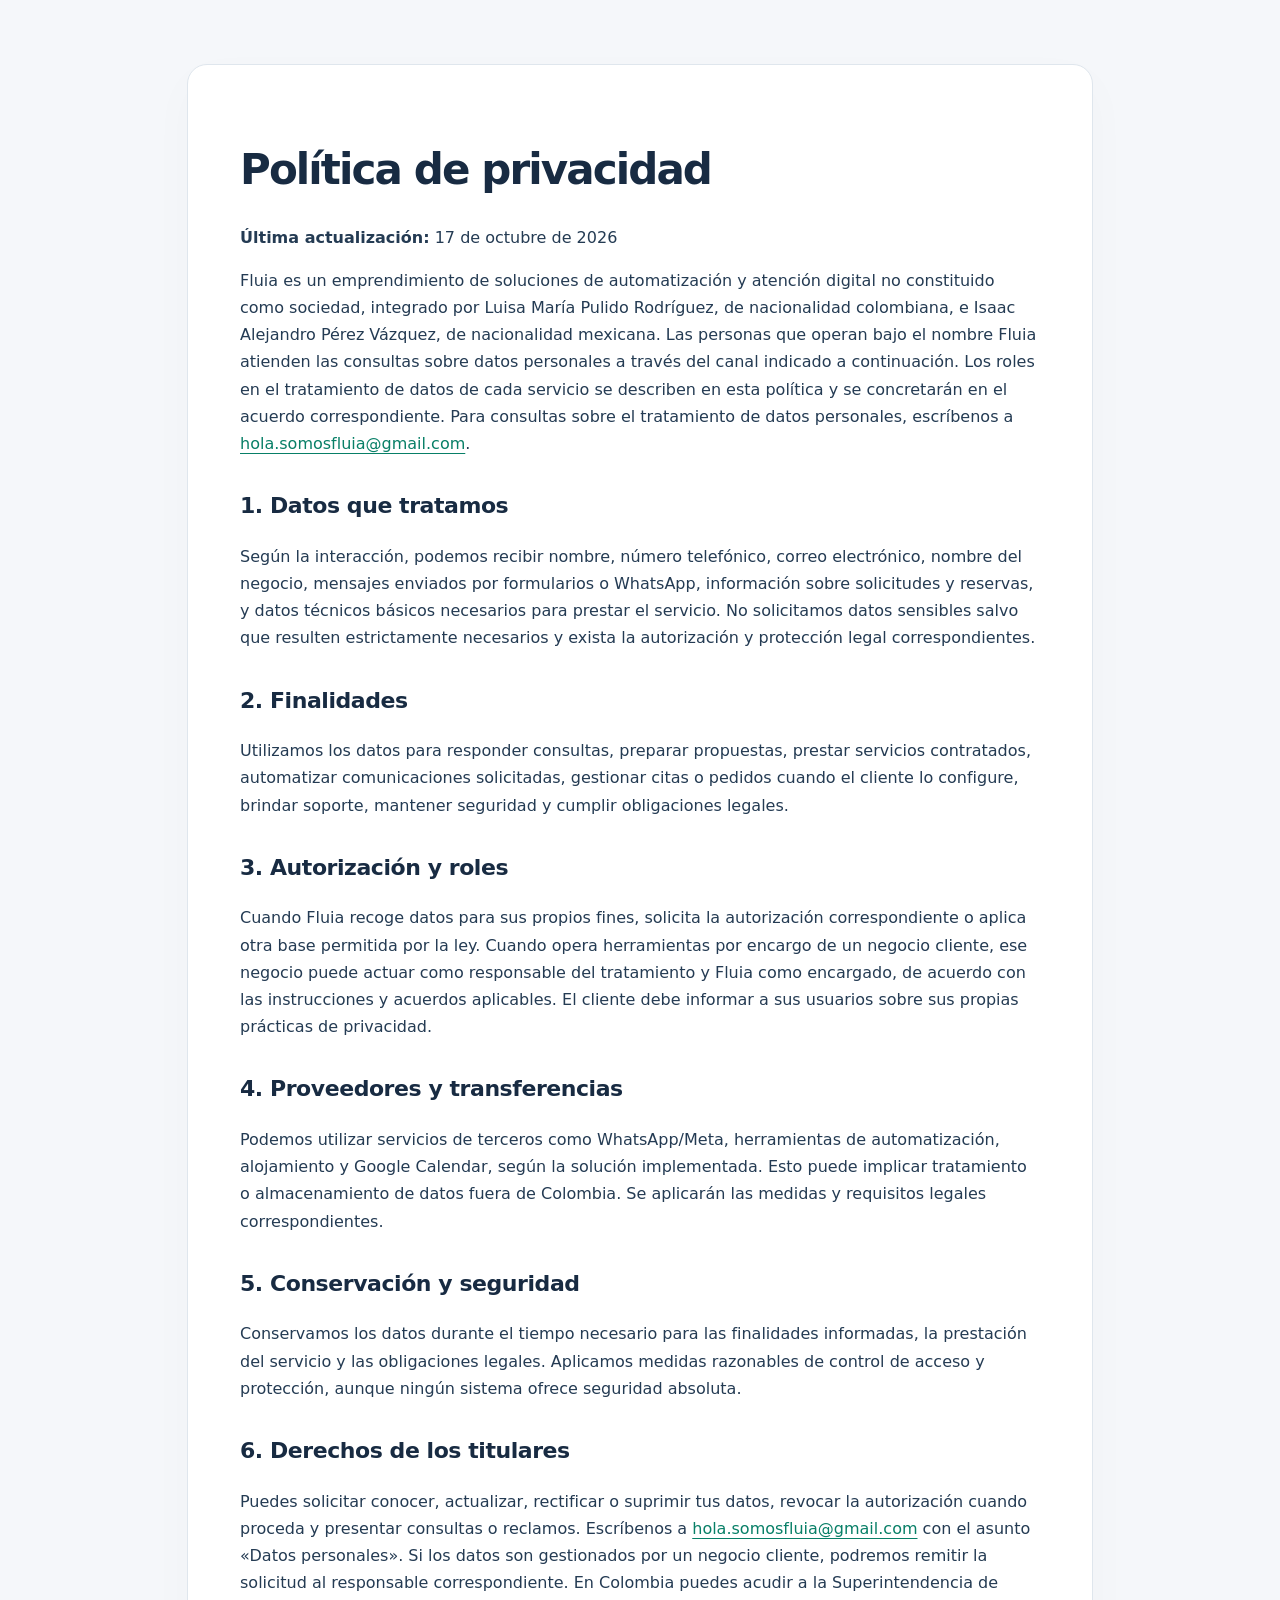
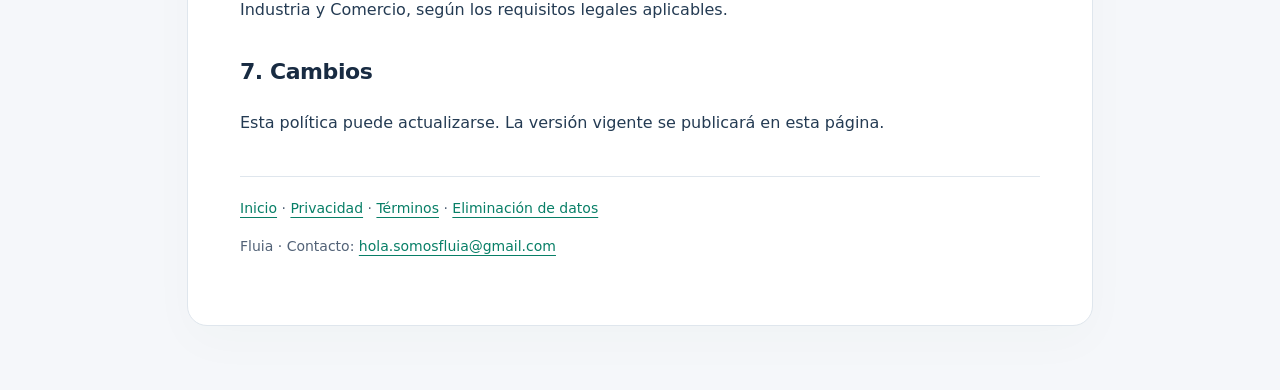
<file: privacidad.html>
<!doctype html><html lang="es"><head><meta charset="utf-8"><meta name="viewport" content="width=device-width,initial-scale=1"><title>Política de privacidad | Fluia</title><style>body{font-family:system-ui,-apple-system,Segoe UI,sans-serif;background:#f8fafc;color:#172033;margin:0;line-height:1.7}main{max-width:800px;margin:50px auto;padding:38px;background:white;border-radius:16px;box-shadow:0 5px 30px #16233a10}h1{line-height:1.2;color:#122e44}h2{margin-top:30px;color:#16485c}a{color:#087e89}footer{margin-top:40px;border-top:1px solid #ddd;padding-top:20px;font-size:14px}@media(max-width:700px){main{margin:0;padding:24px;border-radius:0}}</style>
<style>body{background:#f9fafa;color:#234b38;font-family:system-ui,-apple-system,Segoe UI,sans-serif}main{max-width:800px;margin:64px auto;padding:52px;background:#ffffff;border:1px solid #d7e6df;border-radius:20px;box-shadow:0 16px 48px #234b3806}h1{color:#234b38;font-size:clamp(30px,5vw,42px);letter-spacing:-.045em}h2{color:#355f4b;font-size:22px;letter-spacing:-.02em}a{color:#347969;text-underline-offset:4px}a:hover{color:#173c2a}a:focus-visible{outline:2px solid #497761;outline-offset:4px}footer{border-color:#d3e4dc;color:#6b7d74}@media(max-width:700px){main{margin:20px 14px;padding:28px 22px;border-radius:16px}body{font-size:15px}}
</style>
<style>body{background:#f5f7fa;color:#243b53}main{background:#fff;border-color:#dfe6ed}h1,h2{color:#182b42}a{color:#087f67}footer{border-color:#dfe6ed;color:#526277}</style></head><body><main><h1>Política de privacidad</h1><p><strong>Última actualización:</strong> 17 de octubre de 2026</p><p>Fluia es un emprendimiento de soluciones de automatización y atención digital no constituido como sociedad, integrado por Luisa María Pulido Rodríguez, de nacionalidad colombiana, e Isaac Alejandro Pérez Vázquez, de nacionalidad mexicana. Las personas que operan bajo el nombre Fluia atienden las consultas sobre datos personales a través del canal indicado a continuación. Los roles en el tratamiento de datos de cada servicio se describen en esta política y se concretarán en el acuerdo correspondiente. Para consultas sobre el tratamiento de datos personales, escríbenos a <a href="mailto:hola.somosfluia@gmail.com">hola.somosfluia@gmail.com</a>.</p>
<h2>1. Datos que tratamos</h2><p>Según la interacción, podemos recibir nombre, número telefónico, correo electrónico, nombre del negocio, mensajes enviados por formularios o WhatsApp, información sobre solicitudes y reservas, y datos técnicos básicos necesarios para prestar el servicio. No solicitamos datos sensibles salvo que resulten estrictamente necesarios y exista la autorización y protección legal correspondientes.</p>
<h2>2. Finalidades</h2><p>Utilizamos los datos para responder consultas, preparar propuestas, prestar servicios contratados, automatizar comunicaciones solicitadas, gestionar citas o pedidos cuando el cliente lo configure, brindar soporte, mantener seguridad y cumplir obligaciones legales.</p>
<h2>3. Autorización y roles</h2><p>Cuando Fluia recoge datos para sus propios fines, solicita la autorización correspondiente o aplica otra base permitida por la ley. Cuando opera herramientas por encargo de un negocio cliente, ese negocio puede actuar como responsable del tratamiento y Fluia como encargado, de acuerdo con las instrucciones y acuerdos aplicables. El cliente debe informar a sus usuarios sobre sus propias prácticas de privacidad.</p>
<h2>4. Proveedores y transferencias</h2><p>Podemos utilizar servicios de terceros como WhatsApp/Meta, herramientas de automatización, alojamiento y Google Calendar, según la solución implementada. Esto puede implicar tratamiento o almacenamiento de datos fuera de Colombia. Se aplicarán las medidas y requisitos legales correspondientes.</p>
<h2>5. Conservación y seguridad</h2><p>Conservamos los datos durante el tiempo necesario para las finalidades informadas, la prestación del servicio y las obligaciones legales. Aplicamos medidas razonables de control de acceso y protección, aunque ningún sistema ofrece seguridad absoluta.</p>
<h2>6. Derechos de los titulares</h2><p>Puedes solicitar conocer, actualizar, rectificar o suprimir tus datos, revocar la autorización cuando proceda y presentar consultas o reclamos. Escríbenos a <a href="mailto:hola.somosfluia@gmail.com">hola.somosfluia@gmail.com</a> con el asunto «Datos personales». Si los datos son gestionados por un negocio cliente, podremos remitir la solicitud al responsable correspondiente. En Colombia puedes acudir a la Superintendencia de Industria y Comercio, según los requisitos legales aplicables.</p>
<h2>7. Cambios</h2><p>Esta política puede actualizarse. La versión vigente se publicará en esta página.</p><footer><a href="./">Inicio</a> · <a href="privacidad.html">Privacidad</a> · <a href="terminos.html">Términos</a> · <a href="eliminacion-datos.html">Eliminación de datos</a><p>Fluia · Contacto: <a href="mailto:hola.somosfluia@gmail.com">hola.somosfluia@gmail.com</a></p></footer></main></body></html>
</file>
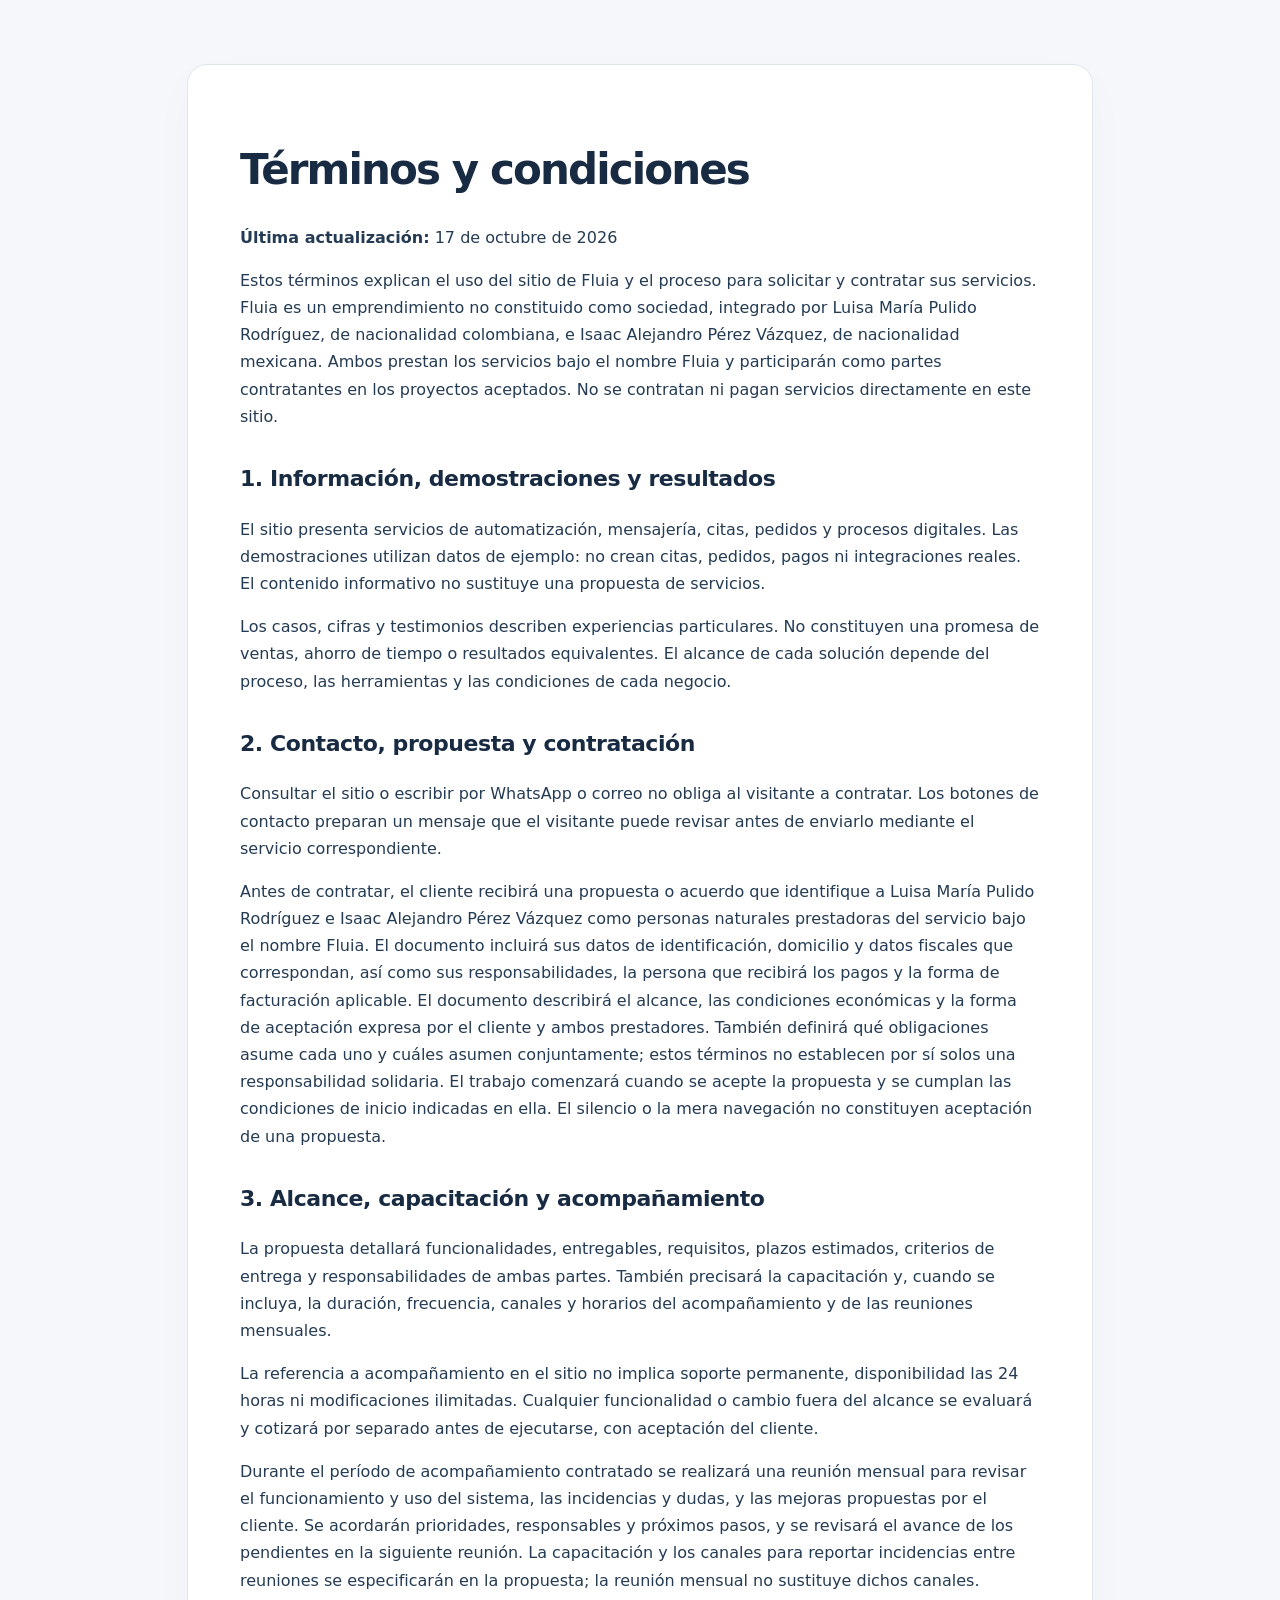
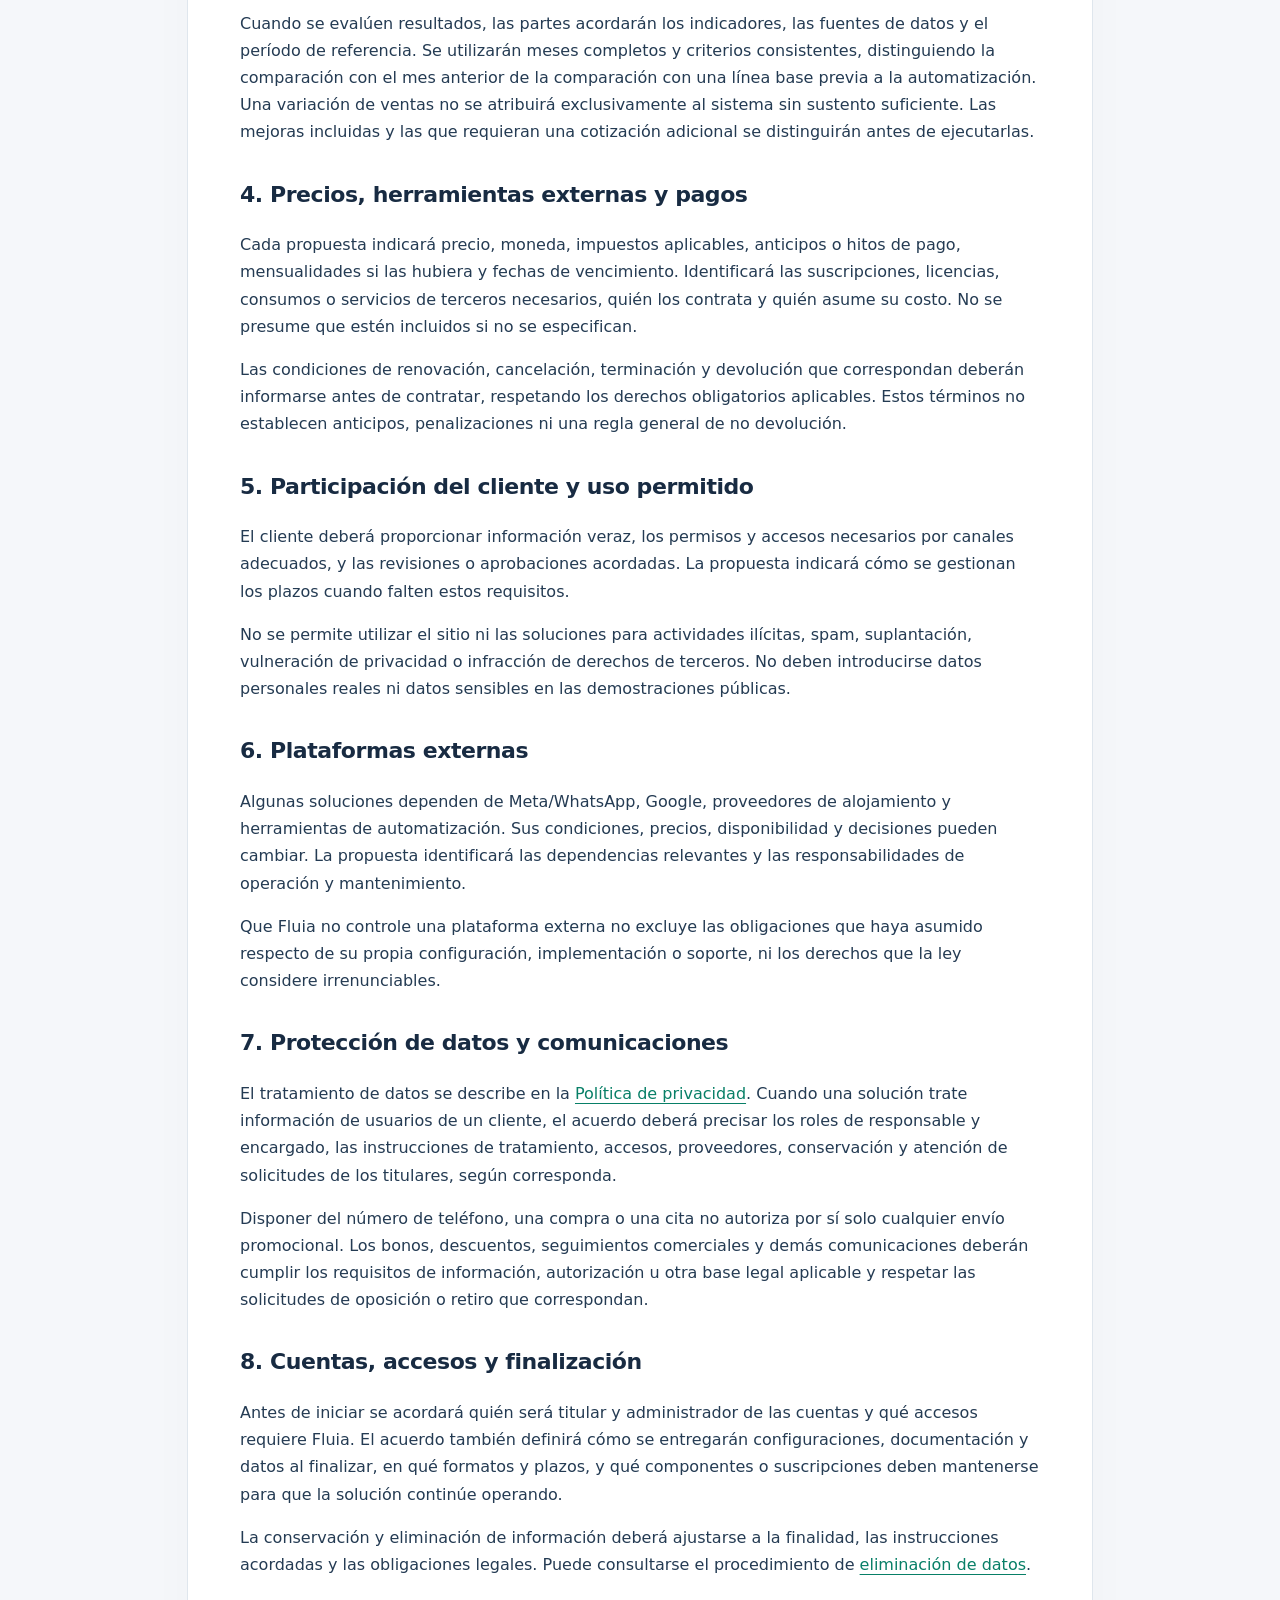
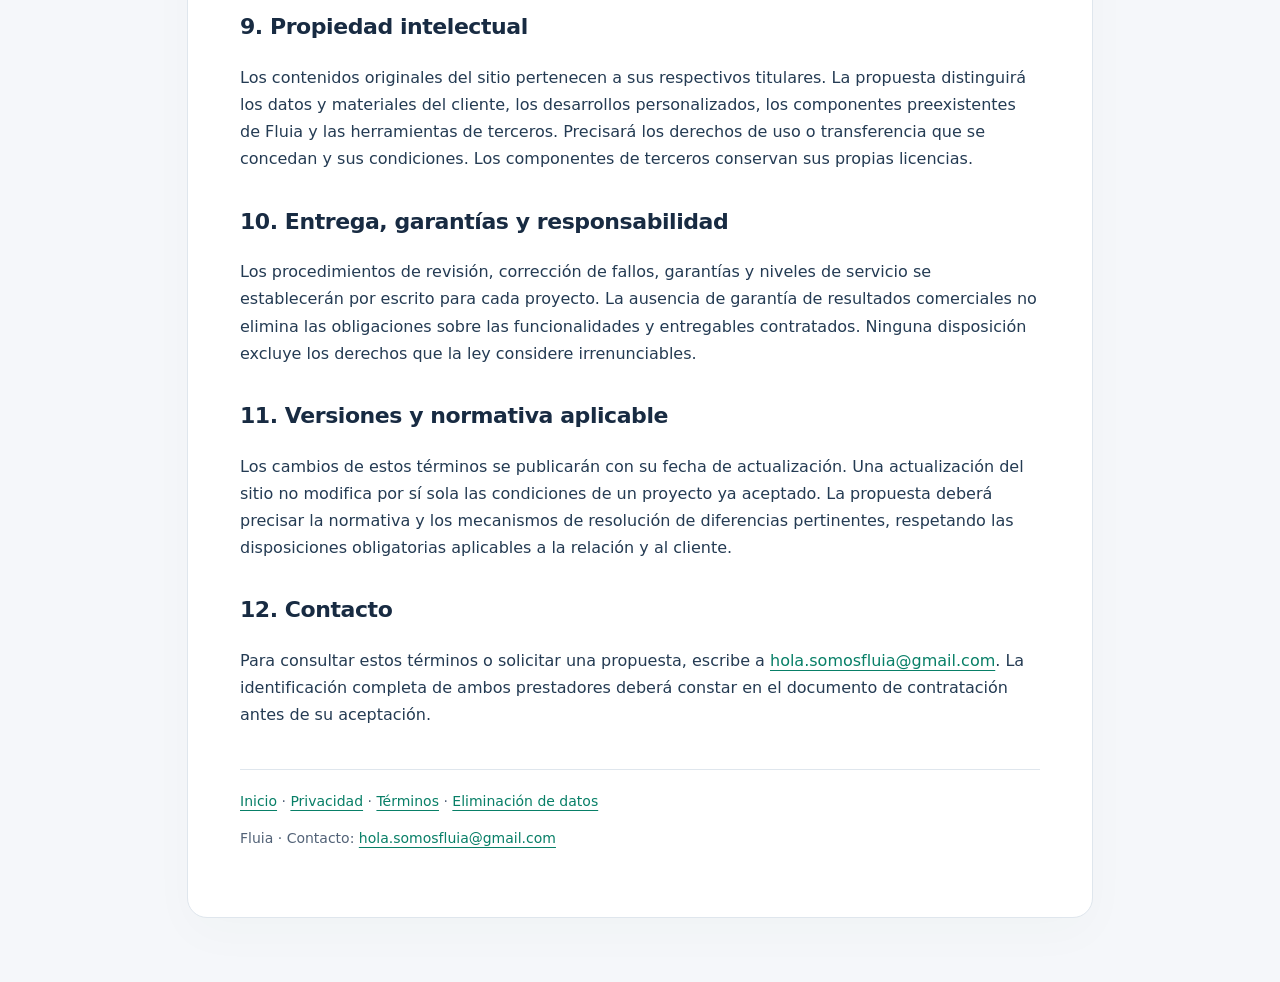
<file: terminos.html>
<!doctype html><html lang="es"><head><meta charset="utf-8"><meta name="viewport" content="width=device-width,initial-scale=1"><title>Términos y condiciones | Fluia</title><style>body{font-family:system-ui,-apple-system,Segoe UI,sans-serif;background:#f8fafc;color:#172033;margin:0;line-height:1.7}main{max-width:800px;margin:50px auto;padding:38px;background:white;border-radius:16px;box-shadow:0 5px 30px #16233a10}h1{line-height:1.2;color:#122e44}h2{margin-top:30px;color:#16485c}a{color:#087e89}footer{margin-top:40px;border-top:1px solid #ddd;padding-top:20px;font-size:14px}@media(max-width:700px){main{margin:0;padding:24px;border-radius:0}}</style>
<style>body{background:#f9fafa;color:#234b38;font-family:system-ui,-apple-system,Segoe UI,sans-serif}main{max-width:800px;margin:64px auto;padding:52px;background:#ffffff;border:1px solid #d7e6df;border-radius:20px;box-shadow:0 16px 48px #234b3806}h1{color:#234b38;font-size:clamp(30px,5vw,42px);letter-spacing:-.045em}h2{color:#355f4b;font-size:22px;letter-spacing:-.02em}a{color:#347969;text-underline-offset:4px}a:hover{color:#173c2a}a:focus-visible{outline:2px solid #497761;outline-offset:4px}footer{border-color:#d3e4dc;color:#6b7d74}@media(max-width:700px){main{margin:20px 14px;padding:28px 22px;border-radius:16px}body{font-size:15px}}
</style>
<style>body{background:#f5f7fa;color:#243b53}main{background:#fff;border-color:#dfe6ed}h1,h2{color:#182b42}a{color:#087f67}footer{border-color:#dfe6ed;color:#526277}</style></head><body><main><h1>Términos y condiciones</h1><p><strong>Última actualización:</strong> 17 de octubre de 2026</p>
<p>Estos términos explican el uso del sitio de Fluia y el proceso para solicitar y contratar sus servicios. Fluia es un emprendimiento no constituido como sociedad, integrado por Luisa María Pulido Rodríguez, de nacionalidad colombiana, e Isaac Alejandro Pérez Vázquez, de nacionalidad mexicana. Ambos prestan los servicios bajo el nombre Fluia y participarán como partes contratantes en los proyectos aceptados. No se contratan ni pagan servicios directamente en este sitio.</p>
<h2>1. Información, demostraciones y resultados</h2><p>El sitio presenta servicios de automatización, mensajería, citas, pedidos y procesos digitales. Las demostraciones utilizan datos de ejemplo: no crean citas, pedidos, pagos ni integraciones reales. El contenido informativo no sustituye una propuesta de servicios.</p><p>Los casos, cifras y testimonios describen experiencias particulares. No constituyen una promesa de ventas, ahorro de tiempo o resultados equivalentes. El alcance de cada solución depende del proceso, las herramientas y las condiciones de cada negocio.</p>
<h2>2. Contacto, propuesta y contratación</h2><p>Consultar el sitio o escribir por WhatsApp o correo no obliga al visitante a contratar. Los botones de contacto preparan un mensaje que el visitante puede revisar antes de enviarlo mediante el servicio correspondiente.</p><p>Antes de contratar, el cliente recibirá una propuesta o acuerdo que identifique a Luisa María Pulido Rodríguez e Isaac Alejandro Pérez Vázquez como personas naturales prestadoras del servicio bajo el nombre Fluia. El documento incluirá sus datos de identificación, domicilio y datos fiscales que correspondan, así como sus responsabilidades, la persona que recibirá los pagos y la forma de facturación aplicable. El documento describirá el alcance, las condiciones económicas y la forma de aceptación expresa por el cliente y ambos prestadores. También definirá qué obligaciones asume cada uno y cuáles asumen conjuntamente; estos términos no establecen por sí solos una responsabilidad solidaria. El trabajo comenzará cuando se acepte la propuesta y se cumplan las condiciones de inicio indicadas en ella. El silencio o la mera navegación no constituyen aceptación de una propuesta.</p>
<h2>3. Alcance, capacitación y acompañamiento</h2><p>La propuesta detallará funcionalidades, entregables, requisitos, plazos estimados, criterios de entrega y responsabilidades de ambas partes. También precisará la capacitación y, cuando se incluya, la duración, frecuencia, canales y horarios del acompañamiento y de las reuniones mensuales.</p><p>La referencia a acompañamiento en el sitio no implica soporte permanente, disponibilidad las 24 horas ni modificaciones ilimitadas. Cualquier funcionalidad o cambio fuera del alcance se evaluará y cotizará por separado antes de ejecutarse, con aceptación del cliente.</p>
<p>Durante el período de acompañamiento contratado se realizará una reunión mensual para revisar el funcionamiento y uso del sistema, las incidencias y dudas, y las mejoras propuestas por el cliente. Se acordarán prioridades, responsables y próximos pasos, y se revisará el avance de los pendientes en la siguiente reunión. La capacitación y los canales para reportar incidencias entre reuniones se especificarán en la propuesta; la reunión mensual no sustituye dichos canales.</p><p>Cuando se evalúen resultados, las partes acordarán los indicadores, las fuentes de datos y el período de referencia. Se utilizarán meses completos y criterios consistentes, distinguiendo la comparación con el mes anterior de la comparación con una línea base previa a la automatización. Una variación de ventas no se atribuirá exclusivamente al sistema sin sustento suficiente. Las mejoras incluidas y las que requieran una cotización adicional se distinguirán antes de ejecutarlas.</p>
<h2>4. Precios, herramientas externas y pagos</h2><p>Cada propuesta indicará precio, moneda, impuestos aplicables, anticipos o hitos de pago, mensualidades si las hubiera y fechas de vencimiento. Identificará las suscripciones, licencias, consumos o servicios de terceros necesarios, quién los contrata y quién asume su costo. No se presume que estén incluidos si no se especifican.</p><p>Las condiciones de renovación, cancelación, terminación y devolución que correspondan deberán informarse antes de contratar, respetando los derechos obligatorios aplicables. Estos términos no establecen anticipos, penalizaciones ni una regla general de no devolución.</p>
<h2>5. Participación del cliente y uso permitido</h2><p>El cliente deberá proporcionar información veraz, los permisos y accesos necesarios por canales adecuados, y las revisiones o aprobaciones acordadas. La propuesta indicará cómo se gestionan los plazos cuando falten estos requisitos.</p><p>No se permite utilizar el sitio ni las soluciones para actividades ilícitas, spam, suplantación, vulneración de privacidad o infracción de derechos de terceros. No deben introducirse datos personales reales ni datos sensibles en las demostraciones públicas.</p>
<h2>6. Plataformas externas</h2><p>Algunas soluciones dependen de Meta/WhatsApp, Google, proveedores de alojamiento y herramientas de automatización. Sus condiciones, precios, disponibilidad y decisiones pueden cambiar. La propuesta identificará las dependencias relevantes y las responsabilidades de operación y mantenimiento.</p><p>Que Fluia no controle una plataforma externa no excluye las obligaciones que haya asumido respecto de su propia configuración, implementación o soporte, ni los derechos que la ley considere irrenunciables.</p>
<h2>7. Protección de datos y comunicaciones</h2><p>El tratamiento de datos se describe en la <a href="privacidad.html">Política de privacidad</a>. Cuando una solución trate información de usuarios de un cliente, el acuerdo deberá precisar los roles de responsable y encargado, las instrucciones de tratamiento, accesos, proveedores, conservación y atención de solicitudes de los titulares, según corresponda.</p><p>Disponer del número de teléfono, una compra o una cita no autoriza por sí solo cualquier envío promocional. Los bonos, descuentos, seguimientos comerciales y demás comunicaciones deberán cumplir los requisitos de información, autorización u otra base legal aplicable y respetar las solicitudes de oposición o retiro que correspondan.</p>
<h2>8. Cuentas, accesos y finalización</h2><p>Antes de iniciar se acordará quién será titular y administrador de las cuentas y qué accesos requiere Fluia. El acuerdo también definirá cómo se entregarán configuraciones, documentación y datos al finalizar, en qué formatos y plazos, y qué componentes o suscripciones deben mantenerse para que la solución continúe operando.</p><p>La conservación y eliminación de información deberá ajustarse a la finalidad, las instrucciones acordadas y las obligaciones legales. Puede consultarse el procedimiento de <a href="eliminacion-datos.html">eliminación de datos</a>.</p>
<h2>9. Propiedad intelectual</h2><p>Los contenidos originales del sitio pertenecen a sus respectivos titulares. La propuesta distinguirá los datos y materiales del cliente, los desarrollos personalizados, los componentes preexistentes de Fluia y las herramientas de terceros. Precisará los derechos de uso o transferencia que se concedan y sus condiciones. Los componentes de terceros conservan sus propias licencias.</p>
<h2>10. Entrega, garantías y responsabilidad</h2><p>Los procedimientos de revisión, corrección de fallos, garantías y niveles de servicio se establecerán por escrito para cada proyecto. La ausencia de garantía de resultados comerciales no elimina las obligaciones sobre las funcionalidades y entregables contratados. Ninguna disposición excluye los derechos que la ley considere irrenunciables.</p>
<h2>11. Versiones y normativa aplicable</h2><p>Los cambios de estos términos se publicarán con su fecha de actualización. Una actualización del sitio no modifica por sí sola las condiciones de un proyecto ya aceptado. La propuesta deberá precisar la normativa y los mecanismos de resolución de diferencias pertinentes, respetando las disposiciones obligatorias aplicables a la relación y al cliente.</p>
<h2>12. Contacto</h2><p>Para consultar estos términos o solicitar una propuesta, escribe a <a href="mailto:hola.somosfluia@gmail.com">hola.somosfluia@gmail.com</a>. La identificación completa de ambos prestadores deberá constar en el documento de contratación antes de su aceptación.</p>
<footer><a href="./">Inicio</a> · <a href="privacidad.html">Privacidad</a> · <a href="terminos.html">Términos</a> · <a href="eliminacion-datos.html">Eliminación de datos</a><p>Fluia · Contacto: <a href="mailto:hola.somosfluia@gmail.com">hola.somosfluia@gmail.com</a></p></footer></main></body></html>
</file>
<file: assets/refinement.css>
/* Fluia — warm surfaces, clear hierarchy and a quieter interface. */
:root{--ink:#183c3c;--navy:#123c38;--blue:#246c61;--sky:#b2edd1;--mint:#b9eed5;--gray:#637774;--line:#dbe4e0;--font:'Manrope',system-ui,sans-serif;--body:'DM Sans',system-ui,sans-serif}
body{background:#f5f7f7;color:var(--ink);-webkit-font-smoothing:antialiased}
::selection{background:#b9eed5;color:#123c38}
h1,h2,h3{text-wrap:balance;letter-spacing:-.045em}
p{text-wrap:pretty}
.wrap{width:min(1200px,calc(100% - 80px))}
.header{background:#f5f7f7ed;border-bottom:1px solid #183c3c12}
.header .wrap{height:88px}
.brand i,.nav a:hover,.colorblue{color:#347969}
.nav a{color:#4d6762;font-size:12px}
.languages{background:#e5f0eb;border-color:#d6e4dd}
.languages button{color:#5b7167}
.languages button[aria-pressed=true]{color:#214f39;box-shadow:0 2px 5px #183c3c0a}
.btn{border-radius:14px;font-size:12px;min-height:56px;box-shadow:none}
.btn:hover{transform:translateY(-2px)}
.btn-blue{background:#234f3a;box-shadow:0 6px 12px #234f3a12}
.btn-blue:hover{background:#163c2a;box-shadow:0 8px 20px #234f3a20}
.btn-outline{border-color:#bdcec6}
.btn-outline:hover{background:#e9f2ee}
.btn-mint{background:#b9eed5;color:#214f39}
.navquote{min-height:44px;border-radius:12px}
.hero{background:#f5f7f7;color:var(--ink);min-height:0}
.hero:before{background:radial-gradient(ellipse at 90% 55%,#dae9e3a1,transparent 52%)}
.hero:after{width:650px;height:650px;right:-380px;top:-140px;border-color:#54716315;box-shadow:0 0 0 90px #54716304,0 0 0 180px #54716303}
.hero-layout{padding:100px 0 104px;gap:64px;grid-template-columns:1.08fr .92fr}
.hero-kicker{color:#537163;font-size:10px;letter-spacing:.13em;gap:10px;margin-bottom:28px}
.live-dot{background:#528c71;box-shadow:0 0 0 5px #528c7112}
.hero h1{font-size:clamp(46px,5vw,72px);line-height:1.08;letter-spacing:-.06em}
.hero h1 span{color:#477660}
.hero p{color:#61746b;font-size:16px;line-height:1.85;max-width:460px}
.hero-ctas{margin-top:32px;gap:14px}
.ghost-hero{color:#335947;padding-left:4px}
.ghost-hero:hover{color:#163c2a}
.proof-points{color:#63766d;gap:24px;margin-top:28px}
.proof-points b{color:#4d7d66}
.hero-copy>p:last-child{color:#6c7c74!important}
.hero-copy>p:last-child>span:first-child{color:#5a8470!important}
.orbit-tag{color:#6a7e75;font-size:9px;text-align:left;margin-bottom:16px;padding-left:8px}
.demo-device{transform:none;border:1px solid #cedfd7;border-radius:20px;background:#ecf3f0;box-shadow:0 26px 65px -25px #214b3745,0 3px 12px #214b3706}
.demo-device:hover{transform:translateY(-3px)}
.devicebar{background:#ffffff;border-color:#ddeae5;height:52px}
.devicebar strong span{color:#577c6a}
.device-dots i{background:#dce7e2}
.device-dots i:first-child{background:#8cc2a8}
.device-inner{padding:16px;gap:12px}
.conversation{border-color:#dae7e2;border-radius:12px}
.mini-tag{color:#3d745a;background:#eaf2ef}
.chat-line{background:#ecf3f0;color:#586e64;border-radius:12px 12px 12px 3px}
.chat-line.from-fluia{background:#e0ece7;color:#3d6250}
.chat-line.from-sale{background:#c7eddb;color:#345b49}
.step{border-color:#dae8e2;border-radius:12px}
.step.on{background:#f3f5f6;border-color:#b3d9c7}
.step .ico{background:#e2ede8;color:#43785f;border-radius:9px}
.step small{color:#6c7c74}
.device-footer{background:#e7f0ec;border-color:#d6e8df;padding:14px}
.tab{border-color:#ccdfd6;color:#586c63}
.tab[aria-pressed=true]{background:#315b47;border-color:#315b47}
.reset-demo{color:#4c715f}
.floating-mint{background:#bdedd6;color:#335444;box-shadow:0 12px 30px #264c3a20;border:1px solid #a9dfc5;border-radius:12px;right:-14px;bottom:-25px;padding:16px;font-size:10px;transform:rotate(-2deg)}
.hero-stripe{background:#e7f0ec;border-top:1px solid #d5e4dd;border-bottom:1px solid #d5e4dd}
.hero-stripe .wrap{min-height:58px;color:#62786e;font-size:9px;letter-spacing:.12em}
.hero-stripe b{color:#315946}
.results,.loyalty{background:#ffffff;padding:110px 0}
.section-header{margin-bottom:40px;gap:56px}
.section-header h2,.loyalty h2,.support h2{font-size:clamp(36px,4vw,54px);line-height:1.14}
.section-header p,.people-head p,.loyalty p,.support p{color:#697b72;line-height:1.85}
.eyebrow{color:#557d6a;font-size:10px;letter-spacing:.15em}
.result-grid{gap:20px;grid-template-columns:1fr 1fr}
.metric-card{border-radius:20px;min-height:340px;padding:32px}
.metric-card.dark{background:#204f39}
.metric-card.light{background:#dfece7;color:#234d39}
.metric-card:after{border-color:#9bc9b335;box-shadow:0 0 0 70px #9bc9b308,0 0 0 140px #9bc9b306}
.dark .metric-number{color:#b9edd4}
.light .metric-number{color:#355d4a}
.metric-number{letter-spacing:-.075em;font-size:clamp(80px,8vw,116px)}
.verified{border-color:#ffffff40;font-size:8px}
.light .verified{border-color:#31594630}
.metric-bottom strong{font-size:18px;line-height:1.4;letter-spacing:-.025em}
.result-footer{background:#f1f3f4;border-color:#dfebe6;border-radius:14px;padding:20px 24px}
.result-footer p{color:#6b7b73}.result-footer b{color:#365546}
.sectors{background:#eef2f3;padding:110px 0}
.sector-options{gap:10px}
.sector-options button{background:transparent;border-color:#ccdfd6;color:#5b7167;padding:13px 20px}
.sector-options button[aria-pressed=true]{background:#315c48;border-color:#315c48;box-shadow:none}
.sector-panel{border-color:#d2e4db;border-radius:20px;box-shadow:0 10px 36px #2c574307}
.sector-copy{padding:44px}.sector-copy h3{line-height:1.2}
.sector-copy p{color:#697e74}
.sector-visual{background:#dbe9e3}
.sector-visual:after{border-color:#a8cebc}
.stack-item{border-radius:12px;box-shadow:0 8px 24px #3155440d}
.stack-icon{background:#e7f0ec;color:#457a61;border-radius:10px}
.stack-item small{color:#6c8378}
.service-cloud span{background:#e1ede8;border-color:#d2e6dd;color:#547264}
.loop-display{background:#eaf2ef;border-color:#d2e6dd;border-radius:20px;padding:24px}
.loop-display:before{background:#cbe9db80}
.loop-row{border-color:#dbe8e3;border-radius:12px;box-shadow:none}
.loop-row i{background:#e6f0ec;color:#497c64;border-radius:10px}
.loop-row:nth-child(4){background:#cdedde;border-color:#b6e1cd}
.loop-row span,.loop-disclaimer{color:#6b8579}
.support{background:#e2eee9;padding:100px 0}
.support .eyebrow,.support-step .num{color:#467760}
.support-step{padding:24px 0;border-color:#bcd7ca}
.support-step small{color:#5b7e6d}
.quote{background:#204b37;padding:110px 0}
.quote h2{line-height:1.13}.quote p{color:#c4d6cd}
.quote-points{color:#bbe6d2}.quote .eyebrow{color:#a7ddc3}
.quote:before{border-color:#99d6b930;box-shadow:0 0 0 80px #99d6b904,0 0 0 160px #99d6b903}
.form-card{border-radius:20px;padding:32px;box-shadow:0 20px 40px #0d2b2520;color:#234b38;background:#ffffff}
.form-card p{color:#6d7c75}
.form-card select{background-color:#f2f4f5;border-color:#d3e4dc;color:#3f5b4e;font-size:13px}
.form-card .btn-outline{margin-top:12px}
.form-disclaimer{color:#6b8177}
.people{background:#f5f7f7;padding:100px 0}
.people-head h2{line-height:1.15}
.person{border-radius:18px;border-color:#d7e6df;padding:20px;gap:22px;background:#ffffff}
.portrait,.portrait.transparent{border-radius:12px;background:#e2eee9;border-color:#d7e7df}
.person .role{color:#578871;letter-spacing:.12em;line-height:1.6}
.person p{color:#6b7d74}.people-note{color:#73897f}
.footer{background:#163a29;padding-top:44px}
.foot-row{border-color:#b5dbc91a}.foot-row p,.foot-bottom{color:#a4bbb0}
.foot-links a:hover{color:#b9edd4}
.float-wa{background:#ceefdf;color:#2c513f;border-color:#afdcc7;box-shadow:0 5px 20px #214b3715;padding:12px 18px}
.float-wa .bubble-mark{background:#497761}
@media(min-width:781px) and (max-width:1050px){.wrap{width:calc(100% - 48px)}.hero-layout{gap:30px}.hero h1{font-size:53px}.nav{gap:14px}.nav a{font-size:10px}.header .wrap{gap:18px}}
@media(max-width:780px){.wrap{width:min(100% - 40px,650px)}.header .wrap{height:74px}.hero-layout{grid-template-columns:1fr;padding:64px 0 72px;gap:54px}.hero h1{font-size:clamp(44px,8.2vw,66px)}.hero p{font-size:15px}.hero-orbit{max-width:520px}.hero-stripe .wrap{min-height:52px}.hero-kicker{font-size:9px}.mobile-menu{background:#f5f7f7;border-color:#d5e4dd}.mobile-menu a{background:#e7f0ec;color:#315b47}.burger{background:#ffffff;border-color:#ccdfd6;color:#315b47}.results,.sectors,.loyalty,.support,.quote,.people{padding:72px 0}.result-grid{grid-template-columns:1fr}.metric-card{min-height:300px}.sector-copy{padding:30px}.floating-mint{right:0}.quote-grid{gap:36px}.section-header h2,.loyalty h2,.support h2{font-size:clamp(34px,6vw,46px)}}
@media(max-width:470px){.wrap{width:calc(100% - 36px)}.hero-layout{padding-top:48px}.hero h1{font-size:clamp(38px,10.3vw,48px)}.hero-ctas{gap:8px}.hero-kicker{font-size:8px;letter-spacing:.09em}.hero p{font-size:14px}.hero-ctas .btn{font-size:11px;padding-left:16px}.device-inner{padding:8px;gap:6px}.device-footer{padding:10px;gap:5px}.metric-card{padding:25px}.metric-number{font-size:88px}.metric-bottom strong{font-size:16px}.section-header h2,.loyalty h2,.support h2,.quote h2,.people-head h2{font-size:35px}.sector-copy{padding:25px}.sector-options button{padding:11px 14px;font-size:10px}.form-card{padding:23px}.person{padding:14px;gap:14px}.float-wa{padding:10px 12px}}
@media(prefers-reduced-motion:reduce){html{scroll-behavior:auto}*,*::before,*::after{transition:none!important;animation:none!important;transform:none!important}}
@media(max-width:780px){.floating-mint{position:relative;right:auto;bottom:auto;transform:none;margin:16px 0 0 auto;max-width:280px}.hero-orbit{padding-bottom:0}}
</file>
<file: assets/experience.css>
:root{--ink:#122f43;--navy:#102d44;--blue:#247b9b;--sky:#b8e6ee;--mint:#b9eed5}
body{color:var(--ink)}.brand i,.colorblue{color:#287d8d}.brand-symbol path{stroke:#247b9b}.brand-symbol circle{fill:#addfc7}
.header{background:#f5f7f7f2}.nav a{color:#4f6574}.btn-blue{background:#123e54}.btn-blue:hover{background:#0d2e40}.btn-outline{color:#234d60;border-color:#c9d8d7}.hero{background:#102d44;color:#fff}.hero:before{background:radial-gradient(ellipse at 85% 35%,#27697955,transparent 55%)}.hero:after{right:-220px;top:-270px;width:800px;height:800px;border-color:#a5d4df1c;box-shadow:0 0 0 100px #a5d4df04,0 0 0 200px #a5d4df03}.hero-layout{grid-template-columns:1.05fr 1fr;gap:64px;padding:90px 0 106px}.hero h1{font-size:clamp(46px,5.2vw,75px);line-height:1.06;letter-spacing:-.055em}.hero h1 span{color:#b5e9d0}.hero-kicker{color:#bdd4df}.hero p{color:#bacfd8}.hero-copy>p:last-child{color:#a6c6ce!important}.hero .btn-blue{background:#b9eed5;color:#1d4148;box-shadow:none}.hero .btn-blue:hover{background:#dbeae4}.hero .btn .circle-arrow{background:#284f4620}.ghost-hero,.ghost-hero:hover{color:#dae8ec;font-size:11px}.proof-points{color:#a9c5cf}.proof-points b{color:#b5e9d0}.orbit-tag{color:#a5c8d4}.demo-device{box-shadow:0 25px 70px #0005;border:6px solid #ffffff14;background:#f2f5f6}.floating-mint{box-shadow:0 10px 30px #0002}.hero-stripe{background:#0c273a;border-color:#ffffff12}.hero-stripe .wrap{color:#91b4c2}.hero-stripe b{color:#b9eed5}
.time-lab{padding:104px 0;background:#f5f7f7}.lab-heading{display:flex;justify-content:space-between;gap:64px;align-items:end;margin-bottom:36px}.lab-heading h2,.questions h2{font-size:clamp(34px,4vw,54px);line-height:1.13;margin-top:16px}.lab-heading>p{max-width:310px;color:#647782;line-height:1.8;font-size:15px}.task-tabs{display:grid;grid-template-columns:repeat(3,1fr);gap:12px;margin-bottom:20px}.task-tabs button{display:flex;align-items:center;gap:12px;text-align:left;padding:19px;border:1px solid #dce4e0;background:transparent;border-radius:12px;color:#536b75;font:700 12px var(--font);transition:background .2s,border-color .2s}.task-tabs button>span:nth-child(2){flex:1}.task-tabs button>span:first-child{font-size:10px;opacity:.6}.task-tabs button:hover{background:#e9f2ee}.task-tabs button[aria-pressed=true]{background:#123e54;border-color:#123e54;color:#fff}.task-stage{display:grid;grid-template-columns:.75fr 1.25fr;border:1px solid #dce4e0;border-radius:20px;overflow:hidden;background:#ffffff;min-height:340px}.task-before{padding:36px;border-right:1px solid #e0e8e5;background:#ebf1ee}.task-before .small-cap{color:#7d877d;font-size:9px}.task-before h3{font-size:26px;line-height:1.2;margin:25px 0 14px}.task-before p{font-size:13px;line-height:1.85;color:#737d77}.manual-lines{display:grid;gap:8px;margin-top:25px;color:#a9afa5;font-size:13px}.manual-lines span:nth-child(2){padding-left:20px}.task-after{padding:36px;position:relative;background:radial-gradient(ellipse at 100% 100%,#dfece799,transparent 65%)}.task-after-head{display:flex;justify-content:space-between;gap:16px;align-items:center}.task-after-head .small-cap{color:#397286;font-size:9px;letter-spacing:.12em}.flow-status{font-size:9px;color:#6d857a;display:flex;gap:6px;align-items:center}.flow-status i{height:5px;width:5px;border-radius:50%;background:#6ba68a}.connected-flow{display:flex;align-items:stretch;margin:32px 0;gap:22px}.connected-node{position:relative;flex:1;display:flex;flex-direction:column;gap:16px;padding:16px 12px;background:#fff;border:1px solid #dce6e2;border-radius:12px;box-shadow:0 5px 10px #123e5404;animation:flow-in .4s both;animation-delay:var(--delay)}.connected-node:not(:last-child):after{content:'→';position:absolute;right:-19px;top:45%;color:#8bac9c;font-size:14px}.node-number{display:grid;place-items:center;background:#e9f2ee;color:#457b61;border-radius:8px;width:30px;height:30px;font:700 10px var(--font)}.connected-node strong{font:700 11px/1.6 var(--font)}.task-outcome{display:flex;gap:14px}.outcome-icon{height:38px;width:38px;flex:none;display:grid;place-items:center;border-radius:50%;background:#c7eddb;color:#3f6f58}.task-outcome h3{font-size:21px;line-height:1.3;letter-spacing:-.03em}.task-outcome p{font-size:12px;line-height:1.7;color:#6f8178;margin-top:8px}.task-cta{display:inline-flex;gap:20px;font-size:11px;font-weight:700;color:#286b7e;margin:24px 0 0 52px}.task-cta:hover{text-decoration:underline;text-underline-offset:5px}.time-calculator{display:grid;grid-template-columns:1fr .85fr .6fr;align-items:center;gap:36px;border-bottom:1px solid #dce4e0;padding:38px 0 26px}.time-calculator h3{font-size:21px;line-height:1.35;margin-top:10px}.time-calculator p{font-size:12px;color:#6f8178;margin-top:10px}.time-calculator .eyebrow{font-size:8px;letter-spacing:.1em}.range-control label{display:flex;justify-content:space-between;align-items:center;font-size:11px;font-weight:700}.range-control output{padding:6px 9px;background:#e1ede8;color:#406a56;border-radius:6px}.range-control input{--progress:14.28%;appearance:none;width:100%;height:5px;border-radius:9px;background:linear-gradient(to right,#315f6a var(--progress),#d7e4de var(--progress));margin:25px 0 12px;cursor:pointer}.range-control input::-webkit-slider-thumb{appearance:none;width:22px;height:22px;background:#fff;border:5px solid #315f6a;border-radius:50%;box-shadow:0 0 0 5px #315f6a0c}.range-control input::-moz-range-thumb{width:13px;height:13px;background:#fff;border:5px solid #315f6a;border-radius:50%}.range-control input:focus-visible{outline:2px solid #247b9b;outline-offset:8px}.range-ends{display:flex;justify-content:space-between;font-size:9px;color:#7f9188}.time-total{padding-left:30px;border-left:1px solid #d7e4de}.time-total strong{font:800 44px/1 var(--font);letter-spacing:-.06em;color:#234d60}.time-total span{display:block;font-size:10px;margin-top:10px;color:#597367}.time-total small{display:block;font-size:9px;line-height:1.7;color:#7f9188;margin-top:8px}.questions{background:#ffffff;padding:90px 0}.questions-grid{display:grid;grid-template-columns:.8fr 1.2fr;gap:90px}.questions-grid>div>p{max-width:320px;font-size:14px;line-height:1.8;color:#6b7d83;margin-top:22px}.faq-list details{border-bottom:1px solid #dde6e2;padding:0}.faq-list summary{cursor:pointer;list-style:none;padding:24px 32px 24px 0;position:relative;font:700 14px/1.6 var(--font)}.faq-list summary::-webkit-details-marker{display:none}.faq-list summary:after{content:'+';position:absolute;right:3px;top:23px;font-size:22px;font-weight:400;color:#59836f}.faq-list details[open] summary:after{content:'−'}.faq-list details p{font-size:13px;color:#6c7d7d;line-height:1.9;padding:0 30px 25px 0}.faq-list summary:focus-visible{outline:2px solid #247b9b;outline-offset:4px}.quote{background:#102d44}.quote h2{font-size:clamp(38px,4.5vw,62px)}.quote .accent{color:#b5e9d0}.quote .eyebrow{color:#a5c8d4!important}.metric-card.dark{background:#123e54}.dark .metric-number{color:#c5e4de}.metric-card.light{background:#e4efea}.light .metric-number{color:#286879}.footer{background:#0c2637}.people{background:#f0f3f4}.people-grid{gap:24px}.person{padding:24px}.portrait{width:150px;height:175px}.reading-progress{position:fixed;top:0;left:0;right:0;height:3px;background:#75a99e;z-index:100;transform:scaleX(0);transform-origin:left;pointer-events:none}
@keyframes flow-in{from{opacity:0;transform:translateY(8px)}to{opacity:1;transform:translateY(0)}}
@media(max-width:1050px) and (min-width:781px){.hero-layout{gap:30px}.hero h1{font-size:55px}.task-after,.task-before{padding:26px}.time-calculator{gap:22px}.questions-grid{gap:45px}}
@media(max-width:780px){.hero-layout{grid-template-columns:1fr;padding:65px 0 58px;gap:45px}.hero h1{font-size:clamp(47px,8.5vw,68px)}.hero-orbit{margin-top:10px}.time-lab,.questions{padding:68px 0}.lab-heading{display:block}.lab-heading>p{margin-top:22px;max-width:450px;font-size:14px}.task-tabs{gap:8px}.task-tabs button{padding:14px 12px;font-size:10px;gap:7px}.task-stage{grid-template-columns:1fr}.task-before{border-right:0;border-bottom:1px solid #e0e8e5;padding:26px}.task-before h3{margin-top:15px}.manual-lines{display:none}.task-after{padding:28px}.time-calculator{grid-template-columns:1fr 1fr;gap:30px}.time-calculator>div:first-child{grid-column:1/-1}.time-total{padding-left:24px}.questions-grid{grid-template-columns:1fr;gap:25px}.questions h2,.lab-heading h2{font-size:38px}.person{padding:18px}.portrait{width:125px;height:155px}}
@media(max-width:470px){.hero h1{font-size:clamp(40px,10.5vw,49px)}.hero-layout{padding-top:48px}.hero-ctas{align-items:flex-start;flex-direction:column;gap:8px}.hero-ctas .ghost-hero{padding:12px 0}.task-tabs{grid-template-columns:1fr;gap:7px}.task-tabs button{font-size:12px;padding:15px}.task-stage{border-radius:15px}.task-after,.task-before{padding:23px}.task-after-head{align-items:start;flex-direction:column;gap:10px}.connected-flow{gap:15px;margin:26px 0}.connected-node{padding:12px 8px;border-radius:9px;gap:12px}.connected-node strong{font-size:10px;line-height:1.5;overflow-wrap:anywhere}.connected-node:not(:last-child):after{right:-13px;font-size:11px}.node-number{width:25px;height:25px}.task-outcome h3{font-size:20px}.task-cta{margin-left:0}.time-calculator{gap:24px 16px}.time-total{padding-left:16px}.time-total strong{font-size:37px}.lab-heading h2,.questions h2{font-size:34px}.faq-list summary{font-size:13px}.person{gap:14px}.portrait{width:105px;height:145px}}
@media(prefers-reduced-motion:reduce){.connected-node{animation:none}.reading-progress{transition:none}}
</file>
<file: assets/simulator.css>
.hero-map{padding:12px}.map-caption{font:700 10px var(--font);letter-spacing:.15em;color:#a0c5cf;margin-bottom:22px}.map-message{display:flex;gap:15px;align-items:center;border:1px solid #ffffff23;background:#ffffff09;padding:23px;border-radius:16px}.map-avatar{width:43px;height:43px;display:grid;place-items:center;background:#ffffff12;border-radius:50%;color:#b9eed5;font-size:24px}.map-message small{font-size:8px;letter-spacing:.14em;color:#8eb6c7}.map-message p{font-size:15px;margin:5px 0 0;color:#e3eef0}.map-connector{height:36px;width:1px;background:#a4c9b7;margin:auto}.map-hub{display:flex;align-items:center;gap:17px;background:#b9eed5;color:#1d454b;border:1px solid #dceae4;padding:24px;border-radius:16px;box-shadow:0 18px 40px #0002}.hub-symbol{font:800 37px var(--font);letter-spacing:-.1em}.map-hub strong{display:block;font:800 20px var(--font)}.map-hub small{font-size:11px;display:block;margin-top:4px}.hub-spark{margin-left:auto;font-size:27px;color:#5d947a}.map-branches{height:32px;width:50%;border:1px solid #a4c9b760;border-bottom:0;border-radius:13px 13px 0 0;position:relative;margin:26px auto 0}.map-branches:before{content:'';height:26px;width:1px;background:#a4c9b760;position:absolute;left:50%;top:-27px}.map-destinations{display:grid;grid-template-columns:1fr 1fr;gap:16px}.map-destinations a{display:flex;gap:9px;align-items:center;border:1px solid #ffffff25;background:#ffffff07;border-radius:12px;padding:20px 14px;transition:background .2s,transform .2s}.map-destinations a:hover{background:#ffffff12;transform:translateY(-3px)}.map-destinations strong{font:700 11px/1.5 var(--font);flex:1}.map-destinations a>span{color:#b9eed5;font-size:20px}.hero-map .map-footnote{font-size:11px;text-align:center;margin:22px 0 0;max-width:none;color:#89adbd}
.simulator-section{padding:95px 0;background:#f5f7f7;scroll-margin-top:85px}.sim-tabs{display:flex;gap:10px;margin-bottom:22px}.sim-tabs button{display:flex;gap:12px;align-items:center;padding:16px 24px;border:1px solid #d5dfda;border-radius:12px;background:transparent;color:#5c7279;font:700 13px var(--font)}.sim-tabs button[aria-pressed=true]{background:#123e54;color:white;border-color:#123e54}.sim-tabs button>span:first-child{font-size:21px}.sim-tabs button:disabled{cursor:wait}.sim-notice{display:flex;gap:12px;align-items:center;font-size:11px;color:#6c8077;margin-bottom:20px;line-height:1.7}.sim-notice .live-dot{width:5px;height:5px;flex:none;box-shadow:none}.sim-notice button{margin-left:auto;flex:none;border:0;background:none;color:#316c7a;text-decoration:underline;text-underline-offset:4px;font-size:12px}.sim-grid{display:grid;grid-template-columns:.85fr 1.15fr;gap:22px;align-items:start}.sim-chat,.sim-operation{background:#ffffff;border:1px solid #dce5e1;border-radius:18px;overflow:hidden;min-width:0}.sim-panel-heading{display:flex;align-items:center;gap:12px;padding:20px 24px;border-bottom:1px solid #e2e9e6;background:#ffffff;min-height:84px}.sim-panel-heading strong{font:800 13px var(--font);display:block}.sim-panel-heading small{display:block;font-size:10px;color:#7d8f86;margin-top:4px}.sim-avatar,.operation-icon{display:grid;place-items:center;width:37px;height:37px;border-radius:11px;background:#e1ede8;font:800 23px var(--font);color:#315e64;flex:none}.sim-avatar{letter-spacing:-.08em}.online-dot{width:7px;height:7px;border-radius:50%;background:#62a485;margin-left:auto}.operation-count{margin-left:auto;border-radius:50%;background:#e1ede8;padding:5px 10px;font-size:11px;font-weight:700}.sim-messages{height:240px;overflow:auto;display:flex;flex-direction:column;align-items:start;gap:12px;padding:23px;background-color:#ecf2ef;background-image:radial-gradient(#5875670c 1px,transparent 1px);background-size:16px 16px;scroll-behavior:smooth}.sim-bubble{padding:13px 16px;border-radius:13px 13px 13px 3px;max-width:90%;font-size:13px;line-height:1.75;background:white;border:1px solid #dee8e4;flex-shrink:0}.sim-bubble.customer{margin-left:auto;border-radius:13px 13px 3px 13px;background:#cfecde;border-color:#c0dfd0}.sim-form{padding:24px}.sim-form #simFields{display:grid;grid-template-columns:1fr 1fr;gap:16px}.sim-field label{font-size:11px;font-weight:700;display:block;margin-bottom:8px;color:#496572}.sim-field select{width:100%;border:1px solid #d7e2dd;border-radius:9px;background:#f6f8f9;color:#284d58;padding:12px 9px;font-size:12px;min-height:43px}.sim-form .btn{width:100%;justify-content:space-between;margin-top:22px;white-space:normal}.sim-form button:disabled{opacity:.55;cursor:wait;transform:none}.sim-status{padding:0 24px 20px;font-size:12px;color:#527564;line-height:1.7;min-height:40px}.flow-caption{font:700 10px var(--font);color:#7d9288;padding:20px 24px 10px;letter-spacing:.02em}.agenda-day{padding:10px 24px 4px}.agenda-day h3{font:800 12px var(--font);letter-spacing:0;margin:8px 0 16px;text-transform:capitalize}.agenda-slot{display:flex;gap:16px;align-items:center;min-height:52px}.slot-time{width:38px;flex:none;font-size:11px;color:#789085;font-variant-numeric:tabular-nums}.free-slot{flex:1;border-top:1px dashed #dbe5e0;color:transparent;height:1px}.agenda-event{background:#e2eee9;border:1px solid #c7e5d7;border-left:3px solid #71a98e;border-radius:8px;padding:12px;margin:4px 0;flex:1;min-width:0;animation:arrive .35s ease-out}.event-head{display:flex;gap:10px;justify-content:space-between;flex-wrap:wrap}.event-head strong{font-size:12px;line-height:1.6}.state-badge{font-size:9px;background:#c3e7d6;border-radius:5px;padding:4px 6px;color:#407059;display:inline-block}.board-action{border:1px solid #c9d9d1;background:#fff;border-radius:6px;padding:8px 10px;font-size:11px;color:#315d62;margin-top:12px;cursor:pointer}.board-action:hover{background:#e9f2ee}.board-action.cancel{border:0;padding:0;background:transparent;font-size:10px;color:#687d73;text-decoration:underline;text-underline-offset:3px}.sim-empty{padding:22px 24px;margin:16px 24px 22px;background:#eff2f3;border:1px dashed #cbe2d7;border-radius:12px}.sim-empty strong{font:700 13px/1.6 var(--font)}.sim-empty p{font-size:11px;line-height:1.7;color:#7b8b83;margin-top:7px}.order-columns{display:grid;grid-template-columns:repeat(3,minmax(0,1fr));gap:9px;padding:14px}.order-column{background:#f0f3f4;border-radius:10px;padding:10px;min-height:230px;min-width:0}.column-title{font:700 10px/1.5 var(--font);letter-spacing:0;color:#657e72;margin:4px 0 15px}.order-card{background:white;border:1px solid #d9e7e0;border-radius:8px;padding:12px;margin-bottom:10px;animation:arrive .35s ease-out;overflow-wrap:anywhere}.order-card .order-id{font-size:9px;color:#799085;display:block;margin-bottom:12px}.order-card strong{font-size:12px;line-height:1.6;display:block}.order-card small{font-size:10px;color:#7b8b83;display:block;margin-top:7px;line-height:1.6}.order-card .state-badge{margin-top:12px}.order-card .board-action{font-size:10px;width:100%;padding:7px 5px}.empty-column{font-size:11px;color:#a7b8b0}.order-note{font-size:10px;color:#7d9389;padding:8px 24px 15px}.sim-bottom{display:flex;justify-content:space-between;align-items:center;gap:30px;margin-top:24px}.sim-bottom p{font-size:12px;line-height:1.8;color:#6b7e75;max-width:570px}.sim-bottom .btn{flex:none;font-size:11px}.compact-results{padding:65px 0}.outcome-grid{display:grid;grid-template-columns:repeat(3,1fr);gap:45px;margin-top:28px}.outcome-grid article>span{font:700 11px var(--font);color:#7c9a8c}.outcome-grid h3{font-size:23px;line-height:1.25;letter-spacing:-.035em;margin:17px 0 12px}.outcome-grid p{font-size:13px;color:#6f8178;line-height:1.85}.support,.people{padding:80px 0}.questions{padding:75px 0}.nav a{font-size:12px}.form-card p,.person p{font-size:13px}.form-disclaimer{font-size:11px}.foot-links{font-size:12px}
@keyframes arrive{from{opacity:0;transform:translateY(7px)}to{opacity:1;transform:translateY(0)}}
@media(max-width:1050px) and (min-width:781px){.sim-grid{grid-template-columns:.9fr 1.1fr;gap:15px}.sim-panel-heading,.sim-form{padding:19px}.order-columns{grid-template-columns:1fr}.order-column{min-height:90px}.order-card{display:flex;flex-wrap:wrap;align-items:center;gap:8px}.order-card>*{margin:0!important}.order-card .board-action{width:auto}.sim-bottom .btn{font-size:10px}}
@media(max-width:780px){.simulator-section{padding:65px 0}.sim-grid{grid-template-columns:1fr;gap:20px}.sim-notice{flex-wrap:wrap;gap:8px}.sim-notice>span:nth-child(2){flex:1;font-size:11px}.sim-notice button{margin-left:13px}.sim-tabs button{flex:1;padding:14px 16px;font-size:12px}.sim-bottom{align-items:start;flex-direction:column;gap:18px}.outcome-grid{gap:24px;grid-template-columns:1fr}.outcome-grid article{border-bottom:1px solid #dde7e3;padding-bottom:22px}.outcome-grid h3{font-size:24px;margin-top:10px}.outcome-grid p{font-size:14px}.compact-results{padding:55px 0}.hero-map{max-width:500px}.map-message p{font-size:14px}.sim-messages{height:230px}.sim-panel-heading small{font-size:11px}}
@media(max-width:470px){.hero-map{padding:0}.map-destinations{gap:10px}.map-destinations a{padding:16px 10px;gap:6px}.map-destinations strong{font-size:10px}.map-message,.map-hub{padding:20px}.sim-tabs{gap:8px}.sim-tabs button{font-size:11px;padding:13px 10px;gap:8px}.sim-panel-heading{padding:17px}.sim-form{padding:18px}.sim-form #simFields{gap:14px 10px}.sim-field select{font-size:12px;padding-left:7px}.sim-messages{padding:17px}.sim-bubble{font-size:13px;max-width:95%}.order-columns{grid-template-columns:1fr;padding:16px;gap:12px}.order-column{min-height:80px;padding:13px}.order-card .board-action{width:auto;min-width:100px}.column-title{font-size:12px;margin-bottom:10px}.order-card strong{font-size:14px}.order-card small{font-size:12px}.order-card .order-id{font-size:11px}.order-card .board-action{font-size:12px}.agenda-day{padding:10px 17px}.agenda-slot{gap:10px}.sim-status{padding:0 17px 18px}.flow-caption{padding:18px 17px 10px}.sim-empty{margin:14px 17px 20px;padding:18px}.sim-bottom .btn{width:100%;white-space:normal}.event-head strong{font-size:12px}.state-badge{font-size:10px}.board-action.cancel{font-size:11px;padding:5px 0}.sim-notice{font-size:12px}}
@media(prefers-reduced-motion:reduce){.agenda-event,.order-card{animation:none}.sim-messages{scroll-behavior:auto}}
.sim-operation{scroll-margin-top:100px}.calendar-steps{display:flex;list-style:none;gap:7px;padding:0 20px;margin:4px 0 22px;flex-wrap:wrap}.calendar-steps li{font-size:9px;line-height:1.6;color:#748a80;background:#eef2f3;border:1px solid #dbe8e3;border-radius:6px;padding:5px 7px}.calendar-steps li.is-done{background:#dbeae4;color:#3f6f58;border-color:#bddccd}.calendar-toolbar{padding:0 22px 16px;display:flex;justify-content:space-between;align-items:center;gap:15px}.calendar-toolbar h3{font:800 19px/1.4 var(--font);letter-spacing:-.03em;text-transform:capitalize}.calendar-view-label{font-size:10px;border:1px solid #dbe5e0;border-radius:7px;padding:6px 10px;color:#6e8379;white-space:nowrap}.calendar-day-picker{display:flex;gap:8px;padding:0 20px 18px}.calendar-day-picker button{flex:1;border:1px solid #dbe5e0;border-radius:8px;background:#ffffff;color:#657b71;padding:10px 6px;font-size:10px;line-height:1.5;text-transform:capitalize}.calendar-day-picker button[aria-pressed=true]{background:#123e54;color:white;border-color:#123e54}.calendar-day-picker button:disabled{cursor:wait;opacity:.6}.appointment-calendar{width:100%;border-collapse:collapse;table-layout:fixed}.appointment-calendar .calendar-time-heading{width:50px;font:500 9px/1.5 var(--body);color:#7b8f86;vertical-align:bottom;padding:10px 3px;border-top:1px solid #e0eae6}.calendar-day-column{border:1px solid #e0eae6;border-right:0;padding:12px 5px;background:#f6f8f9}.calendar-day-column[data-active=true]{background:#e8f1ed}.calendar-weekday{display:block;font:600 10px/1.5 var(--body);color:#74877e;text-transform:capitalize}.calendar-date{display:inline-grid;place-items:center;width:28px;height:28px;margin-top:4px;font:800 17px var(--font);color:#31585c}.calendar-day-column[data-active=true] .calendar-date{background:#bce9d4;border-radius:50%}.calendar-hour{font:500 10px var(--body);vertical-align:top;padding:13px 3px;color:#7b8f86;border-top:1px solid #e0eae6}.calendar-cell{height:90px;border:1px solid #e0eae6;border-right:0;vertical-align:top;padding:5px;background:#ffffff}.calendar-cell[data-active=true]{background:#f6f8f8}.calendar-available{display:block;font-size:9px;color:#9bb0a6;padding:8px 3px}.calendar-cell .calendar-event{margin:0;padding:10px 7px;border-radius:7px;border-left-width:3px;min-width:0;overflow-wrap:anywhere;box-shadow:0 3px 9px #38634f0c}.calendar-event-time{font:700 10px var(--body);display:block;color:#4d7d66;margin-bottom:6px}.calendar-event-name{font:800 12px var(--font);display:block}.calendar-event-service{display:block;font-size:10px;line-height:1.6;color:#4e7563;margin:5px 0 8px}.calendar-event .state-badge{font-size:8px;padding:3px 4px}.calendar-event .board-action.cancel{font-size:9px;display:block;margin-top:9px}.calendar-event-new{animation:calendar-arrival .8s ease-out}.calendar-instruction{font-size:12px;color:#6a8176;line-height:1.8;padding:20px 22px;margin:0}.sim-grid{grid-template-columns:.8fr 1.2fr}@keyframes calendar-arrival{0%{opacity:0;transform:translateY(10px);box-shadow:0 0 0 5px #74cba240}100%{opacity:1;transform:translateY(0);box-shadow:0 0 0 0 #74cba200}}
@media(max-width:1050px) and (min-width:781px){.sim-grid{grid-template-columns:.85fr 1.15fr}.calendar-day-picker{padding-left:12px;padding-right:12px;gap:5px}.calendar-day-picker button{font-size:9px}.calendar-toolbar{padding-left:16px;padding-right:16px}.calendar-toolbar h3{font-size:17px}.calendar-cell .calendar-event{padding:8px 5px}.calendar-event-name{font-size:11px}}
@media(max-width:780px){.sim-grid{grid-template-columns:1fr}.calendar-steps{padding:0 17px;margin-bottom:18px}.calendar-steps li{font-size:10px}.calendar-instruction{font-size:13px}.calendar-cell{height:85px}}
@media(max-width:470px){.appointment-calendar .calendar-day-column[data-active=false],.appointment-calendar .calendar-cell[data-active=false]{display:none}.appointment-calendar .calendar-time-heading{width:53px}.calendar-day-picker{padding:0 15px 18px;gap:7px}.calendar-day-picker button{font-size:11px;padding:11px 5px}.calendar-toolbar{padding-left:17px;padding-right:17px}.calendar-toolbar h3{font-size:19px}.calendar-cell{height:65px;padding:7px}.calendar-available{font-size:11px;padding:8px}.calendar-cell .calendar-event{padding:13px 15px}.calendar-event-time{font-size:11px}.calendar-event-name{font-size:14px}.calendar-event-service{font-size:12px}.calendar-event .state-badge{font-size:10px}.calendar-event .board-action.cancel{font-size:12px;margin-top:10px}.calendar-hour{font-size:11px}.calendar-weekday{font-size:11px}.calendar-steps{gap:6px}.calendar-steps li{font-size:9px}}
@media(prefers-reduced-motion:reduce){.calendar-event-new{animation:none}}
</file>
<file: assets/cases.css>
.client-cases{padding:90px 0;background:#ffffff}.case-selector{display:grid;grid-template-columns:1fr 1fr;gap:12px;margin-bottom:22px}.case-selector button{display:flex;align-items:center;gap:15px;text-align:left;padding:19px 23px;border:1px solid #dce5e1;border-radius:12px;background:transparent;color:#597179;font:700 12px/1.6 var(--font)}.case-selector button>span:first-child{font-size:10px;opacity:.65}.case-selector button[aria-pressed=true]{background:#123e54;border-color:#123e54;color:#fff}.client-case{display:grid;grid-template-columns:1.2fr .8fr;border:1px solid #dce5e1;border-radius:20px;overflow:hidden}.client-case[hidden]{display:none}.case-story{padding:42px}.case-label{font:700 9px/1.7 var(--font);letter-spacing:.12em;color:#658777}.case-story h3{font-size:clamp(28px,3vw,39px);line-height:1.15;margin:22px 0 18px;max-width:530px;letter-spacing:-.045em}.case-story>p{font-size:14px;color:#6b7e7c;line-height:1.9;max-width:510px}.case-changes{display:grid;gap:22px;margin:28px 0;padding-top:24px;border-top:1px solid #dfe9e5}.case-changes span{font:800 9px/1.5 var(--font);letter-spacing:.12em;color:#658777}.case-changes p{font-size:13px;line-height:1.85;color:#657b79;margin-top:9px}.case-demo-link{display:inline-flex;align-items:center;gap:18px;font:700 12px/1.7 var(--font);color:#287484}.case-demo-link:hover{text-decoration:underline;text-underline-offset:4px}.case-evidence{background:#e4efea;padding:38px;border-left:1px solid #dce5e1;display:flex;flex-direction:column}.case-evidence>.eyebrow{font-size:9px;line-height:1.7;color:#5b806e}.case-metric{padding:24px 0;border-bottom:1px solid #c5dcd1}.case-metric>span{font-size:12px;color:#4e7361}.case-metric strong{display:block;font:800 74px/1.15 var(--font);letter-spacing:-.07em;color:#254f4e;margin:8px 0}.case-metric strong>span{font-size:42px;margin-left:3px}.case-metric p{font-size:12px;color:#637e71;line-height:1.8;max-width:250px}.case-evidence .case-source{font-size:10px;line-height:1.8;color:#6c867a;margin-top:auto;padding-top:22px}.case-order-evidence{background:#edf2f3}.case-order-point{padding:27px 0;border-bottom:1px solid #d6e1e1}.case-order-point>span{font-size:10px;color:#7d9a95}.case-order-point h4{font:800 23px/1.3 var(--font);letter-spacing:-.03em;margin:12px 0}.case-order-point p{font-size:13px;color:#6e8381;line-height:1.85}.case-order-evidence .case-source{color:#748783}@media(max-width:780px){.client-cases{padding:65px 0}.case-selector{gap:8px}.case-selector button{padding:16px 13px;font-size:11px;gap:9px;align-items:start}.client-case{grid-template-columns:1fr}.case-story{padding:29px}.case-evidence{border-left:0;border-top:1px solid #dce5e1;padding:28px;display:grid;grid-template-columns:1fr 1fr;gap:20px}.case-evidence>.eyebrow,.case-evidence .case-source{grid-column:1/-1}.case-metric{padding:0 0 20px}.case-metric strong{font-size:64px}.case-metric strong>span{font-size:34px}.case-evidence .case-source{padding-top:0}.case-order-point{padding:4px 0 18px}.case-order-point h4{font-size:21px}}@media(max-width:470px){.case-selector{grid-template-columns:1fr}.case-selector button{padding:15px 17px;font-size:12px}.case-story{padding:25px}.case-story h3{font-size:30px}.case-story>p,.case-changes p{font-size:14px}.case-evidence{padding:25px;gap:18px}.case-metric strong{font-size:55px}.case-metric p{font-size:12px}.case-evidence .case-source{font-size:11px}.case-order-evidence{grid-template-columns:1fr}.case-order-point h4{font-size:24px}.case-order-point p{font-size:14px}}
.client-testimonial{margin:36px 0 0;display:grid;grid-template-columns:.36fr 1fr;gap:40px;padding:44px 46px;background:#123e54;color:#e9f1ee;border-radius:20px;position:relative;overflow:hidden}.testimonial-intro .eyebrow{color:#add9c4;font-size:9px;line-height:1.8}.testimonial-mark{font:400 130px/1 Georgia,serif;display:block;margin-top:24px;color:#add9c4;opacity:.7}.testimonial-body blockquote{margin:0}.testimonial-body blockquote p{font:500 clamp(19px,2vw,25px)/1.65 var(--font);letter-spacing:-.02em;text-wrap:pretty}.testimonial-body figcaption{display:flex;align-items:center;gap:13px;margin-top:27px}.testimonial-avatar{width:36px;height:36px;display:grid;place-items:center;border:1px solid #a4c9b740;border-radius:50%;color:#b5e9d0}.testimonial-body figcaption strong{font:700 11px var(--font);display:block;color:#e8f0ed}.testimonial-body figcaption div>span{display:block;color:#9cb9c4;font-size:10px;margin-top:5px}@media(max-width:780px){.client-testimonial{grid-template-columns:1fr;gap:18px;padding:30px;margin-top:26px}.testimonial-intro{display:flex;justify-content:space-between;align-items:center}.testimonial-mark{font-size:60px;line-height:.7;margin:12px 0 0}.testimonial-body blockquote p{font-size:21px;line-height:1.7}}@media(max-width:470px){.client-testimonial{padding:25px}.testimonial-body blockquote p{font-size:19px}.testimonial-body figcaption div>span{font-size:11px;line-height:1.6}}
.contract-clarity{margin:22px 0;padding:19px;border:1px solid #d2e3db;border-radius:12px;background:#eef1f2}.contract-clarity h4{font:800 15px/1.5 var(--font);letter-spacing:-.02em;margin:0 0 10px}.form-card .contract-clarity p{font-size:12px;line-height:1.8;margin:0 0 12px;color:#586f64}.contract-clarity ul{padding-left:17px;margin:12px 0}.contract-clarity li{font-size:12px;color:#586f64;line-height:1.8;margin-bottom:9px}.contract-clarity a{font-size:12px;font-weight:700;color:#286b7e;text-decoration:underline;text-underline-offset:4px}.form-card .contract-clarity .contract-demo{padding-top:12px;border-top:1px solid #d2e3db;font-size:11px}@media(max-width:470px){.contract-clarity{padding:16px}.form-card .contract-clarity p,.contract-clarity li{font-size:13px}.contract-clarity a{font-size:13px}}
.case-indicators .case-metric strong{font-size:clamp(26px,3vw,38px);letter-spacing:-.04em;line-height:1.2;margin:14px 0}
.case-confirmed-metric .case-metric{padding:32px 0}.case-confirmed-metric .case-metric strong{font-size:clamp(80px,8vw,115px);margin:18px 0}.case-measurement{padding-top:26px}.case-measurement>span{font:800 9px/1.7 var(--font);letter-spacing:.1em;color:#5e8070}.case-measurement p{font-size:13px;color:#637e71;line-height:1.85;margin-top:10px}.case-order-evidence>.case-metric{padding-top:0}.case-order-evidence>.eyebrow{margin-top:24px}@media(max-width:780px){.case-confirmed-metric{grid-template-columns:1fr}.case-confirmed-metric .case-metric{padding:4px 0 24px}.case-measurement{padding-top:0}.case-order-evidence{grid-template-columns:1fr}.case-confirmed-metric .case-metric strong{font-size:88px}.case-order-evidence>.eyebrow{margin-top:0}}
</file>
<file: assets/light-theme.css>
/* White, ink and emerald: crisp surfaces with a focused accent. */
:root{--ink:#182b42;--navy:#182b42;--blue:#526277;--sky:#dfe6ed;--mint:#dfe6ed}
body{background:#ffffff;color:var(--ink)}
.header{background:#ffffffed;border-color:#f5f7fa}.nav a{color:#526277}.nav a:hover,.colorblue{color:#526277}.brand i{color:#526277}.brand-symbol path{stroke:#526277}.brand-symbol circle{fill:#718096}
.hero{background:#ffffff;color:#182b42}.hero:before{background:radial-gradient(ellipse at 88% 42%,#f5f7fab0,transparent 56%)}.hero:after{border-color:#71809612;box-shadow:0 0 0 100px #71809603,0 0 0 200px #71809602}.hero h1 span{color:#526277}.hero-kicker{color:#526277}.hero p{color:#526277}.hero-copy>p:last-child{color:#526277!important}.hero-copy>p:last-child>span:first-child{color:#526277!important}.proof-points{color:#526277}.proof-points b{color:#526277}.ghost-hero,.ghost-hero:hover{color:#182b42}.hero .btn-blue,.btn-blue{background:#dfe6ed;color:#182b42;box-shadow:0 4px 12px #182b4209}.hero .btn-blue:hover,.btn-blue:hover{background:#718096;color:#182b42;box-shadow:0 6px 18px #182b4210}.btn-blue .circle-arrow{background:#52627716}.btn-outline{border-color:#dfe6ed;color:#182b42}.btn-outline:hover{background:#f5f7fa}.languages{background:#f5f7fa}.languages button[aria-pressed=true]{color:#526277}.hero-stripe{background:#f5f7fa;border-color:#f5f7fa}.hero-stripe .wrap{color:#526277}.hero-stripe b{color:#526277}
.map-caption{color:#526277}.map-message{background:#ffffff;border-color:#dfe6ed;box-shadow:0 6px 22px #182b4204}.map-avatar{background:#f5f7fa;color:#526277}.map-message small{color:#526277}.map-message p{color:#182b42}.map-connector{background:#718096}.map-hub{background:#dfe6ed;border-color:#dfe6ed;color:#182b42;box-shadow:0 16px 36px #52627715}.map-hub small{color:#526277}.map-branches{border-color:#718096}.map-branches:before{background:#718096}.map-destinations a{border-color:#dfe6ed;background:#ffffff;color:#182b42;box-shadow:0 4px 14px #182b4203}.map-destinations a:hover{background:#f5f7fa}.map-destinations a>span{color:#526277}.hero-map .map-footnote{color:#526277}
.simulator-section,.client-cases,.questions,.people{background:#ffffff}.support{background:#f5f7fa}.support .eyebrow,.support-step .num{color:#526277}.support-step{border-color:#dfe6ed}.support-step small{color:#526277}.sim-chat,.sim-operation,.sim-panel-heading,.case-story,.person{background:#ffffff}.sim-tabs button[aria-pressed=true],.case-selector button[aria-pressed=true],.calendar-day-picker button[aria-pressed=true]{background:#dfe6ed;border-color:#718096;color:#182b42}.sim-tabs button,.case-selector button{color:#526277}.sim-notice button,.case-demo-link{color:#526277}.case-evidence{background:#f5f7fa}.case-order-evidence{background:#f5f7fa}.case-metric strong{color:#526277}.case-order-evidence>.eyebrow,.eyebrow{color:#526277}.calendar-toolbar h3{color:#182b42}.calendar-day-column[data-active=true]{background:#f5f7fa}.calendar-day-column[data-active=true] .calendar-date{color:#182b42}.calendar-cell[data-active=true]{background:#f5f7fa}.sim-panel-heading strong{color:#182b42}
.client-testimonial{background:#f5f7fa;color:#182b42;border:1px solid #dfe6ed}.testimonial-intro .eyebrow{color:#526277}.testimonial-mark{color:#718096}.testimonial-avatar{border-color:#dfe6ed;color:#526277}.testimonial-body figcaption strong{color:#182b42}.testimonial-body figcaption div>span{color:#526277}
.quote{background:#f5f7fa;color:#182b42;border-top:1px solid #f5f7fa;border-bottom:1px solid #f5f7fa}.quote:before{border-color:#71809622;box-shadow:0 0 0 80px #71809603,0 0 0 160px #71809602}.quote h2 .accent{color:#526277}.quote .eyebrow{color:#526277!important}.quote p{color:#526277}.quote-points{color:#526277}.quote-points .green{color:#526277}.form-card{background:#ffffff;color:#182b42;border:1px solid #dfe6ed;box-shadow:0 14px 40px #52627708}.form-card p{color:#526277}.form-card select{background-color:#f5f7fa;color:#182b42}.form-card .contract-clarity{background:#f5f7fa}.form-card .contract-clarity a{color:#526277}.form-card .btn-outline{color:#526277}
.portrait,.portrait.transparent{background:#f5f7fa}.people-head p,.person p{color:#526277}.people-note{color:#526277}.footer{background:#ffffff;color:#182b42;border-top:1px solid #dfe6ed}.foot-row{border-color:#dfe6ed}.foot-row .brand{color:#182b42}.foot-row p,.foot-bottom{color:#526277}.foot-links{color:#526277}.foot-links a:hover{color:#182b42}.float-wa{background:#dfe6ed;color:#182b42;border-color:#dfe6ed;box-shadow:0 5px 20px #182b4210}.float-wa .bubble-mark{background:#526277}.reading-progress{background:#718096}

:root{--ink:#182b42;--navy:#182b42;--blue:#087f67;--mint:#d8f3e8;--sky:#087f67}
.hero h1 span,.colorblue,.quote h2 .accent{color:#087f67}.brand i{color:#087f67}.brand-symbol path{stroke:#087f67}.brand-symbol circle{fill:#74cfad}.hero:before{background:radial-gradient(ellipse at 88% 42%,#e8f5f080,transparent 56%)}.hero:after{border-color:#182b4208;box-shadow:none}.hero .btn-blue,.btn-blue{background:#087f67;color:#fff;box-shadow:0 7px 18px #087f6718}.hero .btn-blue:hover,.btn-blue:hover{background:#066651;color:#fff;box-shadow:0 10px 24px #087f6726}.hero .btn .circle-arrow,.btn-blue .circle-arrow{background:#ffffff20}.btn-outline{color:#243b53;border-color:#ced8e3}.btn-outline:hover{background:#f5f7fa}.hero-kicker,.eyebrow,.quote .eyebrow{color:#087f67!important}.proof-points b,.proof-points .green,.quote-points .green{color:#087f67}.hero-copy>p:last-child{color:#526277!important}.hero-copy>p:last-child>span:first-child{color:#087f67!important}.hero-stripe{background:#f5f7fa;border-color:#e3e9ef}.hero-stripe .wrap{color:#526277}.hero-stripe b{color:#182b42}
.map-message,.map-destinations a{background:#fff;border-color:#dfe6ed}.map-avatar{background:#e8f5ef;color:#087f67}.map-hub{background:#182b42;color:#fff;border-color:#182b42;box-shadow:0 15px 35px #182b4218}.map-hub small{color:#c2d2e2}.hub-symbol,.hub-spark{color:#74cfad}.map-connector,.map-branches:before{background:#bfccd9}.map-branches{border-color:#bfccd9}.map-destinations a>span{color:#087f67}.map-destinations a:hover{border-color:#9dcfbd;background:#f9fcfb}.map-caption{color:#526277}
.sim-tabs button[aria-pressed=true],.case-selector button[aria-pressed=true],.calendar-day-picker button[aria-pressed=true]{background:#182b42;color:#fff;border-color:#182b42}.sim-tabs button,.case-selector button{color:#526277}.sim-chat,.sim-operation,.case-story,.person,.sim-panel-heading{background:#fff;border-color:#e0e7ee}.sim-messages{background-color:#f5f7fa;background-image:none}.sim-bubble.customer{background:#e8f5ef;border-color:#cce7db;color:#184c3d}.sim-bubble.assistant{background:#fff;border-color:#e0e7ee;color:#243b53}.sim-field select,.form-card select{background-color:#f8fafc;color:#243b53;border-color:#dbe3ec}.sim-panel-heading strong,.calendar-toolbar h3{color:#182b42}.sim-avatar,.operation-icon{background:#e8f5ef;color:#087f67}.operation-count{background:#edf1f6;color:#243b53}.case-evidence,.case-order-evidence{background:#f5f7fa;border-color:#e0e7ee}.case-metric strong{color:#087f67}.case-metric p,.case-order-point p,.case-measurement p{color:#526277}.case-metric>span,.case-evidence>.eyebrow,.case-measurement>span{color:#087f67}.case-order-point h4{color:#182b42}.case-metric,.case-order-point{border-color:#dfe6ed}.case-evidence .case-source{color:#63758a}.case-demo-link,.sim-notice button{color:#087f67}
.calendar-day-column{background:#f8fafc;border-color:#e0e7ee}.calendar-day-column[data-active=true]{background:#e8f5ef}.calendar-day-column[data-active=true] .calendar-date{background:#087f67;color:#fff}.calendar-cell[data-active=true]{background:#fbfdfc}.calendar-cell .calendar-event{background:#e8f5ef;border-color:#b4dcca;border-left-color:#087f67}.calendar-event-name,.calendar-event-time{color:#155e4b}.calendar-event-service{color:#43675a}.calendar-event .state-badge{background:#cdeadd;color:#155e4b}.calendar-steps li.is-done{background:#e8f5ef;border-color:#cce7db;color:#155e4b}.calendar-available{color:#738397}.order-column{background:#f5f7fa}.order-card{background:#fff;border-color:#dfe6ed}.board-action{color:#087f67;border-color:#cce0d7}.state-badge{background:#e8f5ef;color:#155e4b}
.client-testimonial{background:#182b42;color:#fff;border-color:#182b42}.testimonial-intro .eyebrow{color:#74cfad!important}.testimonial-mark{color:#74cfad}.testimonial-avatar{border-color:#ffffff30;color:#74cfad}.testimonial-body figcaption strong{color:#fff}.testimonial-body figcaption div>span{color:#c2d2e2}.support,.quote{background:#f5f7fa}.quote:before{border-color:#182b4208;box-shadow:none}.quote-points{color:#526277}.form-card{background:#fff;border-color:#dfe6ed;box-shadow:0 12px 35px #182b4206}.contract-clarity,.form-card .contract-clarity{background:#f5f7fa;border-color:#dfe6ed}.contract-clarity h4{color:#182b42}.form-card .contract-clarity p,.contract-clarity li{color:#526277}.form-card .contract-clarity a{color:#087f67}.portrait,.portrait.transparent{background:#f5f7fa}.float-wa{background:#087f67;color:#fff;border-color:#087f67;box-shadow:0 7px 20px #087f6720}.float-wa .bubble-mark{background:#ffffff20;color:#fff}.reading-progress{background:#087f67}.mobile-menu,.mobile-menu a{background:#f5f7fa;color:#243b53}.burger{border-color:#dfe6ed;color:#182b42}.footer{background:#fff;color:#243b53}.foot-row .brand{color:#182b42}.foot-links{color:#526277}.foot-links a:hover{color:#087f67}
</file>
